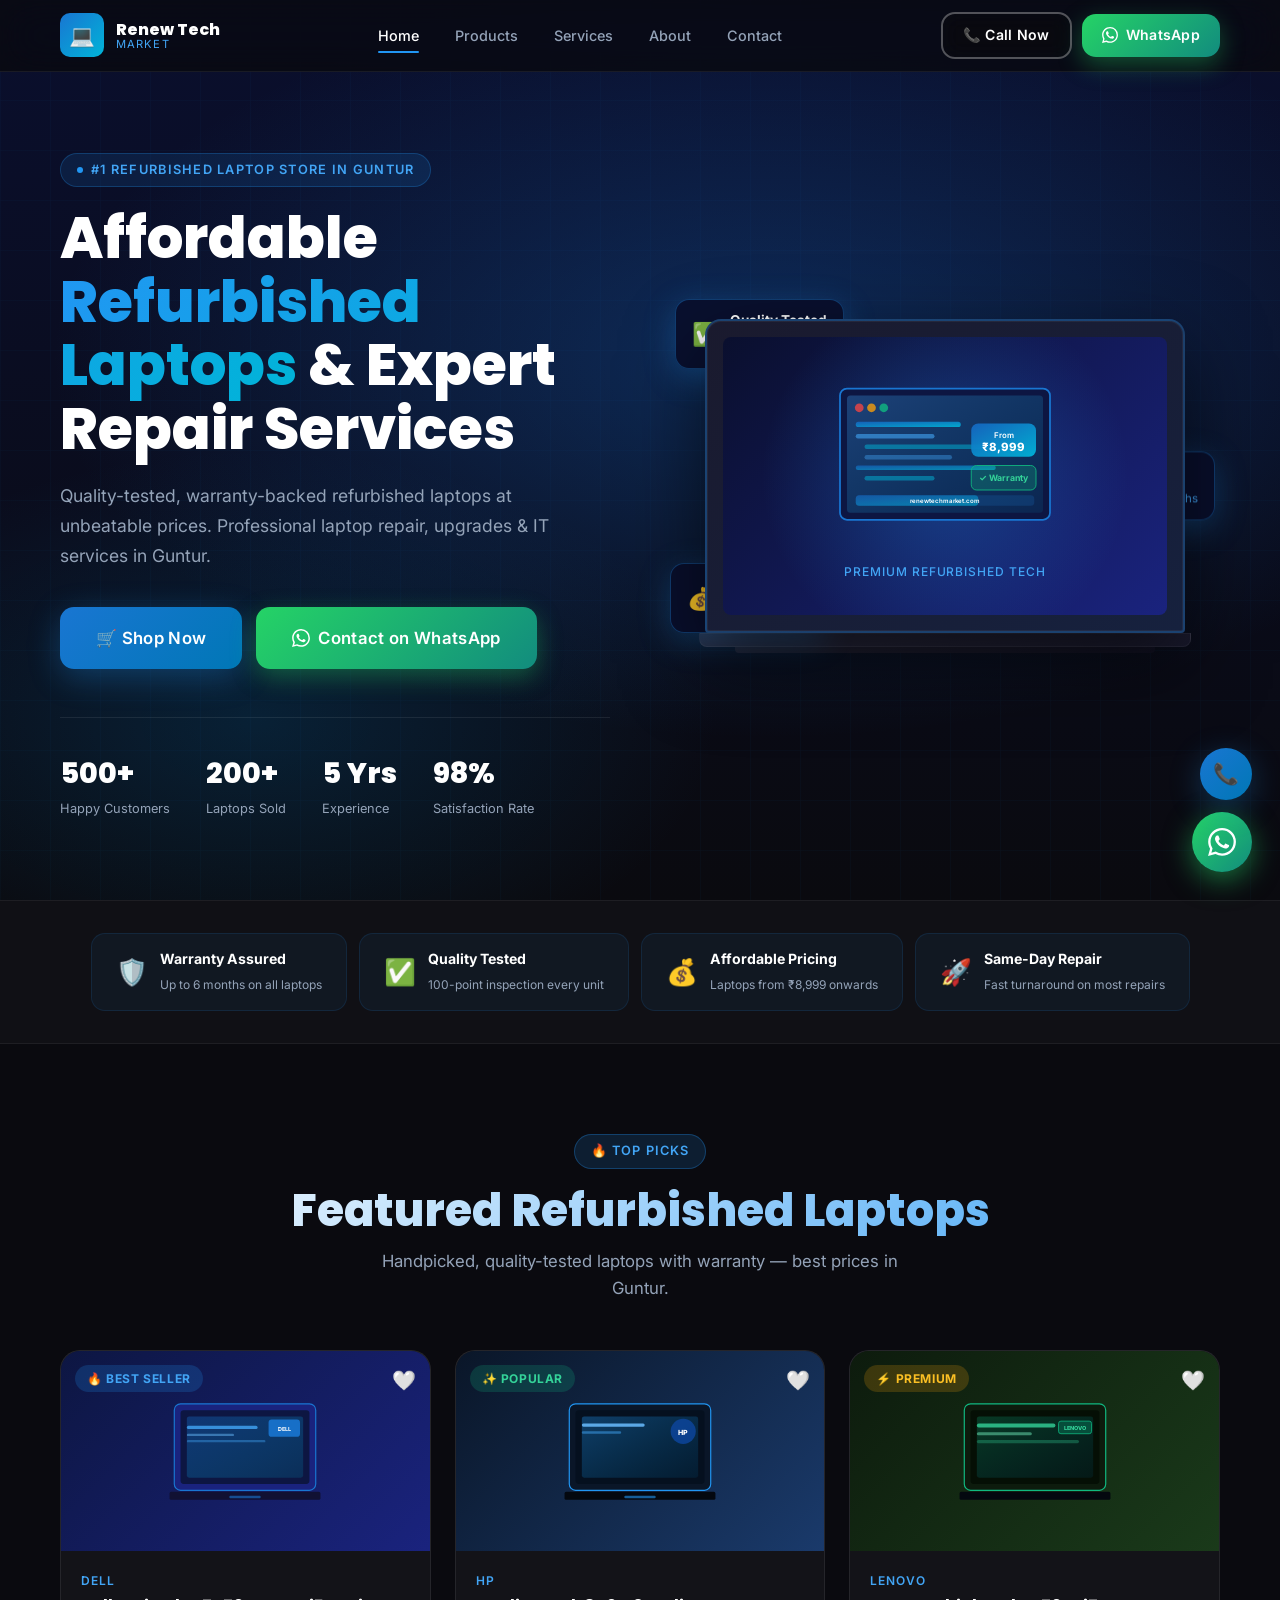
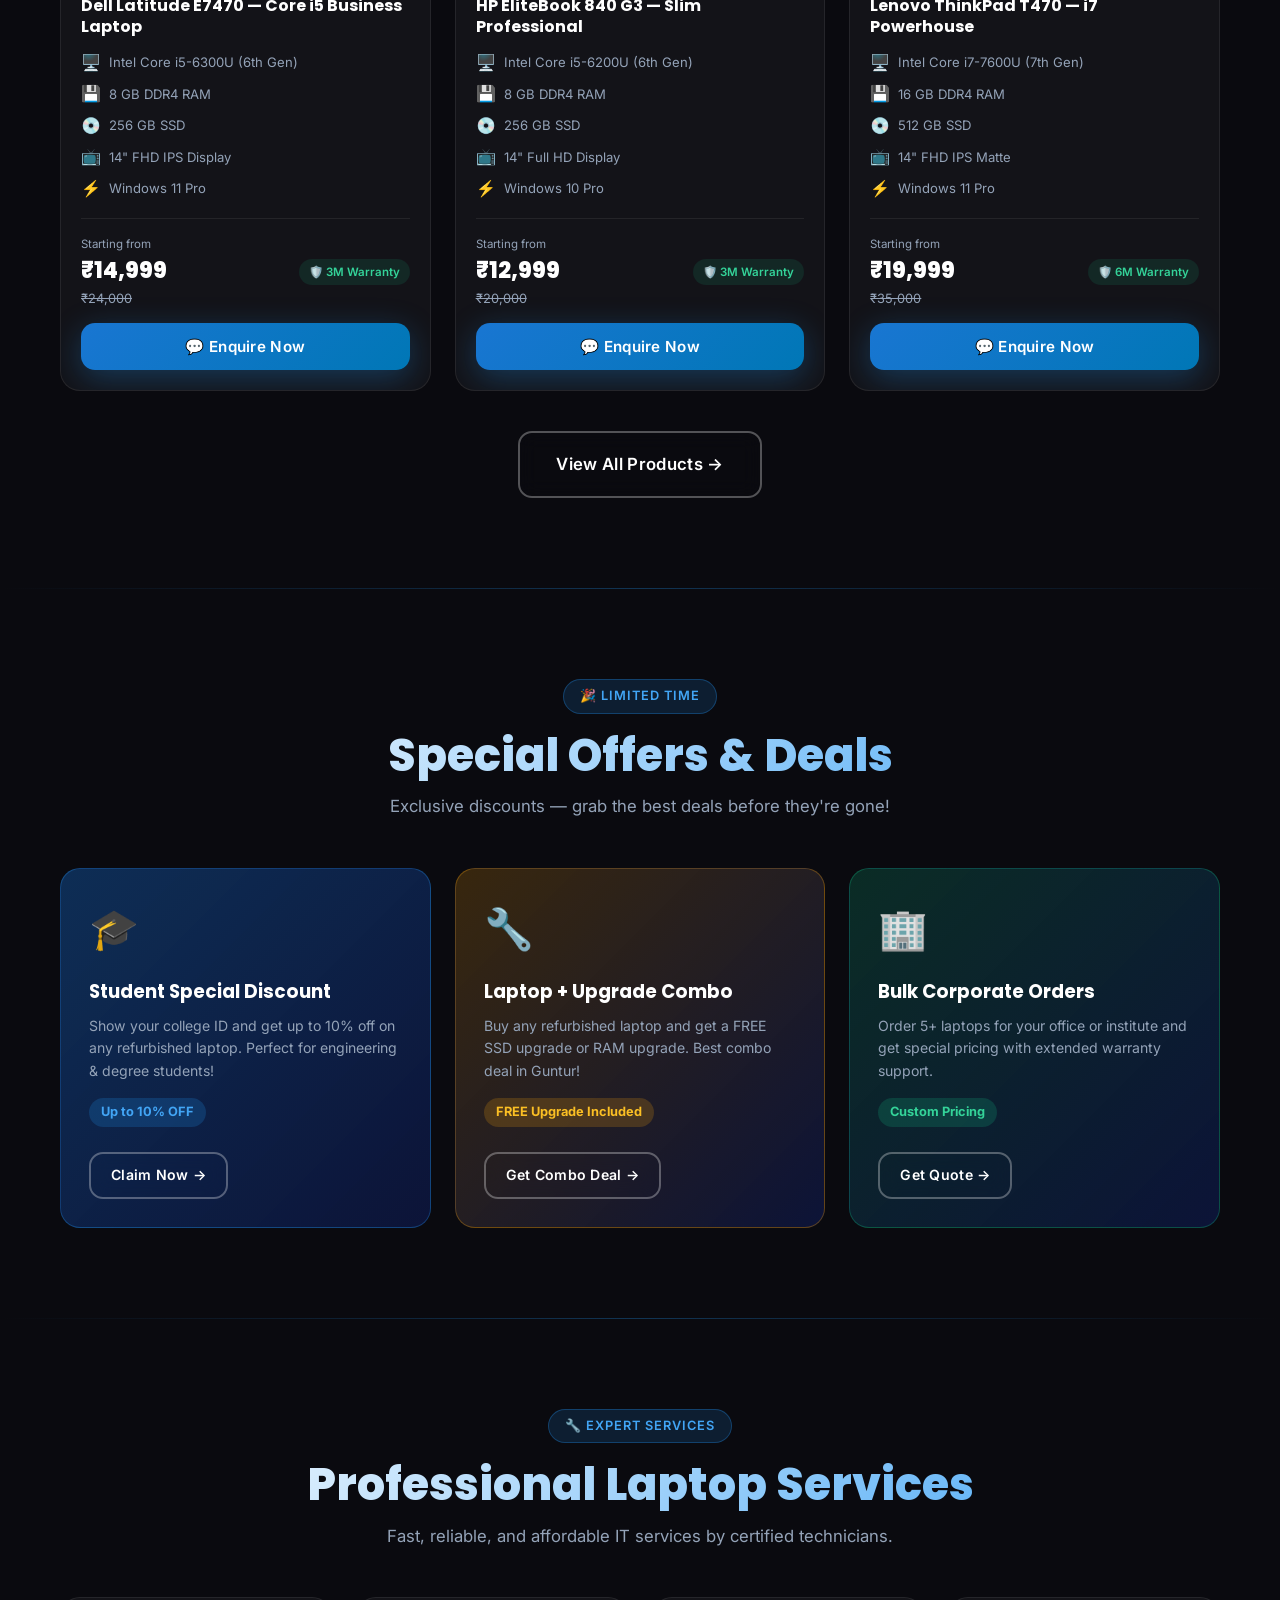
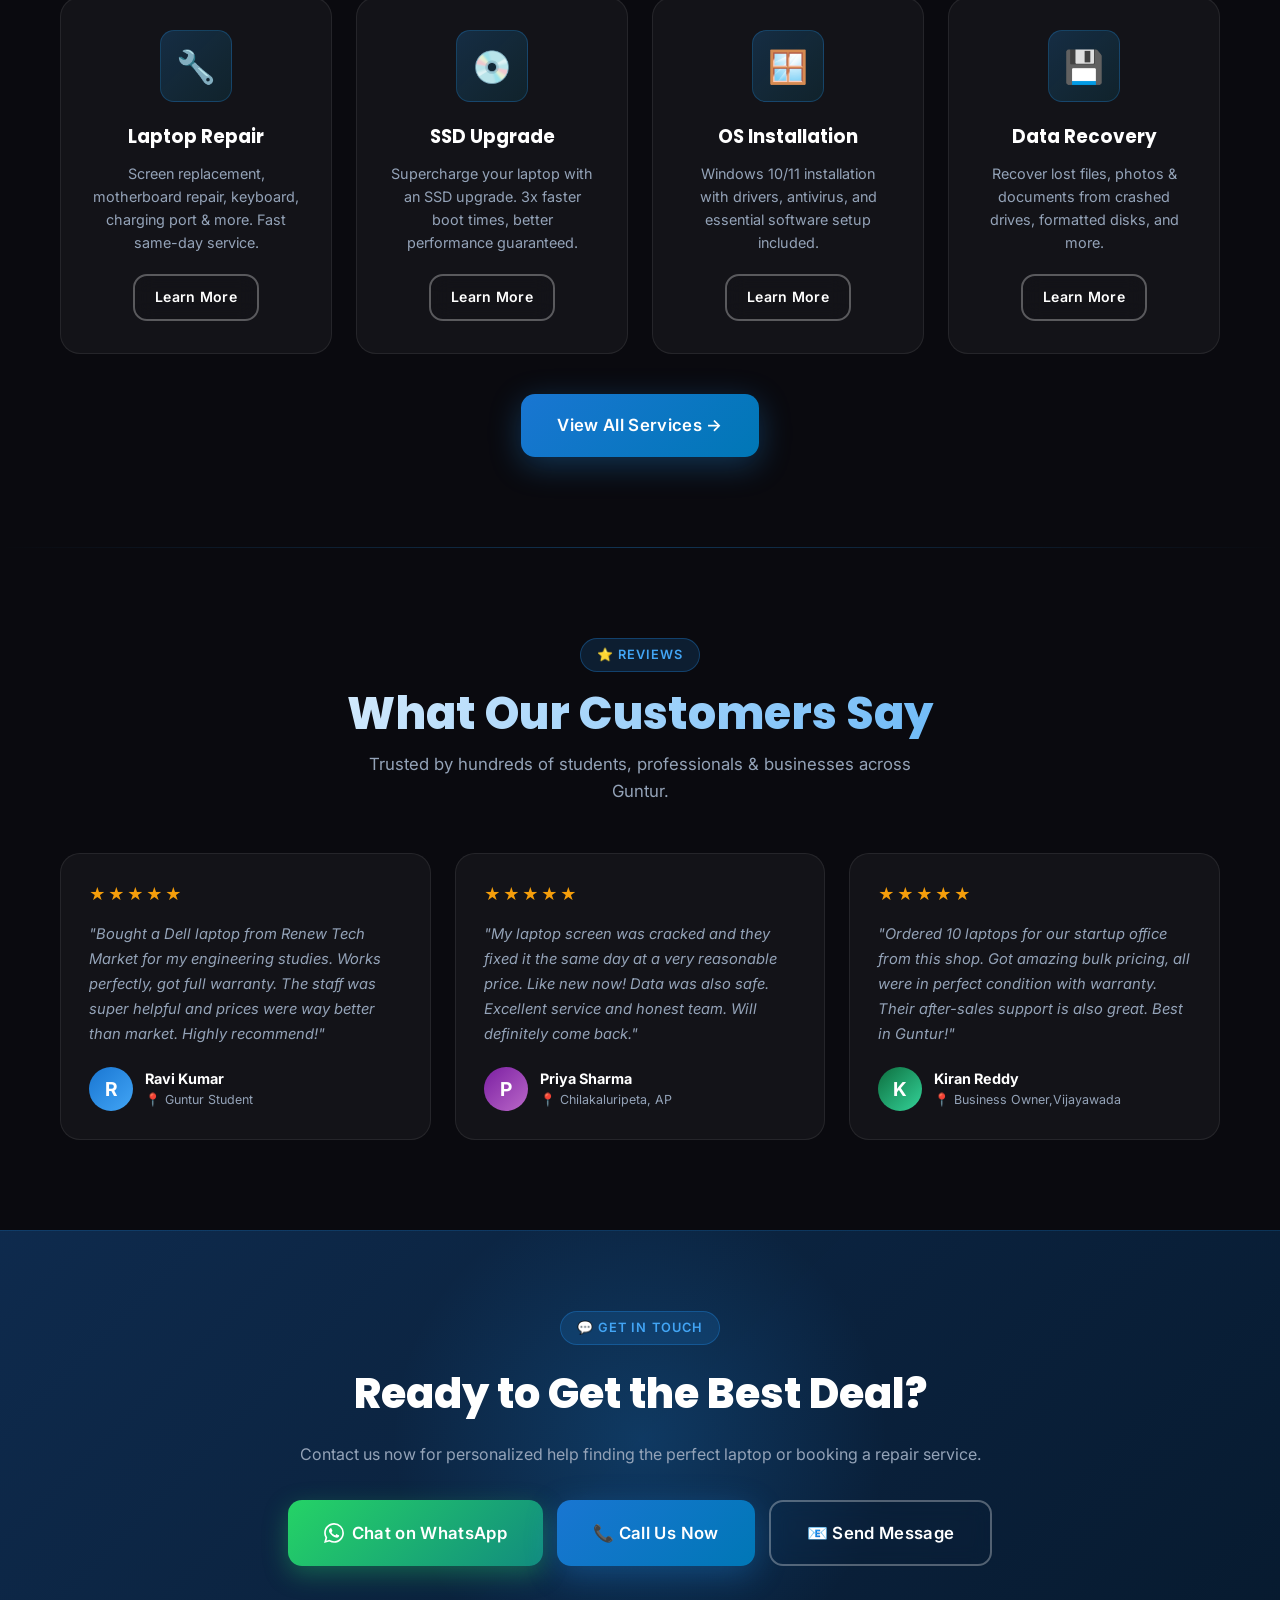
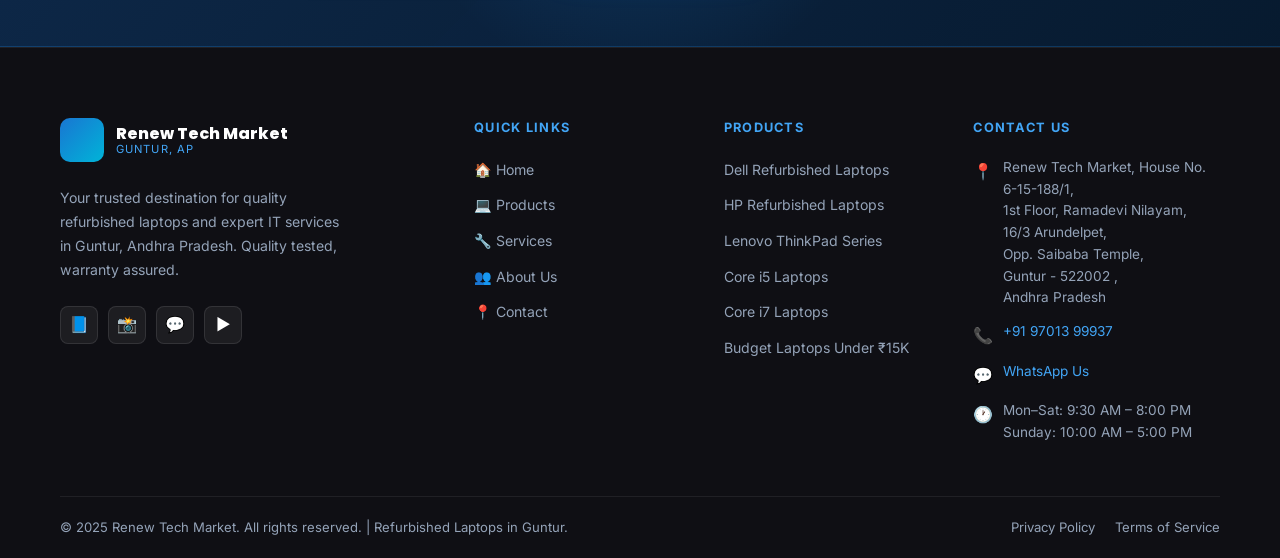
<file: index.html>
<!DOCTYPE html>
<html lang="en">
<head>
  <meta charset="UTF-8" />
  <meta name="viewport" content="width=device-width, initial-scale=1.0" />
  <title>Renew Tech Market – Affordable Refurbished Laptops & Repair in Guntur</title>
  <meta name="description" content="Buy quality refurbished laptops at best price in Guntur. Expert laptop repair, SSD upgrades, OS installation & data recovery. Warranty guaranteed. Call or WhatsApp now!" />
  <meta name="keywords" content="refurbished laptops Guntur, laptop repair near me, used laptops best price, second hand laptops Guntur, laptop upgrade Andhra Pradesh" />
  <meta property="og:title" content="Renew Tech Market – Affordable Refurbished Laptops & Repair" />
  <meta property="og:description" content="Quality refurbished laptops with warranty & expert IT services in Guntur." />
  <meta property="og:type" content="website" />
  <link rel="stylesheet" href="styles.css" />
  <link rel="icon" href="data:image/svg+xml,<svg xmlns='http://www.w3.org/2000/svg' viewBox='0 0 100 100'><text y='.9em' font-size='90'>💻</text></svg>" />
</head>
<body>

<!-- ======================================================
     NAVBAR
====================================================== -->
<nav class="navbar" id="navbar" role="navigation" aria-label="Main navigation">
  <div class="container">
    <div class="nav-inner">
      <a href="index.html" class="nav-logo" aria-label="Renew Tech Market Home">
        <div class="logo-icon" aria-hidden="true">💻</div>
        <div class="logo-text">
          <strong>Renew Tech</strong>
          <span>Market</span>
        </div>
      </a>
        <ul class="nav-links" role="list">
        <li><a href="index.html"    class="nav-link" data-page="index.html"    aria-current="page">Home</a></li>
        <li><a href="products.html" class="nav-link" data-page="products.html">Products</a></li>
        <li><a href="services.html" class="nav-link" data-page="services.html">Services</a></li>
        <li><a href="about.html"    class="nav-link" data-page="about.html">About</a></li>
        <li><a href="contact.html"  class="nav-link" data-page="contact.html">Contact</a></li>
      </ul>

      <div class="nav-cta">
        <a href="tel:+919701399937" class="btn btn-outline btn-sm" aria-label="Call us">📞 Call Now</a>
        <a href="https://wa.me/919701399937" class="btn btn-whatsapp btn-sm" target="_blank" rel="noopener" aria-label="Chat on WhatsApp">
          <svg width="16" height="16" viewBox="0 0 24 24" fill="currentColor" aria-hidden="true"><path d="M17.472 14.382c-.297-.149-1.758-.867-2.03-.967-.273-.099-.471-.148-.67.15-.197.297-.767.966-.94 1.164-.173.199-.347.223-.644.075-.297-.15-1.255-.463-2.39-1.475-.883-.788-1.48-1.761-1.653-2.059-.173-.297-.018-.458.13-.606.134-.133.298-.347.446-.52.149-.174.198-.298.298-.497.099-.198.05-.371-.025-.52-.075-.149-.669-1.612-.916-2.207-.242-.579-.487-.5-.669-.51-.173-.008-.371-.01-.57-.01-.198 0-.52.074-.792.372-.272.297-1.04 1.016-1.04 2.479 0 1.462 1.065 2.875 1.213 3.074.149.198 2.096 3.2 5.077 4.487.709.306 1.262.489 1.694.625.712.227 1.36.195 1.871.118.571-.085 1.758-.719 2.006-1.413.248-.694.248-1.289.173-1.413-.074-.124-.272-.198-.57-.347m-5.421 7.403h-.004a9.87 9.87 0 01-5.031-1.378l-.361-.214-3.741.982.998-3.648-.235-.374a9.86 9.86 0 01-1.51-5.26c.001-5.45 4.436-9.884 9.888-9.884 2.64 0 5.122 1.03 6.988 2.898a9.825 9.825 0 012.893 6.994c-.003 5.45-4.437 9.884-9.885 9.884m8.413-18.297A11.815 11.815 0 0012.05 0C5.495 0 .16 5.335.157 11.892c0 2.096.547 4.142 1.588 5.945L.057 24l6.305-1.654a11.882 11.882 0 005.683 1.448h.005c6.554 0 11.89-5.335 11.893-11.893a11.821 11.821 0 00-3.48-8.413z"/></svg>
          WhatsApp
        </a>
      </div>

      <button class="nav-toggle" id="navToggle" aria-label="Toggle menu" aria-expanded="false">
        <span></span><span></span><span></span>
      </button>
    </div>
  </div>
</nav>

<!-- mobile menu -->
<div class="nav-mobile" id="navMobile" role="dialog" aria-label="Mobile navigation">
  <a href="index.html"    class="nav-link" data-page="index.html">🏠 Home</a>
  <a href="products.html" class="nav-link" data-page="products.html">💻 Products</a>
  <a href="services.html" class="nav-link" data-page="services.html">🔧 Services</a>
  <a href="about.html"    class="nav-link" data-page="about.html">👥 About Us</a>
  <a href="contact.html"  class="nav-link" data-page="contact.html">📍 Contact</a>
  <div class="nav-cta">
    <a href="tel:+919701399937" class="btn btn-outline">📞 Call Now</a>
    <a href="https://wa.me/919876543210" class="btn btn-whatsapp" target="_blank" rel="noopener">💬 WhatsApp</a>
  </div>
</div>

<!-- ======================================================
     FLOATING BUTTONS
====================================================== -->
<a href="https://wa.me/919701399937?text=Hi!%20I%20found%20your%20website.%20I%27m%20interested%20in%20your%20laptops%20and%20services."
   class="float-whatsapp" target="_blank" rel="noopener" aria-label="Chat on WhatsApp" title="Chat on WhatsApp">
  <svg width="28" height="28" viewBox="0 0 24 24" fill="white" aria-hidden="true"><path d="M17.472 14.382c-.297-.149-1.758-.867-2.03-.967-.273-.099-.471-.148-.67.15-.197.297-.767.966-.94 1.164-.173.199-.347.223-.644.075-.297-.15-1.255-.463-2.39-1.475-.883-.788-1.48-1.761-1.653-2.059-.173-.297-.018-.458.13-.606.134-.133.298-.347.446-.52.149-.174.198-.298.298-.497.099-.198.05-.371-.025-.52-.075-.149-.669-1.612-.916-2.207-.242-.579-.487-.5-.669-.51-.173-.008-.371-.01-.57-.01-.198 0-.52.074-.792.372-.272.297-1.04 1.016-1.04 2.479 0 1.462 1.065 2.875 1.213 3.074.149.198 2.096 3.2 5.077 4.487.709.306 1.262.489 1.694.625.712.227 1.36.195 1.871.118.571-.085 1.758-.719 2.006-1.413.248-.694.248-1.289.173-1.413-.074-.124-.272-.198-.57-.347m-5.421 7.403h-.004a9.87 9.87 0 01-5.031-1.378l-.361-.214-3.741.982.998-3.648-.235-.374a9.86 9.86 0 01-1.51-5.26c.001-5.45 4.436-9.884 9.888-9.884 2.64 0 5.122 1.03 6.988 2.898a9.825 9.825 0 012.893 6.994c-.003 5.45-4.437 9.884-9.885 9.884m8.413-18.297A11.815 11.815 0 0012.05 0C5.495 0 .16 5.335.157 11.892c0 2.096.547 4.142 1.588 5.945L.057 24l6.305-1.654a11.882 11.882 0 005.683 1.448h.005c6.554 0 11.89-5.335 11.893-11.893a11.821 11.821 0 00-3.48-8.413z"/></svg>
</a>
<a href="tel:+919701399937" class="float-call" aria-label="Call us" title="Call Now">📞</a>

<!-- ======================================================
     HERO
====================================================== -->
<section class="hero" id="hero" aria-label="Hero banner">
  <div class="hero-bg" aria-hidden="true"></div>
  <div class="hero-grid" aria-hidden="true"></div>

  <div class="container">
    <div class="hero-inner">
      <!-- Left: Copy -->
      <div class="hero-copy">
        <div class="hero-eyebrow">
          <span class="dot" aria-hidden="true"></span>
          #1 Refurbished Laptop Store in Guntur
        </div>

        <h1 class="hero-title">
          Affordable <span class="highlight">Refurbished Laptops</span> &amp; Expert Repair Services
        </h1>

        <p class="hero-sub">
          Quality-tested, warranty-backed refurbished laptops at unbeatable prices. Professional laptop repair, upgrades &amp; IT services in Guntur.
        </p>

        <div class="hero-actions">
          <a href="products.html" class="btn btn-primary btn-lg" id="heroShopNow">
            🛒 Shop Now
          </a>
          <a href="https://wa.me/919701399937?text=Hi!%20I%20want%20to%20buy%20a%20refurbished%20laptop." class="btn btn-whatsapp btn-lg" target="_blank" rel="noopener" id="heroWhatsApp">
            <svg width="18" height="18" viewBox="0 0 24 24" fill="currentColor" aria-hidden="true"><path d="M17.472 14.382c-.297-.149-1.758-.867-2.03-.967-.273-.099-.471-.148-.67.15-.197.297-.767.966-.94 1.164-.173.199-.347.223-.644.075-.297-.15-1.255-.463-2.39-1.475-.883-.788-1.48-1.761-1.653-2.059-.173-.297-.018-.458.13-.606.134-.133.298-.347.446-.52.149-.174.198-.298.298-.497.099-.198.05-.371-.025-.52-.075-.149-.669-1.612-.916-2.207-.242-.579-.487-.5-.669-.51-.173-.008-.371-.01-.57-.01-.198 0-.52.074-.792.372-.272.297-1.04 1.016-1.04 2.479 0 1.462 1.065 2.875 1.213 3.074.149.198 2.096 3.2 5.077 4.487.709.306 1.262.489 1.694.625.712.227 1.36.195 1.871.118.571-.085 1.758-.719 2.006-1.413.248-.694.248-1.289.173-1.413-.074-.124-.272-.198-.57-.347m-5.421 7.403h-.004a9.87 9.87 0 01-5.031-1.378l-.361-.214-3.741.982.998-3.648-.235-.374a9.86 9.86 0 01-1.51-5.26c.001-5.45 4.436-9.884 9.888-9.884 2.64 0 5.122 1.03 6.988 2.898a9.825 9.825 0 012.893 6.994c-.003 5.45-4.437 9.884-9.885 9.884m8.413-18.297A11.815 11.815 0 0012.05 0C5.495 0 .16 5.335.157 11.892c0 2.096.547 4.142 1.588 5.945L.057 24l6.305-1.654a11.882 11.882 0 005.683 1.448h.005c6.554 0 11.89-5.335 11.893-11.893a11.821 11.821 0 00-3.48-8.413z"/></svg>
            Contact on WhatsApp
          </a>
        </div>

        <div class="hero-stats" aria-label="Business stats">
          <div class="stat-item">
            <span class="stat-num" data-target="500" data-suffix="+">0+</span>
            <span class="stat-label">Happy Customers</span>
          </div>
          <div class="stat-item">
            <span class="stat-num" data-target="200" data-suffix="+">0+</span>
            <span class="stat-label">Laptops Sold</span>
          </div>
          <div class="stat-item">
            <span class="stat-num" data-target="5" data-suffix=" Yrs">0</span>
            <span class="stat-label">Experience</span>
          </div>
          <div class="stat-item">
            <span class="stat-num" data-target="98" data-suffix="%">0%</span>
            <span class="stat-label">Satisfaction Rate</span>
          </div>
        </div>
      </div>

      <!-- Right: Visual -->
      <div class="hero-visual" aria-hidden="true">
        <div class="laptop-showcase">
          <!-- floating badges -->
          <div class="floating-badge top-left">
            <span class="badge-icon">✅</span>
            <div class="badge-info">
              <strong>Quality Tested</strong>
              <span>100-point check</span>
            </div>
          </div>
          <div class="floating-badge mid-right">
            <span class="badge-icon">🛡️</span>
            <div class="badge-info">
              <strong>Warranty</strong>
              <span>Up to 6 months</span>
            </div>
          </div>
          <div class="floating-badge bot-left">
            <span class="badge-icon">💰</span>
            <div class="badge-info">
              <strong>Best Price</strong>
              <span>Starting ₹8,999</span>
            </div>
          </div>

          <!-- Laptop frame -->
          <div class="laptop-frame">
            <div class="laptop-screen">
              <div class="screen-glow"></div>
              <div class="screen-content" style="position:relative;z-index:1;">
                <!-- SVG laptop illustration on screen -->
                <svg viewBox="0 0 320 200" xmlns="http://www.w3.org/2000/svg" style="width:100%;max-width:280px;margin:0 auto;">
                  <defs>
                    <linearGradient id="g1" x1="0%" y1="0%" x2="100%" y2="100%">
                      <stop offset="0%" style="stop-color:#1565c0"/>
                      <stop offset="100%" style="stop-color:#00b4d8"/>
                    </linearGradient>
                    <linearGradient id="g2" x1="0%" y1="0%" x2="100%" y2="100%">
                      <stop offset="0%" style="stop-color:#42a5f5;stop-opacity:.3"/>
                      <stop offset="100%" style="stop-color:#00b4d8;stop-opacity:.1"/>
                    </linearGradient>
                  </defs>
                  <!-- Screen body -->
                  <rect x="40" y="20" width="240" height="150" rx="8" fill="#0d1642" stroke="#1976d2" stroke-width="2"/>
                  <rect x="48" y="28" width="224" height="134" rx="4" fill="url(#g2)"/>
                  <!-- Window dots -->
                  <circle cx="62" cy="42" r="5" fill="#ef4444" opacity=".8"/>
                  <circle cx="76" cy="42" r="5" fill="#f59e0b" opacity=".8"/>
                  <circle cx="90" cy="42" r="5" fill="#10b981" opacity=".8"/>
                  <!-- Code lines -->
                  <rect x="58" y="58" width="120" height="6" rx="3" fill="url(#g1)" opacity=".9"/>
                  <rect x="58" y="72" width="90" height="5" rx="2.5" fill="#42a5f5" opacity=".6"/>
                  <rect x="68" y="84" width="140" height="5" rx="2.5" fill="#00b4d8" opacity=".5"/>
                  <rect x="68" y="96" width="100" height="5" rx="2.5" fill="#42a5f5" opacity=".4"/>
                  <rect x="58" y="108" width="160" height="5" rx="2.5" fill="url(#g1)" opacity=".7"/>
                  <rect x="68" y="120" width="80" height="5" rx="2.5" fill="#00b4d8" opacity=".5"/>
                  <!-- Price tag -->
                  <rect x="190" y="60" width="74" height="38" rx="8" fill="url(#g1)" opacity=".95"/>
                  <text x="227" y="76" text-anchor="middle" fill="white" font-size="9" font-weight="600" font-family="Inter,sans-serif">From</text>
                  <text x="227" y="91" text-anchor="middle" fill="white" font-size="13" font-weight="800" font-family="Inter,sans-serif">₹8,999</text>
                  <!-- Checkmark badge -->
                  <rect x="190" y="108" width="74" height="28" rx="6" fill="rgba(16,185,129,.25)" stroke="#10b981" stroke-width="1"/>
                  <text x="227" y="126" text-anchor="middle" fill="#34d399" font-size="10" font-weight="700" font-family="Inter,sans-serif">✓ Warranty</text>
                  <!-- Bottom bar -->
                  <rect x="58" y="142" width="204" height="12" rx="4" fill="rgba(33,150,243,.15)"/>
                  <rect x="58" y="142" width="140" height="12" rx="4" fill="url(#g1)" opacity=".6"/>
                  <text x="160" y="151" text-anchor="middle" fill="white" font-size="7" font-weight="600" font-family="Inter,sans-serif">renewtechmarket.com</text>
                </svg>
                <p style="color:#42a5f5;font-size:.75rem;margin-top:8px;font-weight:500;letter-spacing:.08em;">PREMIUM REFURBISHED TECH</p>
              </div>
            </div>
          </div>
          <div class="laptop-base"></div>
          <div class="laptop-hinge"></div>
        </div>
      </div>
    </div>
  </div>
</section>

<!-- ======================================================
     TRUST BADGES STRIP
====================================================== -->
<div class="trust-strip" aria-label="Trust badges">
  <div class="container">
    <div class="trust-strip-inner">
      <div class="trust-item" data-aos="fade-up">
        <span class="trust-icon" aria-hidden="true">🛡️</span>
        <div class="trust-text">
          <strong>Warranty Assured</strong>
          <span>Up to 6 months on all laptops</span>
        </div>
      </div>
      <div class="trust-item" data-aos="fade-up" style="transition-delay:.1s">
        <span class="trust-icon" aria-hidden="true">✅</span>
        <div class="trust-text">
          <strong>Quality Tested</strong>
          <span>100-point inspection every unit</span>
        </div>
      </div>
      <div class="trust-item" data-aos="fade-up" style="transition-delay:.2s">
        <span class="trust-icon" aria-hidden="true">💰</span>
        <div class="trust-text">
          <strong>Affordable Pricing</strong>
          <span>Laptops from ₹8,999 onwards</span>
        </div>
      </div>
      <div class="trust-item" data-aos="fade-up" style="transition-delay:.3s">
        <span class="trust-icon" aria-hidden="true">🚀</span>
        <div class="trust-text">
          <strong>Same-Day Repair</strong>
          <span>Fast turnaround on most repairs</span>
        </div>
      </div>
    </div>
  </div>
</div>

<!-- ======================================================
     FEATURED PRODUCTS
====================================================== -->
<section class="section" id="featured-products" aria-label="Featured products">
  <div class="container">
    <div class="text-center" data-aos="fade-up">
      <div class="section-badge">🔥 Top Picks</div>
      <h2 class="section-title">Featured Refurbished Laptops</h2>
      <p class="section-sub">Handpicked, quality-tested laptops with warranty — best prices in Guntur.</p>
    </div>

    <div class="products-grid" style="margin-top:48px;" id="featuredGrid">

      <!-- Card 1 -->
      <article class="product-card" data-aos="fade-up" data-brand="dell" data-ram="8gb" data-price="14999" aria-label="Dell Latitude E7470 laptop">
        <div class="product-img-wrap">
          <span class="badge badge-blue">🔥 Best Seller</span>
          <span class="wish" aria-label="Add to wishlist" role="button" tabindex="0">🤍</span>
          <svg class="laptop-svg" viewBox="0 0 200 140" xmlns="http://www.w3.org/2000/svg" aria-hidden="true">
            <rect x="10" y="10" width="180" height="110" rx="8" fill="#1a237e" stroke="#1976d2" stroke-width="1.5"/>
            <rect x="18" y="18" width="164" height="94" rx="4" fill="#0d1642"/>
            <rect x="26" y="26" width="148" height="78" rx="3" fill="url(#gs1)"/>
            <defs><linearGradient id="gs1" x1="0" y1="0" x2="1" y2="1"><stop offset="0%" stop-color="#1565c0" stop-opacity=".4"/><stop offset="100%" stop-color="#00b4d8" stop-opacity=".15"/></linearGradient></defs>
            <rect x="26" y="38" width="90" height="4" rx="2" fill="#42a5f5" opacity=".8"/>
            <rect x="26" y="48" width="60" height="3" rx="1.5" fill="#64b5f6" opacity=".5"/>
            <rect x="26" y="56" width="100" height="3" rx="1.5" fill="#42a5f5" opacity=".4"/>
            <rect x="130" y="30" width="40" height="22" rx="4" fill="#1976d2" opacity=".9"/>
            <text x="150" y="44" text-anchor="middle" fill="white" font-size="7" font-weight="700" font-family="Inter">DELL</text>
            <rect x="4" y="122" width="192" height="10" rx="2" fill="#111133"/>
            <rect x="80" y="127" width="40" height="3" rx="1.5" fill="#1976d2" opacity=".6"/>
          </svg>
        </div>
        <div class="product-body">
          <div class="product-brand">Dell</div>
          <h3 class="product-name">Dell Latitude E7470 — Core i5 Business Laptop</h3>
          <ul class="specs-list" aria-label="Specifications">
            <li class="spec-item"><span class="spec-icon">🖥️</span> Intel Core i5-6300U (6th Gen)</li>
            <li class="spec-item"><span class="spec-icon">💾</span> 8 GB DDR4 RAM</li>
            <li class="spec-item"><span class="spec-icon">💿</span> 256 GB SSD</li>
            <li class="spec-item"><span class="spec-icon">📺</span> 14" FHD IPS Display</li>
            <li class="spec-item"><span class="spec-icon">⚡</span> Windows 11 Pro</li>
          </ul>
          <div class="product-footer">
            <div class="product-price">
              <span class="price-label">Starting from</span>
              <span class="price-amount">₹14,999</span>
              <span class="price-old">₹24,000</span>
            </div>
            <span class="warranty-chip">🛡️ 3M Warranty</span>
          </div>
          <button class="btn btn-primary" style="width:100%;justify-content:center;margin-top:14px;" data-enquire="Dell Latitude E7470" id="enquire-dell-e7470">
            💬 Enquire Now
          </button>
        </div>
      </article>

      <!-- Card 2 -->
      <article class="product-card" data-aos="fade-up" style="transition-delay:.1s" data-brand="hp" data-ram="8gb" data-price="12999" aria-label="HP EliteBook 840 laptop">
        <div class="product-img-wrap" style="background:linear-gradient(135deg,#0a1628,#1a3a6b)">
          <span class="badge badge-green">✨ Popular</span>
          <span class="wish" aria-label="Add to wishlist" role="button" tabindex="0">🤍</span>
          <svg class="laptop-svg" viewBox="0 0 200 140" xmlns="http://www.w3.org/2000/svg" aria-hidden="true">
            <rect x="10" y="10" width="180" height="110" rx="8" fill="#0a1628" stroke="#2196f3" stroke-width="1.5"/>
            <rect x="18" y="18" width="164" height="94" rx="4" fill="#05101f"/>
            <rect x="26" y="26" width="148" height="78" rx="3" fill="url(#gs2)"/>
            <defs><linearGradient id="gs2" x1="0" y1="0" x2="1" y2="1"><stop offset="0%" stop-color="#2196f3" stop-opacity=".35"/><stop offset="100%" stop-color="#0077b6" stop-opacity=".12"/></linearGradient></defs>
            <rect x="26" y="35" width="80" height="4" rx="2" fill="#64b5f6" opacity=".9"/>
            <rect x="26" y="45" width="50" height="3" rx="1.5" fill="#42a5f5" opacity=".5"/>
            <circle cx="155" cy="45" r="16" fill="#0d47a1" opacity=".8"/>
            <text x="155" y="49" text-anchor="middle" fill="white" font-size="9" font-weight="800" font-family="Inter">HP</text>
            <rect x="4" y="122" width="192" height="10" rx="2" fill="#04080f"/>
            <rect x="80" y="127" width="40" height="3" rx="1.5" fill="#2196f3" opacity=".6"/>
          </svg>
        </div>
        <div class="product-body">
          <div class="product-brand">HP</div>
          <h3 class="product-name">HP EliteBook 840 G3 — Slim Professional</h3>
          <ul class="specs-list" aria-label="Specifications">
            <li class="spec-item"><span class="spec-icon">🖥️</span> Intel Core i5-6200U (6th Gen)</li>
            <li class="spec-item"><span class="spec-icon">💾</span> 8 GB DDR4 RAM</li>
            <li class="spec-item"><span class="spec-icon">💿</span> 256 GB SSD</li>
            <li class="spec-item"><span class="spec-icon">📺</span> 14" Full HD Display</li>
            <li class="spec-item"><span class="spec-icon">⚡</span> Windows 10 Pro</li>
          </ul>
          <div class="product-footer">
            <div class="product-price">
              <span class="price-label">Starting from</span>
              <span class="price-amount">₹12,999</span>
              <span class="price-old">₹20,000</span>
            </div>
            <span class="warranty-chip">🛡️ 3M Warranty</span>
          </div>
          <button class="btn btn-primary" style="width:100%;justify-content:center;margin-top:14px;" data-enquire="HP EliteBook 840 G3" id="enquire-hp-elitebook">
            💬 Enquire Now
          </button>
        </div>
      </article>

      <!-- Card 3 -->
      <article class="product-card" data-aos="fade-up" style="transition-delay:.2s" data-brand="lenovo" data-ram="16gb" data-price="19999" aria-label="Lenovo ThinkPad X1 Carbon laptop">
        <div class="product-img-wrap" style="background:linear-gradient(135deg,#0d1b0d,#1a3a1a)">
          <span class="badge badge-orange">⚡ Premium</span>
          <span class="wish" aria-label="Add to wishlist" role="button" tabindex="0">🤍</span>
          <svg class="laptop-svg" viewBox="0 0 200 140" xmlns="http://www.w3.org/2000/svg" aria-hidden="true">
            <rect x="10" y="10" width="180" height="110" rx="8" fill="#0d1b0d" stroke="#10b981" stroke-width="1.5"/>
            <rect x="18" y="18" width="164" height="94" rx="4" fill="#050f05"/>
            <rect x="26" y="26" width="148" height="78" rx="3" fill="url(#gs3)"/>
            <defs><linearGradient id="gs3" x1="0" y1="0" x2="1" y2="1"><stop offset="0%" stop-color="#10b981" stop-opacity=".25"/><stop offset="100%" stop-color="#0077b6" stop-opacity=".1"/></linearGradient></defs>
            <rect x="26" y="35" width="100" height="5" rx="2.5" fill="#34d399" opacity=".8"/>
            <rect x="26" y="46" width="70" height="4" rx="2" fill="#6ee7b7" opacity=".5"/>
            <rect x="26" y="56" width="130" height="4" rx="2" fill="#34d399" opacity=".3"/>
            <rect x="130" y="32" width="42" height="16" rx="3" fill="#064e3b" stroke="#10b981" stroke-width="1"/>
            <text x="151" y="43" text-anchor="middle" fill="#34d399" font-size="7" font-weight="800" font-family="Inter">LENOVO</text>
            <rect x="4" y="122" width="192" height="10" rx="2" fill="#04080f"/>
          </svg>
        </div>
        <div class="product-body">
          <div class="product-brand">Lenovo</div>
          <h3 class="product-name">Lenovo ThinkPad T470 — i7 Powerhouse</h3>
          <ul class="specs-list" aria-label="Specifications">
            <li class="spec-item"><span class="spec-icon">🖥️</span> Intel Core i7-7600U (7th Gen)</li>
            <li class="spec-item"><span class="spec-icon">💾</span> 16 GB DDR4 RAM</li>
            <li class="spec-item"><span class="spec-icon">💿</span> 512 GB SSD</li>
            <li class="spec-item"><span class="spec-icon">📺</span> 14" FHD IPS Matte</li>
            <li class="spec-item"><span class="spec-icon">⚡</span> Windows 11 Pro</li>
          </ul>
          <div class="product-footer">
            <div class="product-price">
              <span class="price-label">Starting from</span>
              <span class="price-amount">₹19,999</span>
              <span class="price-old">₹35,000</span>
            </div>
            <span class="warranty-chip">🛡️ 6M Warranty</span>
          </div>
          <button class="btn btn-primary" style="width:100%;justify-content:center;margin-top:14px;" data-enquire="Lenovo ThinkPad T470" id="enquire-lenovo-t470">
            💬 Enquire Now
          </button>
        </div>
      </article>
    </div>

    <div class="text-center" style="margin-top:40px;" data-aos="fade-up">
      <a href="products.html" class="btn btn-outline btn-lg" id="viewAllProducts">View All Products →</a>
    </div>
  </div>
</section>

<div class="divider"></div>

<!-- ======================================================
     SPECIAL OFFERS
====================================================== -->
<section class="section" id="offers" aria-label="Special offers and deals">
  <div class="container">
    <div class="text-center" data-aos="fade-up">
      <div class="section-badge">🎉 Limited Time</div>
      <h2 class="section-title">Special Offers & Deals</h2>
      <p class="section-sub">Exclusive discounts — grab the best deals before they're gone!</p>
    </div>

    <div class="offers-grid" style="margin-top:48px;">
      <div class="offer-card offer-card-1" data-aos="fade-up">
        <div class="offer-emoji" aria-hidden="true">🎓</div>
        <h3 class="offer-title">Student Special Discount</h3>
        <p class="offer-desc">Show your college ID and get up to 10% off on any refurbished laptop. Perfect for engineering & degree students!</p>
        <span class="offer-tag offer-tag-1">Up to 10% OFF</span>
        <br><br>
        <a href="https://wa.me/919876543210?text=Hi!%20I%20want%20to%20claim%20the%20student%20discount." class="btn btn-outline btn-sm" target="_blank" rel="noopener" id="offerStudentCTA">Claim Now →</a>
      </div>
      <div class="offer-card offer-card-2" data-aos="fade-up" style="transition-delay:.1s">
        <div class="offer-emoji" aria-hidden="true">🔧</div>
        <h3 class="offer-title">Laptop + Upgrade Combo</h3>
        <p class="offer-desc">Buy any refurbished laptop and get a FREE SSD upgrade or RAM upgrade. Best combo deal in Guntur!</p>
        <span class="offer-tag offer-tag-2">FREE Upgrade Included</span>
        <br><br>
        <a href="https://wa.me/919876543210?text=Hi!%20I%20want%20the%20Laptop+Upgrade%20combo%20deal." class="btn btn-outline btn-sm" target="_blank" rel="noopener" id="offerComboCTA">Get Combo Deal →</a>
      </div>
      <div class="offer-card offer-card-3" data-aos="fade-up" style="transition-delay:.2s">
        <div class="offer-emoji" aria-hidden="true">🏢</div>
        <h3 class="offer-title">Bulk Corporate Orders</h3>
        <p class="offer-desc">Order 5+ laptops for your office or institute and get special pricing with extended warranty support.</p>
        <span class="offer-tag offer-tag-3">Custom Pricing</span>
        <br><br>
        <a href="https://wa.me/919701399937?text=Hi!%20I%20need%20bulk%20laptops%20for%20corporate/institute." class="btn btn-outline btn-sm" target="_blank" rel="noopener" id="offerBulkCTA">Get Quote →</a>
      </div>
    </div>
  </div>
</section>

<div class="divider"></div>

<!-- ======================================================
     SERVICES PREVIEW
====================================================== -->
<section class="section" id="service-highlights" aria-label="Service highlights">
  <div class="container">
    <div class="text-center" data-aos="fade-up">
      <div class="section-badge">🔧 Expert Services</div>
      <h2 class="section-title">Professional Laptop Services</h2>
      <p class="section-sub">Fast, reliable, and affordable IT services by certified technicians.</p>
    </div>

    <div class="services-grid" style="margin-top:48px;">
      <div class="service-card" data-aos="fade-up">
        <div class="service-icon-wrap" aria-hidden="true">🔧</div>
        <h3 class="service-name">Laptop Repair</h3>
        <p class="service-desc">Screen replacement, motherboard repair, keyboard, charging port & more. Fast same-day service.</p>
        <a href="services.html" class="btn btn-outline btn-sm">Learn More</a>
      </div>
      <div class="service-card" data-aos="fade-up" style="transition-delay:.1s">
        <div class="service-icon-wrap" aria-hidden="true">💿</div>
        <h3 class="service-name">SSD Upgrade</h3>
        <p class="service-desc">Supercharge your laptop with an SSD upgrade. 3x faster boot times, better performance guaranteed.</p>
        <a href="services.html" class="btn btn-outline btn-sm">Learn More</a>
      </div>
      <div class="service-card" data-aos="fade-up" style="transition-delay:.2s">
        <div class="service-icon-wrap" aria-hidden="true">🪟</div>
        <h3 class="service-name">OS Installation</h3>
        <p class="service-desc">Windows 10/11 installation with drivers, antivirus, and essential software setup included.</p>
        <a href="services.html" class="btn btn-outline btn-sm">Learn More</a>
      </div>
      <div class="service-card" data-aos="fade-up" style="transition-delay:.3s">
        <div class="service-icon-wrap" aria-hidden="true">💾</div>
        <h3 class="service-name">Data Recovery</h3>
        <p class="service-desc">Recover lost files, photos & documents from crashed drives, formatted disks, and more.</p>
        <a href="services.html" class="btn btn-outline btn-sm">Learn More</a>
      </div>
    </div>

    <div class="text-center" style="margin-top:40px;" data-aos="fade-up">
      <a href="services.html" class="btn btn-primary btn-lg" id="viewAllServices">View All Services →</a>
    </div>
  </div>
</section>

<div class="divider"></div>

<!-- ======================================================
     TESTIMONIALS
====================================================== -->
<section class="section" id="testimonials" aria-label="Customer testimonials">
  <div class="container">
    <div class="text-center" data-aos="fade-up">
      <div class="section-badge">⭐ Reviews</div>
      <h2 class="section-title">What Our Customers Say</h2>
      <p class="section-sub">Trusted by hundreds of students, professionals & businesses across Guntur.</p>
    </div>

    <div class="testimonials-grid" style="margin-top:48px;">

      <article class="testimonial-card" data-aos="fade-up" aria-label="Review by Ravi Kumar">
        <div class="stars" aria-label="5 out of 5 stars">★★★★★</div>
        <p class="testimonial-text">"Bought a Dell laptop from Renew Tech Market for my engineering studies. Works perfectly, got full warranty. The staff was super helpful and prices were way better than market. Highly recommend!"</p>
        <div class="testimonial-author">
          <div class="author-avatar" style="background:linear-gradient(135deg,#1976d2,#42a5f5)" aria-hidden="true">R</div>
          <div>
            <div class="author-name">Ravi Kumar</div>
            <div class="author-loc">📍 Guntur Student</div>
          </div>
        </div>
      </article>

      <article class="testimonial-card" data-aos="fade-up" style="transition-delay:.1s" aria-label="Review by Priya Sharma">
        <div class="stars" aria-label="5 out of 5 stars">★★★★★</div>
        <p class="testimonial-text">"My laptop screen was cracked and they fixed it the same day at a very reasonable price. Like new now! Data was also safe. Excellent service and honest team. Will definitely come back."</p>
        <div class="testimonial-author">
          <div class="author-avatar" style="background:linear-gradient(135deg,#7b1fa2,#ba68c8)" aria-hidden="true">P</div>
          <div>
            <div class="author-name">Priya Sharma</div>
            <div class="author-loc">📍 Chilakaluripeta, AP</div>
          </div>
        </div>
      </article>

      <article class="testimonial-card" data-aos="fade-up" style="transition-delay:.2s" aria-label="Review by Kiran Reddy">
        <div class="stars" aria-label="5 out of 5 stars">★★★★★</div>
        <p class="testimonial-text">"Ordered 10 laptops for our startup office from this shop. Got amazing bulk pricing, all were in perfect condition with warranty. Their after-sales support is also great. Best in Guntur!"</p>
        <div class="testimonial-author">
          <div class="author-avatar" style="background:linear-gradient(135deg,#0d6f3f,#34d399)" aria-hidden="true">K</div>
          <div>
            <div class="author-name">Kiran Reddy</div>
            <div class="author-loc">📍 Business Owner,Vijayawada </div>
          </div>
        </div>
      </article>

    </div>
  </div>
</section>

<!-- ======================================================
     CTA SECTION
====================================================== -->
<section class="cta-section" aria-label="Call to action">
  <div class="bg-glow" aria-hidden="true"></div>
  <div class="container">
    <div class="text-center" style="position:relative;z-index:1;">
      <div class="section-badge" data-aos="fade-up">💬 Get In Touch</div>
      <h2 class="cta-title" data-aos="fade-up">Ready to Get the Best Deal?</h2>
      <p class="cta-sub" data-aos="fade-up">Contact us now for personalized help finding the perfect laptop or booking a repair service.</p>
      <div class="cta-actions" data-aos="fade-up">
        <a href="https://wa.me/919701399937?text=Hi!%20I%27d%20like%20to%20get%20the%20best%20deal%20on%20a%20laptop." class="btn btn-whatsapp btn-lg" target="_blank" rel="noopener" id="ctaWhatsApp">
          <svg width="20" height="20" viewBox="0 0 24 24" fill="currentColor" aria-hidden="true"><path d="M17.472 14.382c-.297-.149-1.758-.867-2.03-.967-.273-.099-.471-.148-.67.15-.197.297-.767.966-.94 1.164-.173.199-.347.223-.644.075-.297-.15-1.255-.463-2.39-1.475-.883-.788-1.48-1.761-1.653-2.059-.173-.297-.018-.458.13-.606.134-.133.298-.347.446-.52.149-.174.198-.298.298-.497.099-.198.05-.371-.025-.52-.075-.149-.669-1.612-.916-2.207-.242-.579-.487-.5-.669-.51-.173-.008-.371-.01-.57-.01-.198 0-.52.074-.792.372-.272.297-1.04 1.016-1.04 2.479 0 1.462 1.065 2.875 1.213 3.074.149.198 2.096 3.2 5.077 4.487.709.306 1.262.489 1.694.625.712.227 1.36.195 1.871.118.571-.085 1.758-.719 2.006-1.413.248-.694.248-1.289.173-1.413-.074-.124-.272-.198-.57-.347m-5.421 7.403h-.004a9.87 9.87 0 01-5.031-1.378l-.361-.214-3.741.982.998-3.648-.235-.374a9.86 9.86 0 01-1.51-5.26c.001-5.45 4.436-9.884 9.888-9.884 2.64 0 5.122 1.03 6.988 2.898a9.825 9.825 0 012.893 6.994c-.003 5.45-4.437 9.884-9.885 9.884m8.413-18.297A11.815 11.815 0 0012.05 0C5.495 0 .16 5.335.157 11.892c0 2.096.547 4.142 1.588 5.945L.057 24l6.305-1.654a11.882 11.882 0 005.683 1.448h.005c6.554 0 11.89-5.335 11.893-11.893a11.821 11.821 0 00-3.48-8.413z"/></svg>
          Chat on WhatsApp
        </a>
        <a href="tel:+919701399937" class="btn btn-primary btn-lg" id="ctaCall">📞 Call Us Now</a>
        <a href="contact.html" class="btn btn-outline btn-lg" id="ctaContact">📧 Send Message</a>
      </div>
    </div>
  </div>
</section>

<!-- ======================================================
     FOOTER
====================================================== -->
<footer class="footer" role="contentinfo">
  <div class="footer-main">
    <div class="container">
      <div class="footer-grid">
        <!-- Brand -->
        <div>
          <a href="index.html" class="nav-logo" style="display:inline-flex;margin-bottom:0">
            <div class="logo-icon" aria-hidden="true"></div>
            <div class="logo-text">
              <strong>Renew Tech Market</strong>
              <span>Guntur, AP</span>
            </div>
          </a>
          <p class="footer-brand-desc">Your trusted destination for quality refurbished laptops and expert IT services in Guntur, Andhra Pradesh. Quality tested, warranty assured.</p>
          <div class="footer-social" aria-label="Social media links">
            <a href="#" class="social-btn" aria-label="Facebook">📘</a>
            <a href="#" class="social-btn" aria-label="Instagram">📸</a>
            <a href="https://wa.me/919876543210" class="social-btn" aria-label="WhatsApp" target="_blank" rel="noopener">💬</a>
            <a href="#" class="social-btn" aria-label="YouTube">▶️</a>
          </div>
        </div>

        <!-- Quick links -->
        <nav aria-label="Quick links">
          <h3 class="footer-heading">Quick Links</h3>
          <ul class="footer-links">
            <li><a href="index.html">🏠 Home</a></li>
            <li><a href="products.html">💻 Products</a></li>
            <li><a href="services.html">🔧 Services</a></li>
            <li><a href="about.html">👥 About Us</a></li>
            <li><a href="contact.html">📍 Contact</a></li>
          </ul>
        </nav>

        <!-- Products -->
        <nav aria-label="Product categories">
          <h3 class="footer-heading">Products</h3>
          <ul class="footer-links">
            <li><a href="products.html">Dell Refurbished Laptops</a></li>
            <li><a href="products.html">HP Refurbished Laptops</a></li>
            <li><a href="products.html">Lenovo ThinkPad Series</a></li>
            <li><a href="products.html">Core i5 Laptops</a></li>
            <li><a href="products.html">Core i7 Laptops</a></li>
            <li><a href="products.html">Budget Laptops Under ₹15K</a></li>
          </ul>
        </nav>

        <!-- Contact -->
        <address style="font-style:normal;">
          <h3 class="footer-heading">Contact Us</h3>
          <div class="footer-contact-item">
            <span>📍</span>
            <div>Renew Tech Market, House No. 6-15-188/1,<br>
    1st Floor, Ramadevi Nilayam,<br>
    16/3 Arundelpet,<br>
    Opp. Saibaba Temple,<br>
    Guntur - 522002 ,<br>Andhra Pradesh</div>
          </div>
          <div class="footer-contact-item">
            <span>📞</span>
            <div><a href="tel:+919701399937">+91 97013 99937</a></div>
          </div>
          <div class="footer-contact-item">
            <span>💬</span>
            <div><a href="https://wa.me/919701399937" target="_blank" rel="noopener">WhatsApp Us</a></div>
          </div>
          <div class="footer-contact-item">
            <span>🕐</span>
            <div>Mon–Sat: 9:30 AM – 8:00 PM<br>Sunday: 10:00 AM – 5:00 PM</div>
          </div>
        <address>
</address>
      </div>
    </div>
  </div>
  <div class="container">
    <div class="footer-bottom">
      <p>© 2025 Renew Tech Market. All rights reserved. | Refurbished Laptops in Guntur.</p>
      <nav class="footer-bottom-links" aria-label="Legal links">
        <a href="#">Privacy Policy</a>
        <a href="#">Terms of Service</a>
      </nav>
    </div>
  </div>
</footer>

<script src="main.js"></script>
</body>
</html>
</file>
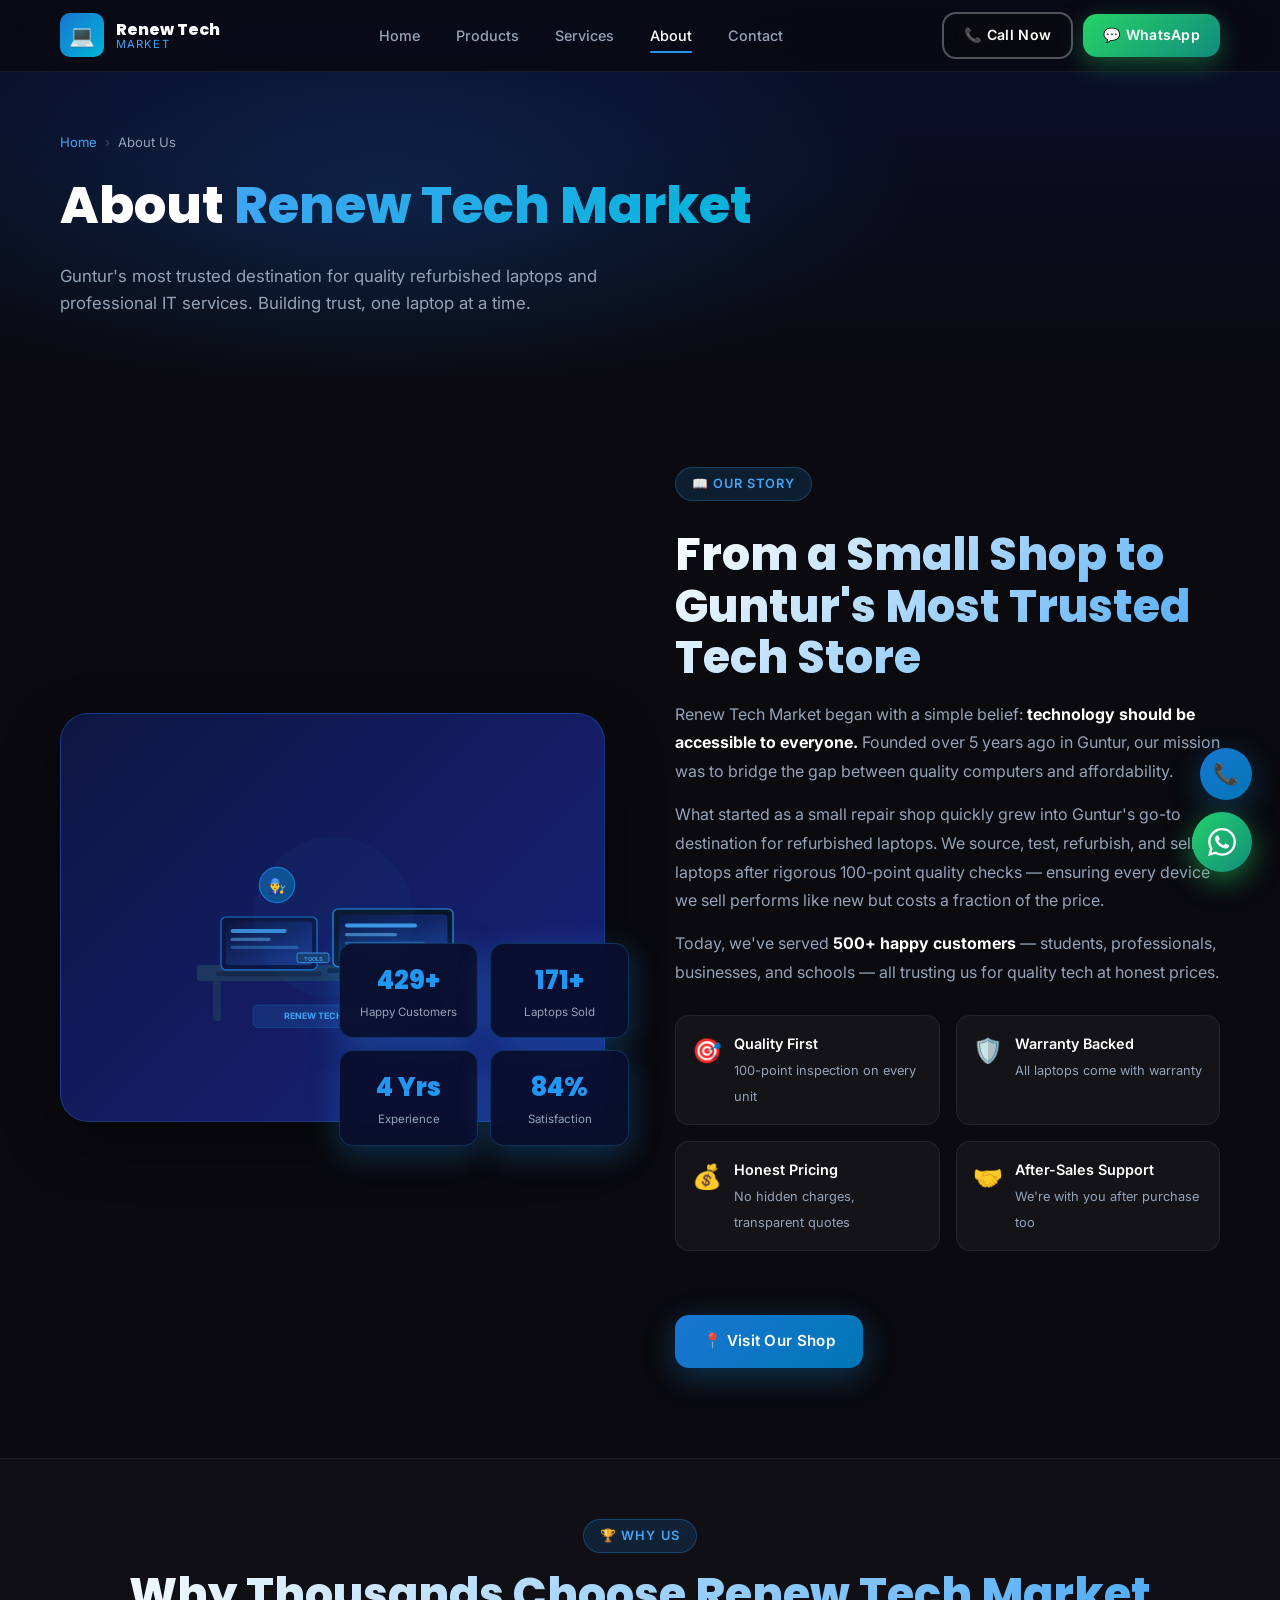
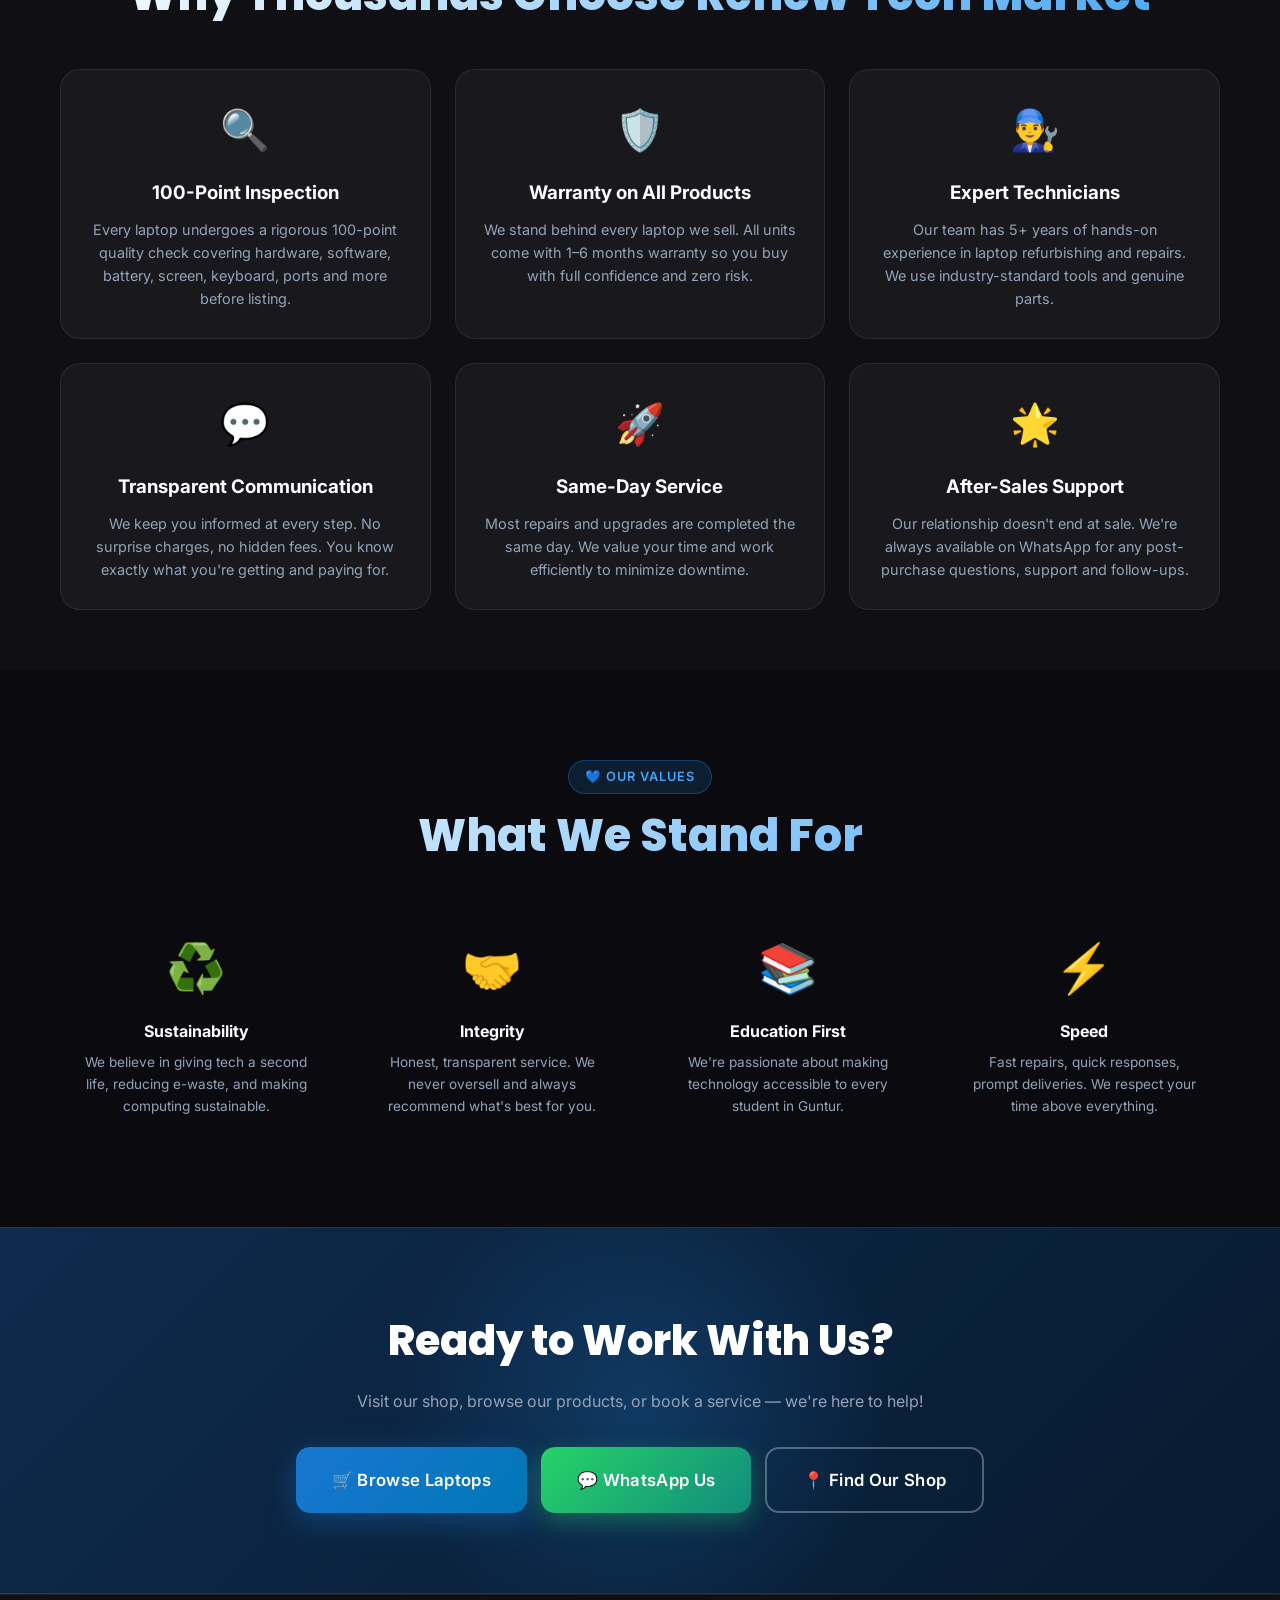
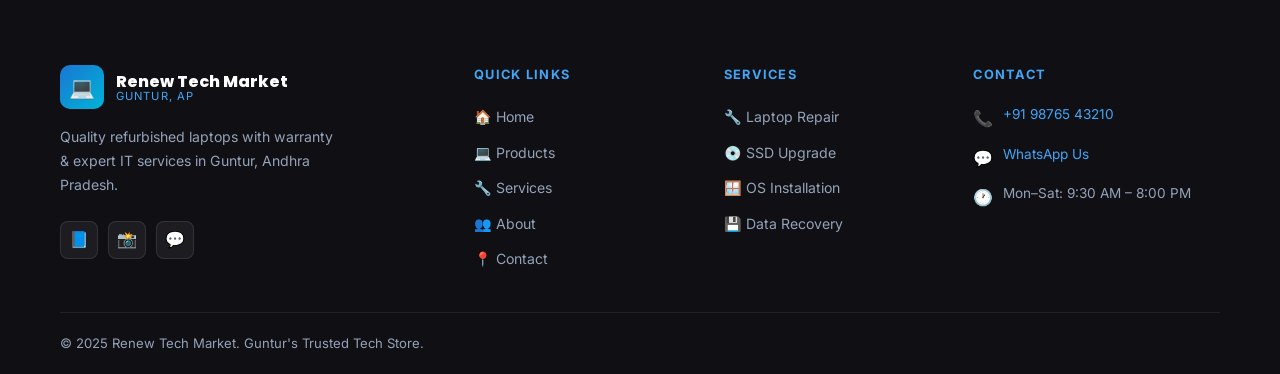
<file: about.html>
<!DOCTYPE html>
<html lang="en">
<head>
  <meta charset="UTF-8" />
  <meta name="viewport" content="width=device-width, initial-scale=1.0" />
  <title>About Us – Renew Tech Market Guntur</title>
  <meta name="description" content="Learn about Renew Tech Market — Guntur's trusted refurbished laptop & IT service provider. 5+ years experience, 500+ happy customers, quality assured." />
  <meta name="keywords" content="about Renew Tech Market, refurbished laptop shop Guntur, trusted laptop dealer, laptop repair expert Guntur" />
  <link rel="stylesheet" href="styles.css" />
  <link rel="icon" href="data:image/svg+xml,<svg xmlns='http://www.w3.org/2000/svg' viewBox='0 0 100 100'><text y='.9em' font-size='90'>💻</text></svg>" />
</head>
<body>

<!-- NAVBAR -->
<nav class="navbar" id="navbar" role="navigation" aria-label="Main navigation">
  <div class="container">
    <div class="nav-inner">
      <a href="index.html" class="nav-logo" aria-label="Renew Tech Market Home">
        <div class="logo-icon" aria-hidden="true">💻</div>
        <div class="logo-text"><strong>Renew Tech</strong><span>Market</span></div>
      </a>
      <ul class="nav-links" role="list">
        <li><a href="index.html"    class="nav-link" data-page="index.html">Home</a></li>
        <li><a href="products.html" class="nav-link" data-page="products.html">Products</a></li>
        <li><a href="services.html" class="nav-link" data-page="services.html">Services</a></li>
        <li><a href="about.html"    class="nav-link" data-page="about.html">About</a></li>
        <li><a href="contact.html"  class="nav-link" data-page="contact.html">Contact</a></li>
      </ul>
      <div class="nav-cta">
        <a href="tel:+919876543210" class="btn btn-outline btn-sm">📞 Call Now</a>
        <a href="https://wa.me/919876543210" class="btn btn-whatsapp btn-sm" target="_blank" rel="noopener">💬 WhatsApp</a>
      </div>
      <button class="nav-toggle" id="navToggle" aria-label="Toggle menu"><span></span><span></span><span></span></button>
    </div>
  </div>
</nav>
<div class="nav-mobile" id="navMobile">
  <a href="index.html"    class="nav-link" data-page="index.html">🏠 Home</a>
  <a href="products.html" class="nav-link" data-page="products.html">💻 Products</a>
  <a href="services.html" class="nav-link" data-page="services.html">🔧 Services</a>
  <a href="about.html"    class="nav-link" data-page="about.html">👥 About Us</a>
  <a href="contact.html"  class="nav-link" data-page="contact.html">📍 Contact</a>
  <div class="nav-cta">
    <a href="tel:+919876543210" class="btn btn-outline">📞 Call Now</a>
    <a href="https://wa.me/919876543210" class="btn btn-whatsapp" target="_blank">💬 WhatsApp</a>
  </div>
</div>

<!-- Floating Buttons -->
<a href="https://wa.me/919876543210" class="float-whatsapp" target="_blank" rel="noopener" aria-label="WhatsApp">
  <svg width="28" height="28" viewBox="0 0 24 24" fill="white"><path d="M17.472 14.382c-.297-.149-1.758-.867-2.03-.967-.273-.099-.471-.148-.67.15-.197.297-.767.966-.94 1.164-.173.199-.347.223-.644.075-.297-.15-1.255-.463-2.39-1.475-.883-.788-1.48-1.761-1.653-2.059-.173-.297-.018-.458.13-.606.134-.133.298-.347.446-.52.149-.174.198-.298.298-.497.099-.198.05-.371-.025-.52-.075-.149-.669-1.612-.916-2.207-.242-.579-.487-.5-.669-.51-.173-.008-.371-.01-.57-.01-.198 0-.52.074-.792.372-.272.297-1.04 1.016-1.04 2.479 0 1.462 1.065 2.875 1.213 3.074.149.198 2.096 3.2 5.077 4.487.709.306 1.262.489 1.694.625.712.227 1.36.195 1.871.118.571-.085 1.758-.719 2.006-1.413.248-.694.248-1.289.173-1.413-.074-.124-.272-.198-.57-.347m-5.421 7.403h-.004a9.87 9.87 0 01-5.031-1.378l-.361-.214-3.741.982.998-3.648-.235-.374a9.86 9.86 0 01-1.51-5.26c.001-5.45 4.436-9.884 9.888-9.884 2.64 0 5.122 1.03 6.988 2.898a9.825 9.825 0 012.893 6.994c-.003 5.45-4.437 9.884-9.885 9.884m8.413-18.297A11.815 11.815 0 0012.05 0C5.495 0 .16 5.335.157 11.892c0 2.096.547 4.142 1.588 5.945L.057 24l6.305-1.654a11.882 11.882 0 005.683 1.448h.005c6.554 0 11.89-5.335 11.893-11.893a11.821 11.821 0 00-3.48-8.413z"/></svg>
</a>
<a href="tel:+919876543210" class="float-call" aria-label="Call">📞</a>

<!-- PAGE HERO -->
<section class="page-hero" aria-label="About page header">
  <div class="page-hero-bg" aria-hidden="true"></div>
  <div class="container page-hero-inner">
    <div class="breadcrumb"><a href="index.html">Home</a><span class="breadcrumb-sep">›</span><span>About Us</span></div>
    <h1 class="page-hero-title">About <span style="background:linear-gradient(135deg,#42a5f5,#00b4d8);-webkit-background-clip:text;-webkit-text-fill-color:transparent;background-clip:text;">Renew Tech Market</span></h1>
    <p class="page-hero-sub">Guntur's most trusted destination for quality refurbished laptops and professional IT services. Building trust, one laptop at a time.</p>
  </div>
</section>

<!-- OUR STORY -->
<section class="section" aria-label="Our story">
  <div class="container">
    <div class="about-grid">
      <!-- Visual -->
      <div class="about-visual" data-aos="fade-right">
        <div class="about-img-main">
          <svg class="shop-illustration" viewBox="0 0 400 300" xmlns="http://www.w3.org/2000/svg" aria-label="Tech shop illustration">
            <defs>
              <linearGradient id="shopG1" x1="0%" y1="0%" x2="100%" y2="100%">
                <stop offset="0%" stop-color="#1565c0" stop-opacity="0.6"/>
                <stop offset="100%" stop-color="#00b4d8" stop-opacity="0.3"/>
              </linearGradient>
              <linearGradient id="screenG" x1="0%" y1="0%" x2="100%" y2="100%">
                <stop offset="0%" stop-color="#0d1642"/>
                <stop offset="100%" stop-color="#1a3a8f"/>
              </linearGradient>
            </defs>
            <!-- Desk -->
            <rect x="30" y="210" width="340" height="20" rx="4" fill="#1e3a5f" opacity=".9"/>
            <rect x="50" y="230" width="10" height="50" rx="3" fill="#1e3a5f" opacity=".7"/>
            <rect x="340" y="230" width="10" height="50" rx="3" fill="#1e3a5f" opacity=".7"/>
            <!-- Laptop 1 -->
            <rect x="60" y="150" width="120" height="66" rx="6" fill="#0d1642" stroke="#1976d2" stroke-width="1.5"/>
            <rect x="66" y="156" width="108" height="54" rx="4" fill="url(#screenG)"/>
            <rect x="72" y="165" width="70" height="5" rx="2.5" fill="#42a5f5" opacity=".8"/>
            <rect x="72" y="176" width="50" height="4" rx="2" fill="#64b5f6" opacity=".5"/>
            <rect x="72" y="186" width="85" height="4" rx="2" fill="#42a5f5" opacity=".35"/>
            <rect x="54" y="218" width="132" height="6" rx="2" fill="#152a4a"/>
            <!-- Laptop 2 -->
            <rect x="200" y="140" width="150" height="72" rx="6" fill="#0a1628" stroke="#2196f3" stroke-width="1.5"/>
            <rect x="207" y="147" width="136" height="59" rx="4" fill="url(#screenG)"/>
            <rect x="215" y="158" width="90" height="5" rx="2.5" fill="#42a5f5" opacity=".9"/>
            <rect x="215" y="170" width="65" height="4" rx="2" fill="#64b5f6" opacity=".6"/>
            <rect x="215" y="181" width="100" height="4" rx="2" fill="#42a5f5" opacity=".4"/>
            <rect x="215" y="192" width="75" height="4" rx="2" fill="#64b5f6" opacity=".35"/>
            <rect x="193" y="214" width="164" height="6" rx="2" fill="#0d2040"/>
            <!-- Tools on desk -->
            <rect x="155" y="195" width="40" height="12" rx="3" fill="#1a3a6b" stroke="#42a5f5" stroke-width="1"/>
            <text x="175" y="205" text-anchor="middle" fill="#42a5f5" font-size="7" font-weight="600" font-family="Inter">TOOLS</text>
            <!-- Person silhouette (abstract) -->
            <circle cx="130" cy="110" r="22" fill="url(#shopG1)" stroke="#1976d2" stroke-width="1.5"/>
            <text x="130" y="117" text-anchor="middle" fill="white" font-size="18" font-family="Arial">👨‍🔧</text>
            <!-- Glow circle -->
            <circle cx="200" cy="150" r="100" fill="rgba(33,150,243,0.04)"/>
            <!-- Brand text -->
            <rect x="100" y="260" width="200" height="28" rx="6" fill="rgba(33,150,243,.15)" stroke="rgba(33,150,243,.3)" stroke-width="1"/>
            <text x="200" y="278" text-anchor="middle" fill="#42a5f5" font-size="11" font-weight="700" font-family="Inter">RENEW TECH MARKET</text>
          </svg>
        </div>
        <div class="about-stats">
          <div class="astat">
            <div class="astat-num" data-target="500" data-suffix="+">0+</div>
            <div class="astat-label">Happy Customers</div>
          </div>
          <div class="astat">
            <div class="astat-num" data-target="200" data-suffix="+">0+</div>
            <div class="astat-label">Laptops Sold</div>
          </div>
          <div class="astat">
            <div class="astat-num" data-target="5" data-suffix=" Yrs">0</div>
            <div class="astat-label">Experience</div>
          </div>
          <div class="astat">
            <div class="astat-num" data-target="98" data-suffix="%">0%</div>
            <div class="astat-label">Satisfaction</div>
          </div>
        </div>
      </div>

      <!-- Story text -->
      <div data-aos="fade-left">
        <div class="section-badge">📖 Our Story</div>
        <h2 class="section-title" style="margin-top:12px;">From a Small Shop to Guntur's Most Trusted Tech Store</h2>
        <p style="color:var(--gray-400);line-height:1.8;margin-top:16px;">
          Renew Tech Market began with a simple belief: <strong style="color:var(--white);">technology should be accessible to everyone.</strong>
          Founded over 5 years ago in Guntur, our mission was to bridge the gap between quality computers and affordability.
        </p>
        <p style="color:var(--gray-400);line-height:1.8;margin-top:14px;">
          What started as a small repair shop quickly grew into Guntur's go-to destination for refurbished laptops.
          We source, test, refurbish, and sell laptops after rigorous 100-point quality checks — ensuring every device we sell
          performs like new but costs a fraction of the price.
        </p>
        <p style="color:var(--gray-400);line-height:1.8;margin-top:14px;">
          Today, we've served <strong style="color:var(--white);">500+ happy customers</strong> — students, professionals, businesses, and schools —
          all trusting us for quality tech at honest prices.
        </p>

        <div class="why-grid" style="margin-top:28px;">
          <div class="why-item">
            <span class="why-icon">🎯</span>
            <div class="why-text"><strong>Quality First</strong><span>100-point inspection on every unit</span></div>
          </div>
          <div class="why-item">
            <span class="why-icon">🛡️</span>
            <div class="why-text"><strong>Warranty Backed</strong><span>All laptops come with warranty</span></div>
          </div>
          <div class="why-item">
            <span class="why-icon">💰</span>
            <div class="why-text"><strong>Honest Pricing</strong><span>No hidden charges, transparent quotes</span></div>
          </div>
          <div class="why-item">
            <span class="why-icon">🤝</span>
            <div class="why-text"><strong>After-Sales Support</strong><span>We're with you after purchase too</span></div>
          </div>
        </div>

        <a href="contact.html" class="btn btn-primary" style="margin-top:28px;" id="aboutContactCTA">📍 Visit Our Shop</a>
      </div>
    </div>
  </div>
</section>

<!-- WHY CHOOSE US -->
<section class="section-sm" style="background:rgba(255,255,255,.02);border-top:1px solid rgba(255,255,255,.06);" aria-label="Why choose us">
  <div class="container">
    <div class="text-center" data-aos="fade-up">
      <div class="section-badge">🏆 Why Us</div>
      <h2 class="section-title">Why Thousands Choose Renew Tech Market</h2>
    </div>

    <div class="grid-3" style="margin-top:48px;">
      <div class="card" style="padding:28px;text-align:center;" data-aos="fade-up">
        <div style="font-size:2.5rem;margin-bottom:16px;" aria-hidden="true">🔍</div>
        <h3 style="font-weight:700;margin-bottom:10px;">100-Point Inspection</h3>
        <p style="color:var(--gray-400);font-size:.9rem;line-height:1.6;">Every laptop undergoes a rigorous 100-point quality check covering hardware, software, battery, screen, keyboard, ports and more before listing.</p>
      </div>
      <div class="card" style="padding:28px;text-align:center;" data-aos="fade-up" style="transition-delay:.1s">
        <div style="font-size:2.5rem;margin-bottom:16px;" aria-hidden="true">🛡️</div>
        <h3 style="font-weight:700;margin-bottom:10px;">Warranty on All Products</h3>
        <p style="color:var(--gray-400);font-size:.9rem;line-height:1.6;">We stand behind every laptop we sell. All units come with 1–6 months warranty so you buy with full confidence and zero risk.</p>
      </div>
      <div class="card" style="padding:28px;text-align:center;" data-aos="fade-up" style="transition-delay:.2s">
        <div style="font-size:2.5rem;margin-bottom:16px;" aria-hidden="true">👨‍🔧</div>
        <h3 style="font-weight:700;margin-bottom:10px;">Expert Technicians</h3>
        <p style="color:var(--gray-400);font-size:.9rem;line-height:1.6;">Our team has 5+ years of hands-on experience in laptop refurbishing and repairs. We use industry-standard tools and genuine parts.</p>
      </div>
      <div class="card" style="padding:28px;text-align:center;" data-aos="fade-up">
        <div style="font-size:2.5rem;margin-bottom:16px;" aria-hidden="true">💬</div>
        <h3 style="font-weight:700;margin-bottom:10px;">Transparent Communication</h3>
        <p style="color:var(--gray-400);font-size:.9rem;line-height:1.6;">We keep you informed at every step. No surprise charges, no hidden fees. You know exactly what you're getting and paying for.</p>
      </div>
      <div class="card" style="padding:28px;text-align:center;" data-aos="fade-up" style="transition-delay:.1s">
        <div style="font-size:2.5rem;margin-bottom:16px;" aria-hidden="true">🚀</div>
        <h3 style="font-weight:700;margin-bottom:10px;">Same-Day Service</h3>
        <p style="color:var(--gray-400);font-size:.9rem;line-height:1.6;">Most repairs and upgrades are completed the same day. We value your time and work efficiently to minimize downtime.</p>
      </div>
      <div class="card" style="padding:28px;text-align:center;" data-aos="fade-up" style="transition-delay:.2s">
        <div style="font-size:2.5rem;margin-bottom:16px;" aria-hidden="true">🌟</div>
        <h3 style="font-weight:700;margin-bottom:10px;">After-Sales Support</h3>
        <p style="color:var(--gray-400);font-size:.9rem;line-height:1.6;">Our relationship doesn't end at sale. We're always available on WhatsApp for any post-purchase questions, support and follow-ups.</p>
      </div>
    </div>
  </div>
</section>

<!-- TEAM / VALUES -->
<section class="section" aria-label="Our values">
  <div class="container">
    <div class="text-center" data-aos="fade-up">
      <div class="section-badge">💙 Our Values</div>
      <h2 class="section-title">What We Stand For</h2>
    </div>

    <div style="display:grid;grid-template-columns:repeat(auto-fit,minmax(220px,1fr));gap:24px;margin-top:48px;text-align:center;">
      <div data-aos="fade-up" style="padding:20px;">
        <div style="font-size:3rem;margin-bottom:12px;" aria-hidden="true">♻️</div>
        <h3 style="font-weight:700;font-size:1rem;margin-bottom:8px;">Sustainability</h3>
        <p style="color:var(--gray-400);font-size:.85rem;">We believe in giving tech a second life, reducing e-waste, and making computing sustainable.</p>
      </div>
      <div data-aos="fade-up" style="padding:20px;transition-delay:.1s">
        <div style="font-size:3rem;margin-bottom:12px;" aria-hidden="true">🤝</div>
        <h3 style="font-weight:700;font-size:1rem;margin-bottom:8px;">Integrity</h3>
        <p style="color:var(--gray-400);font-size:.85rem;">Honest, transparent service. We never oversell and always recommend what's best for you.</p>
      </div>
      <div data-aos="fade-up" style="padding:20px;transition-delay:.2s">
        <div style="font-size:3rem;margin-bottom:12px;" aria-hidden="true">📚</div>
        <h3 style="font-weight:700;font-size:1rem;margin-bottom:8px;">Education First</h3>
        <p style="color:var(--gray-400);font-size:.85rem;">We're passionate about making technology accessible to every student in Guntur.</p>
      </div>
      <div data-aos="fade-up" style="padding:20px;transition-delay:.3s">
        <div style="font-size:3rem;margin-bottom:12px;" aria-hidden="true">⚡</div>
        <h3 style="font-weight:700;font-size:1rem;margin-bottom:8px;">Speed</h3>
        <p style="color:var(--gray-400);font-size:.85rem;">Fast repairs, quick responses, prompt deliveries. We respect your time above everything.</p>
      </div>
    </div>
  </div>
</section>

<!-- CTA -->
<section class="cta-section" aria-label="Contact CTA">
  <div class="bg-glow" aria-hidden="true"></div>
  <div class="container">
    <div class="text-center" style="position:relative;z-index:1;">
      <h2 class="cta-title" data-aos="fade-up">Ready to Work With Us?</h2>
      <p class="cta-sub" data-aos="fade-up">Visit our shop, browse our products, or book a service — we're here to help!</p>
      <div class="cta-actions" data-aos="fade-up">
        <a href="products.html" class="btn btn-primary btn-lg" id="aboutShopCTA">🛒 Browse Laptops</a>
        <a href="https://wa.me/919876543210" class="btn btn-whatsapp btn-lg" target="_blank" rel="noopener" id="aboutWACTA">💬 WhatsApp Us</a>
        <a href="contact.html" class="btn btn-outline btn-lg" id="aboutContactCTA2">📍 Find Our Shop</a>
      </div>
    </div>
  </div>
</section>

<!-- FOOTER -->
<footer class="footer" role="contentinfo">
  <div class="footer-main">
    <div class="container">
      <div class="footer-grid">
        <div>
          <a href="index.html" class="nav-logo" style="display:inline-flex;">
            <div class="logo-icon">💻</div>
            <div class="logo-text"><strong>Renew Tech Market</strong><span>Guntur, AP</span></div>
          </a>
          <p class="footer-brand-desc">Quality refurbished laptops with warranty & expert IT services in Guntur, Andhra Pradesh.</p>
          <div class="footer-social">
            <a href="#" class="social-btn" aria-label="Facebook">📘</a>
            <a href="#" class="social-btn" aria-label="Instagram">📸</a>
            <a href="https://wa.me/919876543210" class="social-btn" aria-label="WhatsApp" target="_blank" rel="noopener">💬</a>
          </div>
        </div>
        <nav aria-label="Quick links">
          <h3 class="footer-heading">Quick Links</h3>
          <ul class="footer-links">
            <li><a href="index.html">🏠 Home</a></li>
            <li><a href="products.html">💻 Products</a></li>
            <li><a href="services.html">🔧 Services</a></li>
            <li><a href="about.html">👥 About</a></li>
            <li><a href="contact.html">📍 Contact</a></li>
          </ul>
        </nav>
        <nav aria-label="Services">
          <h3 class="footer-heading">Services</h3>
          <ul class="footer-links">
            <li><a href="services.html">🔧 Laptop Repair</a></li>
            <li><a href="services.html">💿 SSD Upgrade</a></li>
            <li><a href="services.html">🪟 OS Installation</a></li>
            <li><a href="services.html">💾 Data Recovery</a></li>
          </ul>
        </nav>
        <address style="font-style:normal">
          <h3 class="footer-heading">Contact</h3>
          <div class="footer-contact-item"><span>📞</span><div><a href="tel:+919876543210">+91 98765 43210</a></div></div>
          <div class="footer-contact-item"><span>💬</span><div><a href="https://wa.me/919876543210" target="_blank">WhatsApp Us</a></div></div>
          <div class="footer-contact-item"><span>🕐</span><div>Mon–Sat: 9:30 AM – 8:00 PM</div></div>
        </address>
      </div>
    </div>
  </div>
  <div class="container">
    <div class="footer-bottom">
      <p>© 2025 Renew Tech Market. Guntur's Trusted Tech Store.</p>
    </div>
  </div>
</footer>

<script src="main.js"></script>
</body>
</html>
</file>
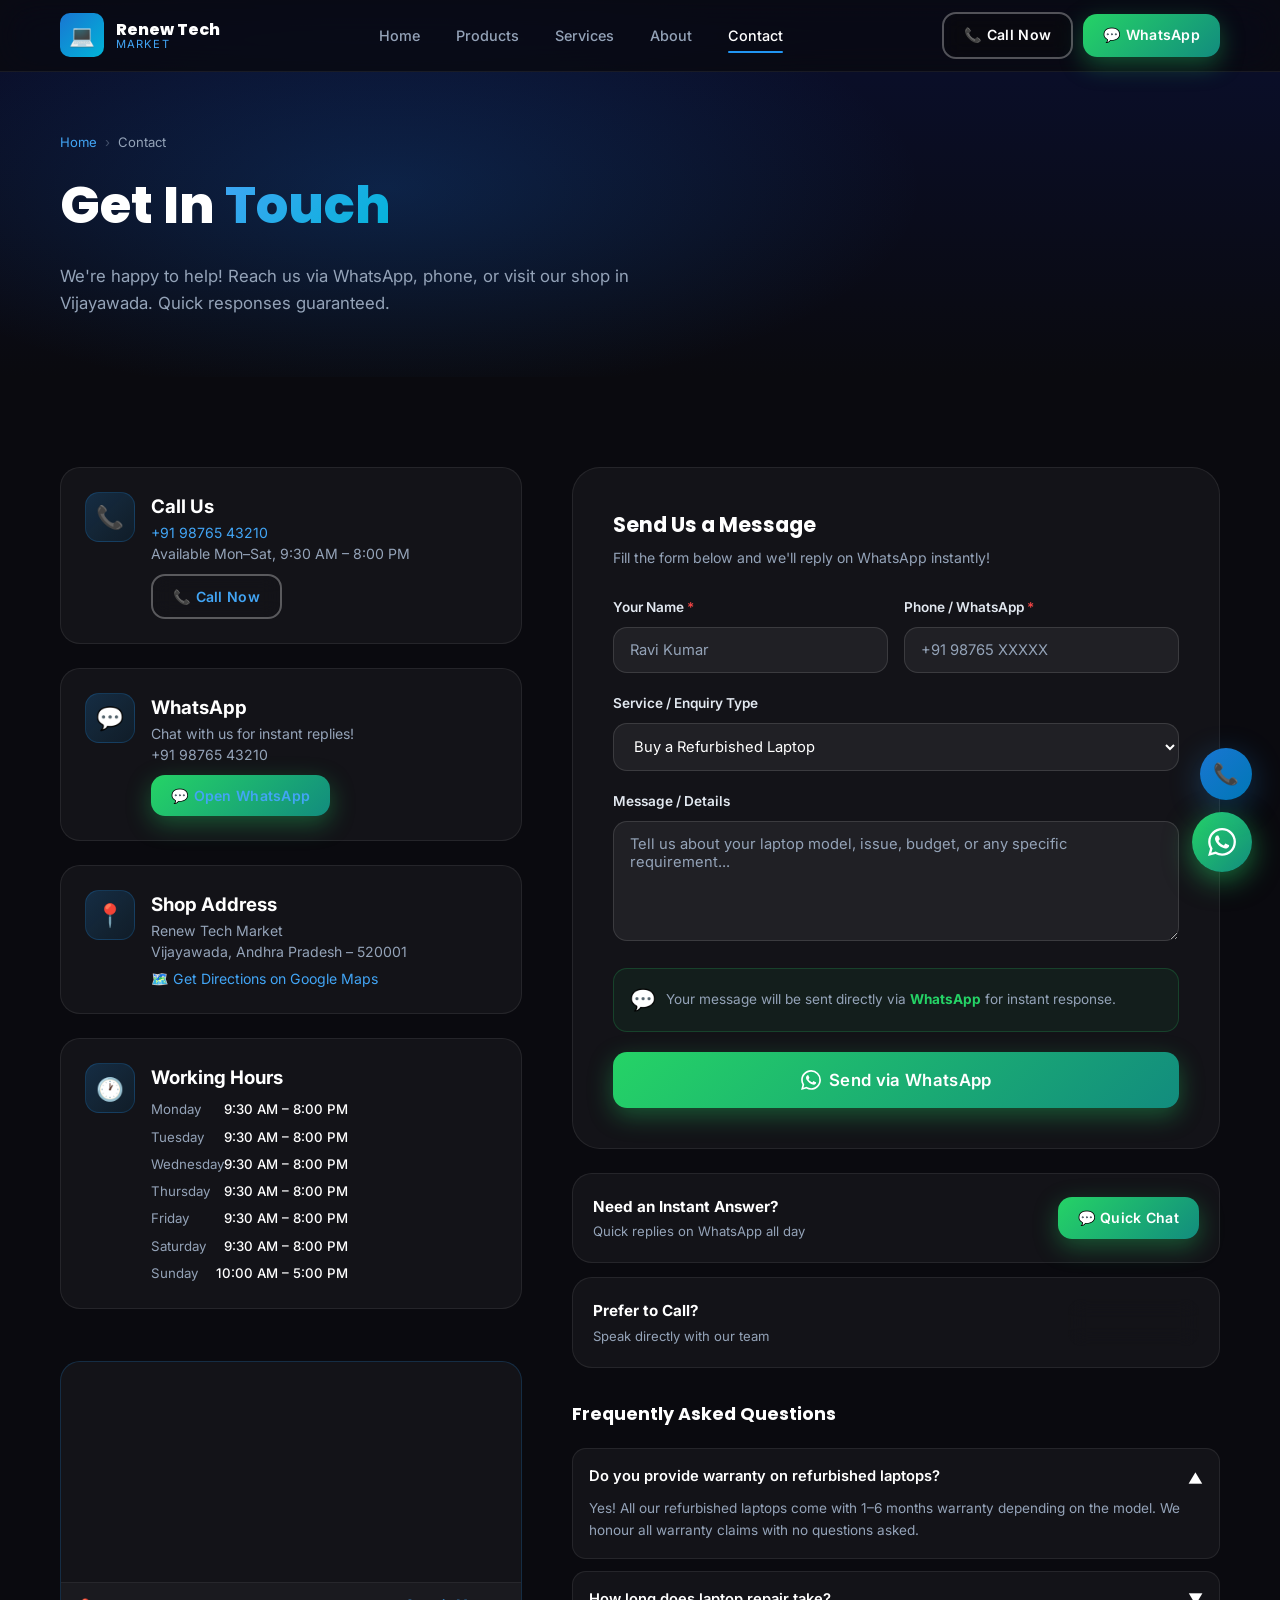
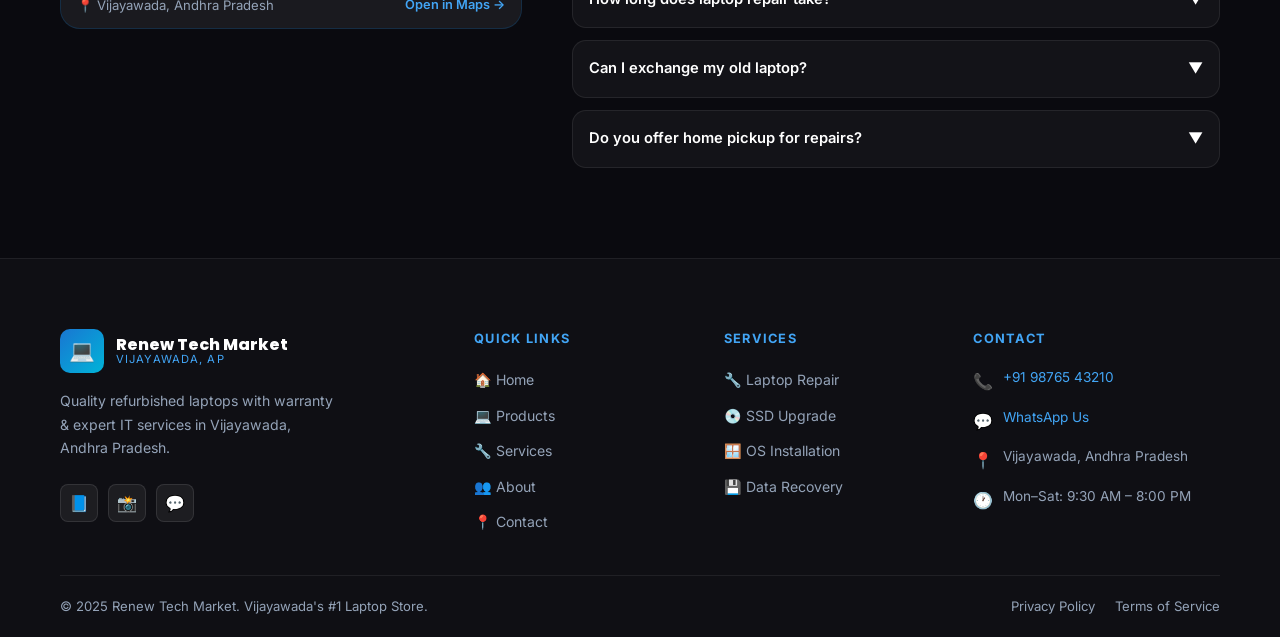
<file: contact.html>
<!DOCTYPE html>
<html lang="en">
<head>
  <meta charset="UTF-8" />
  <meta name="viewport" content="width=device-width, initial-scale=1.0" />
  <title>Contact Us – Renew Tech Market Vijayawada</title>
  <meta name="description" content="Contact Renew Tech Market in Vijayawada. Call, WhatsApp, or visit our shop for refurbished laptops and laptop repair services. Get directions on Google Maps." />
  <meta name="keywords" content="contact Renew Tech Market, laptop shop Vijayawada address, laptop repair contact, WhatsApp laptop Vijayawada" />
  <link rel="stylesheet" href="styles.css" />
  <link rel="icon" href="data:image/svg+xml,<svg xmlns='http://www.w3.org/2000/svg' viewBox='0 0 100 100'><text y='.9em' font-size='90'>📍</text></svg>" />
</head>
<body>

<!-- NAVBAR -->
<nav class="navbar" id="navbar" role="navigation" aria-label="Main navigation">
  <div class="container">
    <div class="nav-inner">
      <a href="index.html" class="nav-logo" aria-label="Renew Tech Market Home">
        <div class="logo-icon" aria-hidden="true">💻</div>
        <div class="logo-text"><strong>Renew Tech</strong><span>Market</span></div>
      </a>
      <ul class="nav-links" role="list">
        <li><a href="index.html"    class="nav-link" data-page="index.html">Home</a></li>
        <li><a href="products.html" class="nav-link" data-page="products.html">Products</a></li>
        <li><a href="services.html" class="nav-link" data-page="services.html">Services</a></li>
        <li><a href="about.html"    class="nav-link" data-page="about.html">About</a></li>
        <li><a href="contact.html"  class="nav-link" data-page="contact.html">Contact</a></li>
      </ul>
      <div class="nav-cta">
        <a href="tel:+919876543210" class="btn btn-outline btn-sm">📞 Call Now</a>
        <a href="https://wa.me/919876543210" class="btn btn-whatsapp btn-sm" target="_blank" rel="noopener">💬 WhatsApp</a>
      </div>
      <button class="nav-toggle" id="navToggle" aria-label="Toggle menu"><span></span><span></span><span></span></button>
    </div>
  </div>
</nav>
<div class="nav-mobile" id="navMobile">
  <a href="index.html"    class="nav-link" data-page="index.html">🏠 Home</a>
  <a href="products.html" class="nav-link" data-page="products.html">💻 Products</a>
  <a href="services.html" class="nav-link" data-page="services.html">🔧 Services</a>
  <a href="about.html"    class="nav-link" data-page="about.html">👥 About Us</a>
  <a href="contact.html"  class="nav-link" data-page="contact.html">📍 Contact</a>
  <div class="nav-cta">
    <a href="tel:+919876543210" class="btn btn-outline">📞 Call Now</a>
    <a href="https://wa.me/919876543210" class="btn btn-whatsapp" target="_blank">💬 WhatsApp</a>
  </div>
</div>

<!-- Floating Buttons -->
<a href="https://wa.me/919876543210?text=Hi!%20I%20found%20your%20contact%20page.%20I%20have%20a%20question." class="float-whatsapp" target="_blank" rel="noopener" aria-label="WhatsApp">
  <svg width="28" height="28" viewBox="0 0 24 24" fill="white"><path d="M17.472 14.382c-.297-.149-1.758-.867-2.03-.967-.273-.099-.471-.148-.67.15-.197.297-.767.966-.94 1.164-.173.199-.347.223-.644.075-.297-.15-1.255-.463-2.39-1.475-.883-.788-1.48-1.761-1.653-2.059-.173-.297-.018-.458.13-.606.134-.133.298-.347.446-.52.149-.174.198-.298.298-.497.099-.198.05-.371-.025-.52-.075-.149-.669-1.612-.916-2.207-.242-.579-.487-.5-.669-.51-.173-.008-.371-.01-.57-.01-.198 0-.52.074-.792.372-.272.297-1.04 1.016-1.04 2.479 0 1.462 1.065 2.875 1.213 3.074.149.198 2.096 3.2 5.077 4.487.709.306 1.262.489 1.694.625.712.227 1.36.195 1.871.118.571-.085 1.758-.719 2.006-1.413.248-.694.248-1.289.173-1.413-.074-.124-.272-.198-.57-.347m-5.421 7.403h-.004a9.87 9.87 0 01-5.031-1.378l-.361-.214-3.741.982.998-3.648-.235-.374a9.86 9.86 0 01-1.51-5.26c.001-5.45 4.436-9.884 9.888-9.884 2.64 0 5.122 1.03 6.988 2.898a9.825 9.825 0 012.893 6.994c-.003 5.45-4.437 9.884-9.885 9.884m8.413-18.297A11.815 11.815 0 0012.05 0C5.495 0 .16 5.335.157 11.892c0 2.096.547 4.142 1.588 5.945L.057 24l6.305-1.654a11.882 11.882 0 005.683 1.448h.005c6.554 0 11.89-5.335 11.893-11.893a11.821 11.821 0 00-3.48-8.413z"/></svg>
</a>
<a href="tel:+919876543210" class="float-call" aria-label="Call">📞</a>

<!-- PAGE HERO -->
<section class="page-hero" aria-label="Contact page header">
  <div class="page-hero-bg" aria-hidden="true"></div>
  <div class="container page-hero-inner">
    <div class="breadcrumb"><a href="index.html">Home</a><span class="breadcrumb-sep">›</span><span>Contact</span></div>
    <h1 class="page-hero-title">Get In <span style="background:linear-gradient(135deg,#42a5f5,#00b4d8);-webkit-background-clip:text;-webkit-text-fill-color:transparent;background-clip:text;">Touch</span></h1>
    <p class="page-hero-sub">We're happy to help! Reach us via WhatsApp, phone, or visit our shop in Vijayawada. Quick responses guaranteed.</p>
  </div>
</section>

<!-- CONTACT MAIN -->
<section class="section" aria-label="Contact details and form">
  <div class="container">
    <div class="contact-grid">

      <!-- Left: Info -->
      <div class="contact-info" data-aos="fade-right">

        <article class="contact-card" aria-label="Phone contact">
          <div class="contact-card-icon" aria-hidden="true">📞</div>
          <div class="contact-card-text">
            <h3>Call Us</h3>
            <p>
              <a href="tel:+919876543210">+91 98765 43210</a><br>
              Available Mon–Sat, 9:30 AM – 8:00 PM<br>
              <a href="tel:+919876543210" class="btn btn-outline btn-sm" style="margin-top:10px;display:inline-flex;" id="callNowContact">📞 Call Now</a>
            </p>
          </div>
        </article>

        <article class="contact-card" aria-label="WhatsApp contact">
          <div class="contact-card-icon" aria-hidden="true">💬</div>
          <div class="contact-card-text">
            <h3>WhatsApp</h3>
            <p>
              Chat with us for instant replies!<br>
              +91 98765 43210<br>
              <a href="https://wa.me/919876543210?text=Hi!%20I%20saw%20your%20website%20and%20want%20to%20enquire." class="btn btn-whatsapp btn-sm" style="margin-top:10px;display:inline-flex;" target="_blank" rel="noopener" id="whatsappContact">💬 Open WhatsApp</a>
            </p>
          </div>
        </article>

        <article class="contact-card" aria-label="Shop address">
          <div class="contact-card-icon" aria-hidden="true">📍</div>
          <div class="contact-card-text">
            <h3>Shop Address</h3>
            <p>
              Renew Tech Market<br>
              Vijayawada, Andhra Pradesh – 520001<br>
              <a href="https://maps.google.com/?q=Vijayawada,Andhra Pradesh" target="_blank" rel="noopener" style="color:var(--blue-300);margin-top:6px;display:inline-flex;align-items:center;gap:4px;">
                🗺️ Get Directions on Google Maps
              </a>
            </p>
          </div>
        </article>

        <article class="contact-card" aria-label="Business hours">
          <div class="contact-card-icon" aria-hidden="true">🕐</div>
          <div class="contact-card-text">
            <h3>Working Hours</h3>
            <div class="hours-table" aria-label="Business hours schedule">
              <div class="hour-row"><span class="day">Monday</span><span class="time">9:30 AM – 8:00 PM</span></div>
              <div class="hour-row"><span class="day">Tuesday</span><span class="time">9:30 AM – 8:00 PM</span></div>
              <div class="hour-row"><span class="day">Wednesday</span><span class="time">9:30 AM – 8:00 PM</span></div>
              <div class="hour-row"><span class="day">Thursday</span><span class="time">9:30 AM – 8:00 PM</span></div>
              <div class="hour-row"><span class="day">Friday</span><span class="time">9:30 AM – 8:00 PM</span></div>
              <div class="hour-row"><span class="day">Saturday</span><span class="time">9:30 AM – 8:00 PM</span></div>
              <div class="hour-row"><span class="day">Sunday</span><span class="time">10:00 AM – 5:00 PM</span></div>
            </div>
          </div>
        </article>

        <!-- Map -->
        <div class="map-wrap" aria-label="Shop location map">
          <!-- Embedded Google Map (replace src with actual embed when deployed) -->
          <iframe
            src="https://www.google.com/maps/embed?pb=!1m18!1m12!1m3!1d122476.46219596!2d80.5745!3d16.5062!2m3!1f0!2f0!3f0!3m2!1i1024!2i768!4f13.1!3m3!1m2!1s0x3a35efa11f19b9e5%3A0xd9af43e3efed1b0b!2sVijayawada%2C%20Andhra%20Pradesh!5e0!3m2!1sen!2sin!4v1650000000000"
            width="100%"
            height="220"
            style="border:0;display:block;"
            allowfullscreen=""
            loading="lazy"
            referrerpolicy="no-referrer-when-downgrade"
            title="Renew Tech Market location on Google Maps"
            aria-label="Google map showing Vijayawada, Andhra Pradesh">
          </iframe>
          <div style="padding:12px 16px;display:flex;align-items:center;justify-content:space-between;background:rgba(255,255,255,.03);border-top:1px solid rgba(255,255,255,.06);">
            <span style="font-size:.82rem;color:var(--gray-400);">📍 Vijayawada, Andhra Pradesh</span>
            <a href="https://maps.google.com/?q=Vijayawada,Andhra Pradesh" target="_blank" rel="noopener" style="font-size:.8rem;color:var(--blue-300);font-weight:600;">Open in Maps →</a>
          </div>
        </div>

      </div>

      <!-- Right: Form -->
      <div data-aos="fade-left">
        <div class="contact-form-wrap">
          <h2 class="form-title">Send Us a Message</h2>
          <p class="form-sub">Fill the form below and we'll reply on WhatsApp instantly!</p>

          <form id="contactForm" novalidate aria-label="Contact form">
            <div class="form-row">
              <div class="form-group">
                <label class="form-label" for="contactName">Your Name <span style="color:#ef4444">*</span></label>
                <input type="text" class="form-input" id="contactName" name="name" placeholder="Ravi Kumar" required autocomplete="name" />
              </div>
              <div class="form-group">
                <label class="form-label" for="contactPhone">Phone / WhatsApp <span style="color:#ef4444">*</span></label>
                <input type="tel" class="form-input" id="contactPhone" name="phone" placeholder="+91 98765 XXXXX" required autocomplete="tel" />
              </div>
            </div>

            <div class="form-group">
              <label class="form-label" for="contactService">Service / Enquiry Type</label>
              <select class="form-select" id="contactService" name="service">
                <option value="Buy Laptop">Buy a Refurbished Laptop</option>
                <option value="Laptop Repair">Laptop Repair</option>
                <option value="SSD Upgrade">SSD Upgrade</option>
                <option value="RAM Upgrade">RAM Upgrade</option>
                <option value="OS Installation">OS Installation</option>
                <option value="Data Recovery">Data Recovery</option>
                <option value="Virus Removal">Virus Removal</option>
                <option value="Bulk/Corporate">Bulk / Corporate Order</option>
                <option value="Other">Other Enquiry</option>
              </select>
            </div>

            <div class="form-group">
              <label class="form-label" for="contactMessage">Message / Details</label>
              <textarea class="form-textarea" id="contactMessage" name="message" placeholder="Tell us about your laptop model, issue, budget, or any specific requirement..." rows="5"></textarea>
            </div>

            <div style="display:flex;align-items:center;gap:10px;margin-bottom:20px;padding:14px 16px;background:rgba(37,211,102,.06);border:1px solid rgba(37,211,102,.2);border-radius:var(--radius-md);">
              <span aria-hidden="true" style="font-size:1.3rem;">💬</span>
              <span style="font-size:.85rem;color:var(--gray-400);">Your message will be sent directly via <strong style="color:#25d366;">WhatsApp</strong> for instant response.</span>
            </div>

            <button type="submit" class="btn btn-whatsapp btn-lg" style="width:100%;justify-content:center;" id="submitContactForm">
              <svg width="20" height="20" viewBox="0 0 24 24" fill="currentColor" aria-hidden="true"><path d="M17.472 14.382c-.297-.149-1.758-.867-2.03-.967-.273-.099-.471-.148-.67.15-.197.297-.767.966-.94 1.164-.173.199-.347.223-.644.075-.297-.15-1.255-.463-2.39-1.475-.883-.788-1.48-1.761-1.653-2.059-.173-.297-.018-.458.13-.606.134-.133.298-.347.446-.52.149-.174.198-.298.298-.497.099-.198.05-.371-.025-.52-.075-.149-.669-1.612-.916-2.207-.242-.579-.487-.5-.669-.51-.173-.008-.371-.01-.57-.01-.198 0-.52.074-.792.372-.272.297-1.04 1.016-1.04 2.479 0 1.462 1.065 2.875 1.213 3.074.149.198 2.096 3.2 5.077 4.487.709.306 1.262.489 1.694.625.712.227 1.36.195 1.871.118.571-.085 1.758-.719 2.006-1.413.248-.694.248-1.289.173-1.413-.074-.124-.272-.198-.57-.347m-5.421 7.403h-.004a9.87 9.87 0 01-5.031-1.378l-.361-.214-3.741.982.998-3.648-.235-.374a9.86 9.86 0 01-1.51-5.26c.001-5.45 4.436-9.884 9.888-9.884 2.64 0 5.122 1.03 6.988 2.898a9.825 9.825 0 012.893 6.994c-.003 5.45-4.437 9.884-9.885 9.884m8.413-18.297A11.815 11.815 0 0012.05 0C5.495 0 .16 5.335.157 11.892c0 2.096.547 4.142 1.588 5.945L.057 24l6.305-1.654a11.882 11.882 0 005.683 1.448h.005c6.554 0 11.89-5.335 11.893-11.893a11.821 11.821 0 00-3.48-8.413z"/></svg>
              Send via WhatsApp
            </button>
          </form>
        </div>

        <!-- Quick actions -->
        <div style="margin-top:24px;display:flex;flex-direction:column;gap:14px;">
          <div style="padding:20px;background:rgba(255,255,255,.04);border:1px solid rgba(255,255,255,.08);border-radius:var(--radius-lg);display:flex;align-items:center;justify-content:space-between;flex-wrap:wrap;gap:14px;">
            <div>
              <strong style="font-size:.95rem;">Need an Instant Answer?</strong>
              <p style="color:var(--gray-400);font-size:.82rem;margin-top:2px;">Quick replies on WhatsApp all day</p>
            </div>
            <a href="https://wa.me/919876543210" class="btn btn-whatsapp btn-sm" target="_blank" rel="noopener" id="quickWhatsApp">💬 Quick Chat</a>
          </div>
          <div style="padding:20px;background:rgba(255,255,255,.04);border:1px solid rgba(255,255,255,.08);border-radius:var(--radius-lg);display:flex;align-items:center;justify-content:space-between;flex-wrap:wrap;gap:14px;">
            <div>
              <strong style="font-size:.95rem;">Prefer to Call?</strong>
              <p style="color:var(--gray-400);font-size:.82rem;margin-top:2px;">Speak directly with our team</p>
            </div>
            <a href="tel:+919876543210" class="btn btn-outline btn-sm" id="quickCall">📞 Call Now</a>
          </div>
        </div>

        <!-- FAQ mini -->
        <div style="margin-top:32px;">
          <h3 style="font-family:'Poppins',sans-serif;font-weight:700;font-size:1.1rem;margin-bottom:20px;">Frequently Asked Questions</h3>
          <div style="display:flex;flex-direction:column;gap:12px;" id="faqList" role="list">

            <details class="faq-item" style="background:rgba(255,255,255,.04);border:1px solid rgba(255,255,255,.08);border-radius:var(--radius-md);padding:16px;cursor:pointer;" open>
              <summary style="font-weight:600;font-size:.92rem;list-style:none;display:flex;align-items:center;justify-content:space-between;">
                Do you provide warranty on refurbished laptops?
                <span aria-hidden="true">▼</span>
              </summary>
              <p style="color:var(--gray-400);font-size:.85rem;margin-top:10px;line-height:1.6;">Yes! All our refurbished laptops come with 1–6 months warranty depending on the model. We honour all warranty claims with no questions asked.</p>
            </details>

            <details class="faq-item" style="background:rgba(255,255,255,.04);border:1px solid rgba(255,255,255,.08);border-radius:var(--radius-md);padding:16px;cursor:pointer;">
              <summary style="font-weight:600;font-size:.92rem;list-style:none;display:flex;align-items:center;justify-content:space-between;">
                How long does laptop repair take?
                <span aria-hidden="true">▼</span>
              </summary>
              <p style="color:var(--gray-400);font-size:.85rem;margin-top:10px;line-height:1.6;">Most common repairs like screen replacement, OS installation, SSD upgrade, and virus removal are done the same day. Complex motherboard repairs may take 2–3 days.</p>
            </details>

            <details class="faq-item" style="background:rgba(255,255,255,.04);border:1px solid rgba(255,255,255,.08);border-radius:var(--radius-md);padding:16px;cursor:pointer;">
              <summary style="font-weight:600;font-size:.92rem;list-style:none;display:flex;align-items:center;justify-content:space-between;">
                Can I exchange my old laptop?
                <span aria-hidden="true">▼</span>
              </summary>
              <p style="color:var(--gray-400);font-size:.85rem;margin-top:10px;line-height:1.6;">Yes, we accept old laptops for exchange. WhatsApp us with photos and specs of your old laptop and we'll give you the best exchange value towards your new purchase.</p>
            </details>

            <details class="faq-item" style="background:rgba(255,255,255,.04);border:1px solid rgba(255,255,255,.08);border-radius:var(--radius-md);padding:16px;cursor:pointer;">
              <summary style="font-weight:600;font-size:.92rem;list-style:none;display:flex;align-items:center;justify-content:space-between;">
                Do you offer home pickup for repairs?
                <span aria-hidden="true">▼</span>
              </summary>
              <p style="color:var(--gray-400);font-size:.85rem;margin-top:10px;line-height:1.6;">Yes, for customers in Vijayawada city limits, we offer pickup and delivery for laptop repairs on request. Contact us on WhatsApp to arrange a pickup.</p>
            </details>

          </div>
        </div>
      </div>

    </div>
  </div>
</section>

<!-- FOOTER -->
<footer class="footer" role="contentinfo">
  <div class="footer-main">
    <div class="container">
      <div class="footer-grid">
        <div>
          <a href="index.html" class="nav-logo" style="display:inline-flex;">
            <div class="logo-icon">💻</div>
            <div class="logo-text"><strong>Renew Tech Market</strong><span>Vijayawada, AP</span></div>
          </a>
          <p class="footer-brand-desc">Quality refurbished laptops with warranty & expert IT services in Vijayawada, Andhra Pradesh.</p>
          <div class="footer-social">
            <a href="#" class="social-btn" aria-label="Facebook">📘</a>
            <a href="#" class="social-btn" aria-label="Instagram">📸</a>
            <a href="https://wa.me/919876543210" class="social-btn" aria-label="WhatsApp" target="_blank" rel="noopener">💬</a>
          </div>
        </div>
        <nav aria-label="Quick links">
          <h3 class="footer-heading">Quick Links</h3>
          <ul class="footer-links">
            <li><a href="index.html">🏠 Home</a></li>
            <li><a href="products.html">💻 Products</a></li>
            <li><a href="services.html">🔧 Services</a></li>
            <li><a href="about.html">👥 About</a></li>
            <li><a href="contact.html">📍 Contact</a></li>
          </ul>
        </nav>
        <nav aria-label="Services">
          <h3 class="footer-heading">Services</h3>
          <ul class="footer-links">
            <li><a href="services.html">🔧 Laptop Repair</a></li>
            <li><a href="services.html">💿 SSD Upgrade</a></li>
            <li><a href="services.html">🪟 OS Installation</a></li>
            <li><a href="services.html">💾 Data Recovery</a></li>
          </ul>
        </nav>
        <address style="font-style:normal">
          <h3 class="footer-heading">Contact</h3>
          <div class="footer-contact-item"><span>📞</span><div><a href="tel:+919876543210">+91 98765 43210</a></div></div>
          <div class="footer-contact-item"><span>💬</span><div><a href="https://wa.me/919876543210" target="_blank">WhatsApp Us</a></div></div>
          <div class="footer-contact-item"><span>📍</span><div>Vijayawada, Andhra Pradesh</div></div>
          <div class="footer-contact-item"><span>🕐</span><div>Mon–Sat: 9:30 AM – 8:00 PM</div></div>
        </address>
      </div>
    </div>
  </div>
  <div class="container">
    <div class="footer-bottom">
      <p>© 2025 Renew Tech Market. Vijayawada's #1 Laptop Store.</p>
      <nav class="footer-bottom-links" aria-label="Legal">
        <a href="#">Privacy Policy</a>
        <a href="#">Terms of Service</a>
      </nav>
    </div>
  </div>
</footer>

<script src="main.js"></script>
<style>
  .faq-item summary::-webkit-details-marker { display: none; }
  details[open] summary span { transform: rotate(180deg); }
  details summary span { transition: transform .25s; display: inline-block; }
</style>
</body>
</html>
</file>
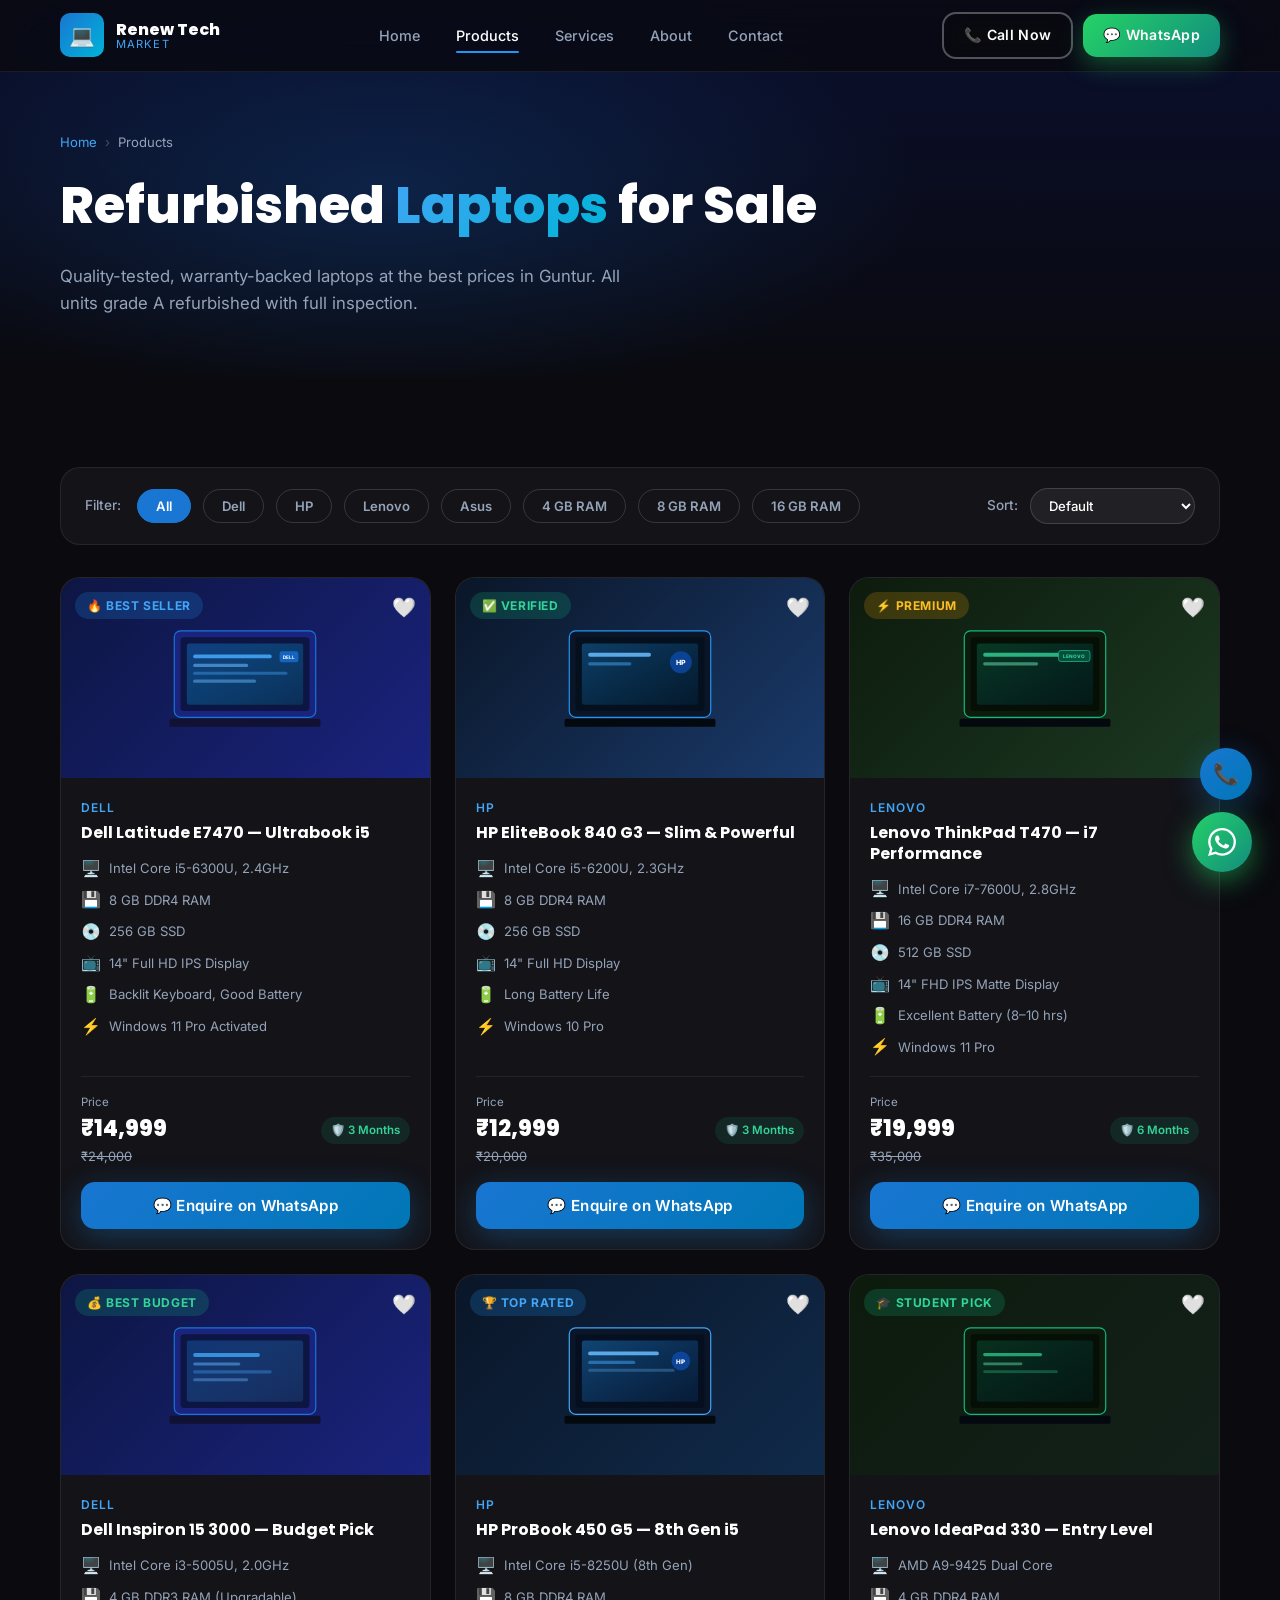
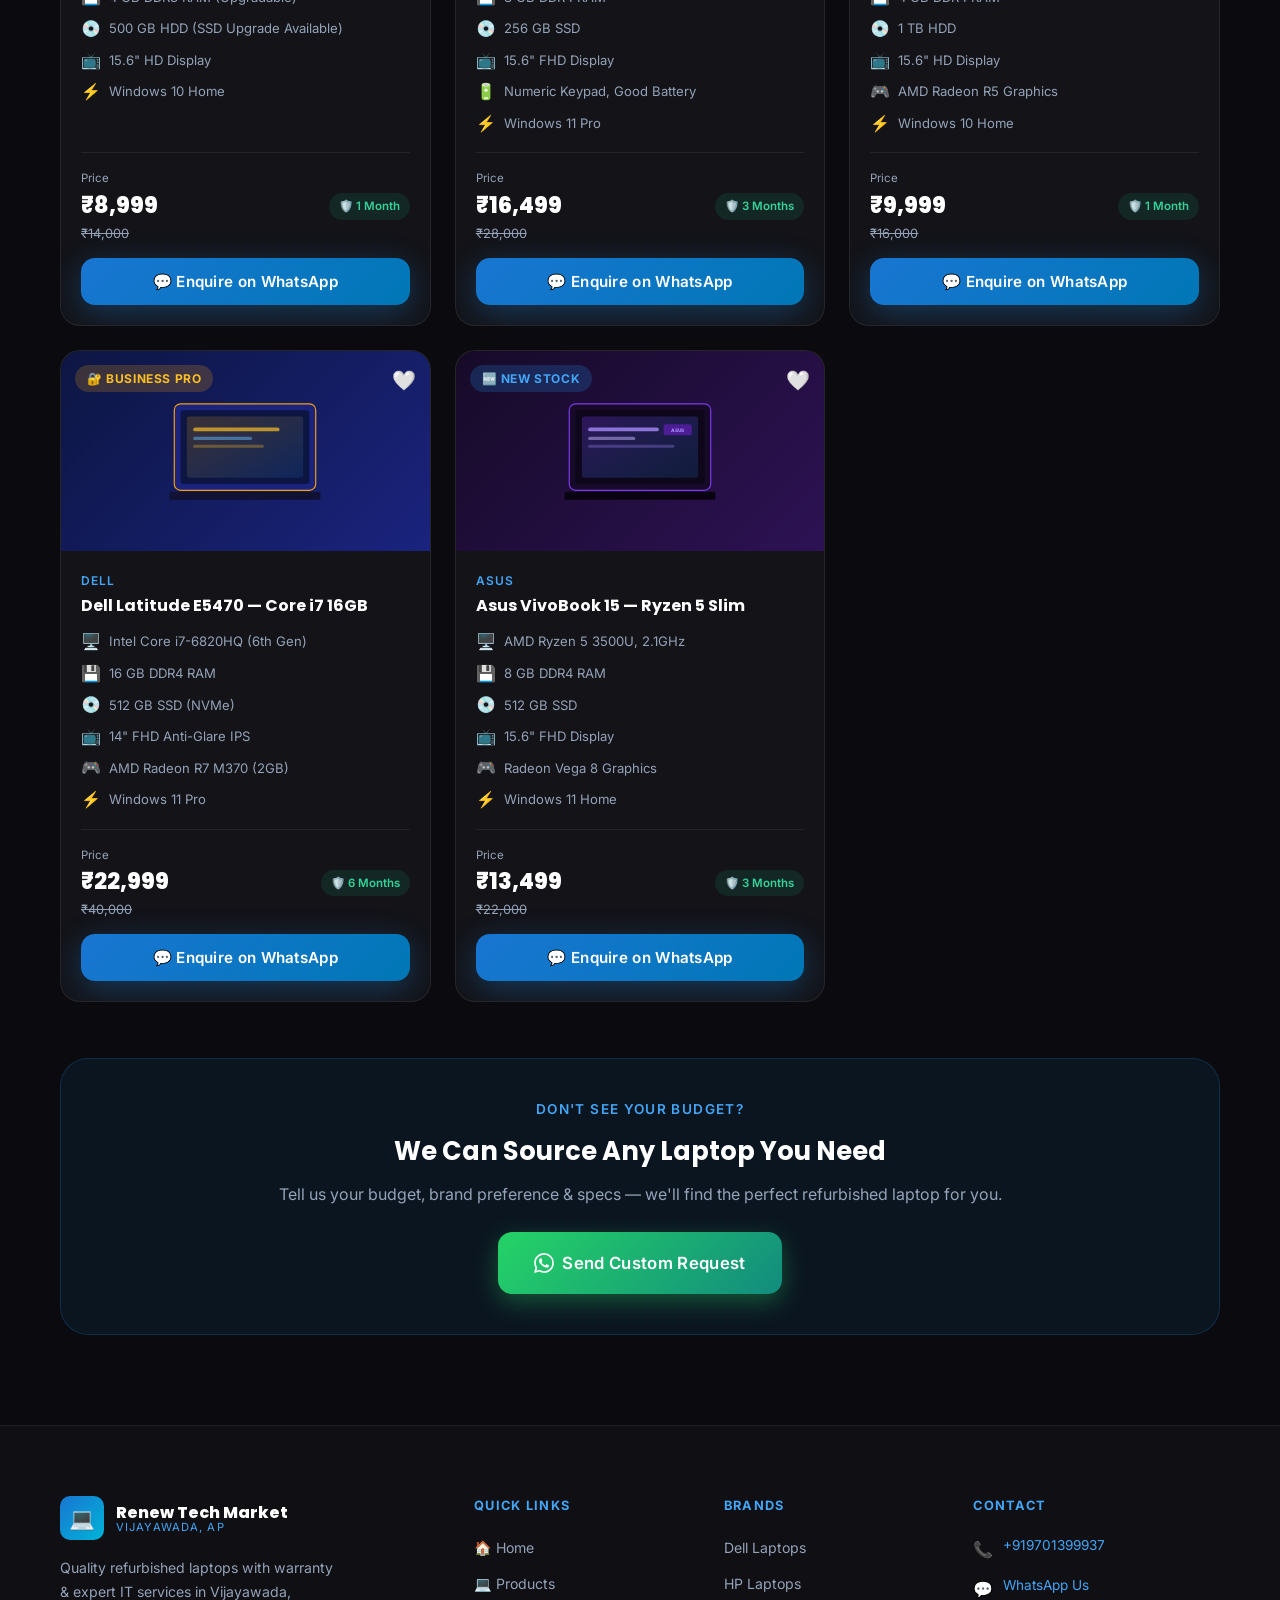
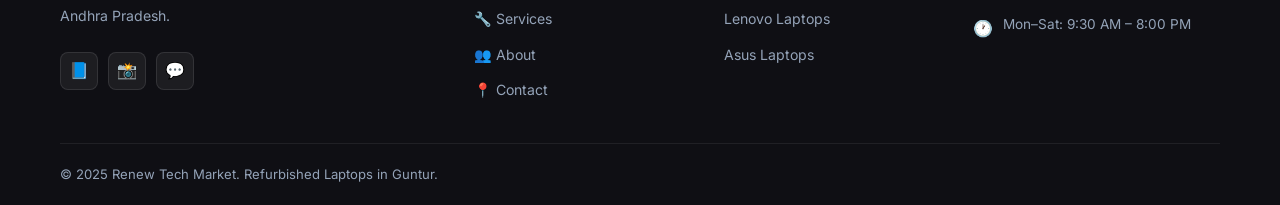
<file: products.html>
<!DOCTYPE html>
<html lang="en">
<head>
  <meta charset="UTF-8" />
  <meta name="viewport" content="width=device-width, initial-scale=1.0" />
  <title>Refurbished Laptops for Sale – Renew Tech Market Guntur</title>
  <meta name="description" content="Buy quality refurbished laptops in Guntur at best prices. Dell, HP, Lenovo laptops with warranty. Filter by brand, RAM & price. Call or WhatsApp now!" />
  <meta name="keywords" content="refurbished laptops Guntur, used laptops best price, second hand laptop Guntur, Dell HP Lenovo refurbished, laptop under 15000 Vijayawada" />
  <link rel="stylesheet" href="styles.css" />
  <link rel="icon" href="data:image/svg+xml,<svg xmlns='http://www.w3.org/2000/svg' viewBox='0 0 100 100'><text y='.9em' font-size='90'>💻</text></svg>" />
</head>
<body>

<!-- NAVBAR (same across all pages) -->
<nav class="navbar" id="navbar" role="navigation" aria-label="Main navigation">
  <div class="container">
    <div class="nav-inner">
      <a href="index.html" class="nav-logo" aria-label="Renew Tech Market Home">
        <div class="logo-icon" aria-hidden="true">💻</div>
        <div class="logo-text"><strong>Renew Tech</strong><span>Market</span></div>
      </a>
      <ul class="nav-links" role="list">
        <li><a href="index.html"    class="nav-link" data-page="index.html">Home</a></li>
        <li><a href="products.html" class="nav-link" data-page="products.html">Products</a></li>
        <li><a href="services.html" class="nav-link" data-page="services.html">Services</a></li>
        <li><a href="about.html"    class="nav-link" data-page="about.html">About</a></li>
        <li><a href="contact.html"  class="nav-link" data-page="contact.html">Contact</a></li>
      </ul>
      <div class="nav-cta">
        <a href="tel:+919701399937" class="btn btn-outline btn-sm">📞 Call Now</a>
        <a href="https://wa.me/919701399937" class="btn btn-whatsapp btn-sm" target="_blank" rel="noopener">💬 WhatsApp</a>
      </div>
      <button class="nav-toggle" id="navToggle" aria-label="Toggle menu"><span></span><span></span><span></span></button>
    </div>
  </div>
</nav>
<div class="nav-mobile" id="navMobile">
  <a href="index.html"    class="nav-link" data-page="index.html">🏠 Home</a>
  <a href="products.html" class="nav-link" data-page="products.html">💻 Products</a>
  <a href="services.html" class="nav-link" data-page="services.html">🔧 Services</a>
  <a href="about.html"    class="nav-link" data-page="about.html">👥 About Us</a>
  <a href="contact.html"  class="nav-link" data-page="contact.html">📍 Contact</a>
  <div class="nav-cta">
    <a href="tel:+919701399937" class="btn btn-outline">📞 Call Now</a>
    <a href="https://wa.me/919701399937" class="btn btn-whatsapp" target="_blank">💬 WhatsApp</a>
  </div>
</div>

<!-- Floating Buttons -->
<a href="https://wa.me/919701399937?text=Hi!%20I%20want%20to%20buy%20a%20refurbished%20laptop." class="float-whatsapp" target="_blank" rel="noopener" aria-label="WhatsApp">
  <svg width="28" height="28" viewBox="0 0 24 24" fill="white"><path d="M17.472 14.382c-.297-.149-1.758-.867-2.03-.967-.273-.099-.471-.148-.67.15-.197.297-.767.966-.94 1.164-.173.199-.347.223-.644.075-.297-.15-1.255-.463-2.39-1.475-.883-.788-1.48-1.761-1.653-2.059-.173-.297-.018-.458.13-.606.134-.133.298-.347.446-.52.149-.174.198-.298.298-.497.099-.198.05-.371-.025-.52-.075-.149-.669-1.612-.916-2.207-.242-.579-.487-.5-.669-.51-.173-.008-.371-.01-.57-.01-.198 0-.52.074-.792.372-.272.297-1.04 1.016-1.04 2.479 0 1.462 1.065 2.875 1.213 3.074.149.198 2.096 3.2 5.077 4.487.709.306 1.262.489 1.694.625.712.227 1.36.195 1.871.118.571-.085 1.758-.719 2.006-1.413.248-.694.248-1.289.173-1.413-.074-.124-.272-.198-.57-.347m-5.421 7.403h-.004a9.87 9.87 0 01-5.031-1.378l-.361-.214-3.741.982.998-3.648-.235-.374a9.86 9.86 0 01-1.51-5.26c.001-5.45 4.436-9.884 9.888-9.884 2.64 0 5.122 1.03 6.988 2.898a9.825 9.825 0 012.893 6.994c-.003 5.45-4.437 9.884-9.885 9.884m8.413-18.297A11.815 11.815 0 0012.05 0C5.495 0 .16 5.335.157 11.892c0 2.096.547 4.142 1.588 5.945L.057 24l6.305-1.654a11.882 11.882 0 005.683 1.448h.005c6.554 0 11.89-5.335 11.893-11.893a11.821 11.821 0 00-3.48-8.413z"/></svg>
</a>
<a href="tel:+919701399937" class="float-call" aria-label="Call">📞</a>

<!-- PAGE HERO -->
<section class="page-hero" aria-label="Products page header">
  <div class="page-hero-bg" aria-hidden="true"></div>
  <div class="container page-hero-inner">
    <nav class="breadcrumb" aria-label="Breadcrumb">
      <a href="index.html">Home</a>
      <span class="breadcrumb-sep" aria-hidden="true">›</span>
      <span aria-current="page">Products</span>
    </nav>
    <h1 class="page-hero-title">Refurbished <span style="background:linear-gradient(135deg,#42a5f5,#00b4d8);-webkit-background-clip:text;-webkit-text-fill-color:transparent;background-clip:text;">Laptops</span> for Sale</h1>
    <p class="page-hero-sub">Quality-tested, warranty-backed laptops at the best prices in Guntur. All units grade A refurbished with full inspection.</p>
  </div>
</section>

<!-- PRODUCTS SECTION -->
<section class="section" aria-label="All products">
  <div class="container">

    <!-- Filter Bar -->
    <div class="filter-bar" role="search" aria-label="Filter products">
      <span class="filter-label">Filter:</span>
      <button class="filter-btn active" data-filter="all" id="filterAll">All</button>
      <button class="filter-btn" data-filter="dell" id="filterDell">Dell</button>
      <button class="filter-btn" data-filter="hp" id="filterHP">HP</button>
      <button class="filter-btn" data-filter="lenovo" id="filterLenovo">Lenovo</button>
      <button class="filter-btn" data-filter="asus" id="filterAsus">Asus</button>
      <button class="filter-btn" data-filter="4gb" id="filter4GB">4 GB RAM</button>
      <button class="filter-btn" data-filter="8gb" id="filter8GB">8 GB RAM</button>
      <button class="filter-btn" data-filter="16gb" id="filter16GB">16 GB RAM</button>
      <span style="margin-left:auto;display:flex;align-items:center;gap:8px;">
        <span class="filter-label">Sort:</span>
        <select class="filter-select" id="priceSort" aria-label="Sort by price">
          <option value="">Default</option>
          <option value="asc">Price: Low to High</option>
          <option value="desc">Price: High to Low</option>
        </select>
      </span>
    </div>

    <!-- Products Grid -->
    <div class="products-grid" id="productsGrid">

      <!-- 1. Dell Latitude E7470 -->
      <article class="product-card" data-brand="dell" data-ram="8gb" data-price="14999" data-aos="fade-up" aria-label="Dell Latitude E7470">
        <div class="product-img-wrap">
          <span class="badge badge-blue">🔥 Best Seller</span>
          <span class="wish" role="button" tabindex="0" aria-label="Wishlist">🤍</span>
          <svg class="laptop-svg" viewBox="0 0 200 140" xmlns="http://www.w3.org/2000/svg" aria-hidden="true">
            <rect x="10" y="10" width="180" height="110" rx="8" fill="#1a237e" stroke="#1976d2" stroke-width="1.5"/>
            <rect x="18" y="18" width="164" height="94" rx="4" fill="#0d1642"/>
            <defs><linearGradient id="g_d1" x1="0" y1="0" x2="1" y2="1"><stop offset="0%" stop-color="#1565c0" stop-opacity=".5"/><stop offset="100%" stop-color="#00b4d8" stop-opacity=".15"/></linearGradient></defs>
            <rect x="26" y="26" width="148" height="78" rx="3" fill="url(#g_d1)"/>
            <rect x="34" y="40" width="100" height="5" rx="2.5" fill="#42a5f5" opacity=".9"/>
            <rect x="34" y="52" width="70" height="4" rx="2" fill="#64b5f6" opacity=".6"/>
            <rect x="34" y="62" width="120" height="4" rx="2" fill="#42a5f5" opacity=".4"/>
            <rect x="34" y="72" width="80" height="4" rx="2" fill="#64b5f6" opacity=".5"/>
            <rect x="144" y="36" width="24" height="14" rx="3" fill="#1565c0"/>
            <text x="156" y="46" text-anchor="middle" fill="white" font-size="6" font-weight="700" font-family="Inter">DELL</text>
            <rect x="4" y="122" width="192" height="10" rx="2" fill="#111133"/>
          </svg>
        </div>
        <div class="product-body">
          <div class="product-brand">Dell</div>
          <h3 class="product-name">Dell Latitude E7470 — Ultrabook i5</h3>
          <ul class="specs-list">
            <li class="spec-item"><span class="spec-icon">🖥️</span>Intel Core i5-6300U, 2.4GHz</li>
            <li class="spec-item"><span class="spec-icon">💾</span>8 GB DDR4 RAM</li>
            <li class="spec-item"><span class="spec-icon">💿</span>256 GB SSD</li>
            <li class="spec-item"><span class="spec-icon">📺</span>14" Full HD IPS Display</li>
            <li class="spec-item"><span class="spec-icon">🔋</span>Backlit Keyboard, Good Battery</li>
            <li class="spec-item"><span class="spec-icon">⚡</span>Windows 11 Pro Activated</li>
          </ul>
          <div class="product-footer">
            <div class="product-price">
              <span class="price-label">Price</span>
              <span class="price-amount">₹14,999</span>
              <span class="price-old">₹24,000</span>
            </div>
            <span class="warranty-chip">🛡️ 3 Months</span>
          </div>
          <button class="btn btn-primary" style="width:100%;justify-content:center;margin-top:14px;" data-enquire="Dell Latitude E7470 (i5, 8GB, 256SSD)" id="buy-d1">💬 Enquire on WhatsApp</button>
        </div>
      </article>

      <!-- 2. HP EliteBook 840 G3 -->
      <article class="product-card" data-brand="hp" data-ram="8gb" data-price="12999" data-aos="fade-up" style="transition-delay:.05s" aria-label="HP EliteBook 840 G3">
        <div class="product-img-wrap" style="background:linear-gradient(135deg,#0a1628,#1a3a6b)">
          <span class="badge badge-green">✅ Verified</span>
          <span class="wish" role="button" tabindex="0" aria-label="Wishlist">🤍</span>
          <svg class="laptop-svg" viewBox="0 0 200 140" xmlns="http://www.w3.org/2000/svg" aria-hidden="true">
            <rect x="10" y="10" width="180" height="110" rx="8" fill="#0a1628" stroke="#2196f3" stroke-width="1.5"/>
            <rect x="18" y="18" width="164" height="94" rx="4" fill="#05101f"/>
            <defs><linearGradient id="g_h1" x1="0" y1="0" x2="1" y2="1"><stop offset="0%" stop-color="#2196f3" stop-opacity=".35"/><stop offset="100%" stop-color="#0077b6" stop-opacity=".1"/></linearGradient></defs>
            <rect x="26" y="26" width="148" height="78" rx="3" fill="url(#g_h1)"/>
            <rect x="34" y="38" width="80" height="5" rx="2.5" fill="#64b5f6" opacity=".9"/>
            <rect x="34" y="50" width="55" height="4" rx="2" fill="#42a5f5" opacity=".5"/>
            <circle cx="152" cy="50" r="14" fill="#0d47a1" opacity=".85"/>
            <text x="152" y="54" text-anchor="middle" fill="white" font-size="9" font-weight="800" font-family="Inter">HP</text>
            <rect x="4" y="122" width="192" height="10" rx="2" fill="#04080f"/>
          </svg>
        </div>
        <div class="product-body">
          <div class="product-brand">HP</div>
          <h3 class="product-name">HP EliteBook 840 G3 — Slim & Powerful</h3>
          <ul class="specs-list">
            <li class="spec-item"><span class="spec-icon">🖥️</span>Intel Core i5-6200U, 2.3GHz</li>
            <li class="spec-item"><span class="spec-icon">💾</span>8 GB DDR4 RAM</li>
            <li class="spec-item"><span class="spec-icon">💿</span>256 GB SSD</li>
            <li class="spec-item"><span class="spec-icon">📺</span>14" Full HD Display</li>
            <li class="spec-item"><span class="spec-icon">🔋</span>Long Battery Life</li>
            <li class="spec-item"><span class="spec-icon">⚡</span>Windows 10 Pro</li>
          </ul>
          <div class="product-footer">
            <div class="product-price">
              <span class="price-label">Price</span>
              <span class="price-amount">₹12,999</span>
              <span class="price-old">₹20,000</span>
            </div>
            <span class="warranty-chip">🛡️ 3 Months</span>
          </div>
          <button class="btn btn-primary" style="width:100%;justify-content:center;margin-top:14px;" data-enquire="HP EliteBook 840 G3 (i5, 8GB, 256SSD)" id="buy-h1">💬 Enquire on WhatsApp</button>
        </div>
      </article>

      <!-- 3. Lenovo ThinkPad T470 -->
      <article class="product-card" data-brand="lenovo" data-ram="16gb" data-price="19999" data-aos="fade-up" style="transition-delay:.1s" aria-label="Lenovo ThinkPad T470">
        <div class="product-img-wrap" style="background:linear-gradient(135deg,#0d1b0d,#1b3822)">
          <span class="badge badge-orange">⚡ Premium</span>
          <span class="wish" role="button" tabindex="0" aria-label="Wishlist">🤍</span>
          <svg class="laptop-svg" viewBox="0 0 200 140" xmlns="http://www.w3.org/2000/svg" aria-hidden="true">
            <rect x="10" y="10" width="180" height="110" rx="8" fill="#0d1b0d" stroke="#10b981" stroke-width="1.5"/>
            <rect x="18" y="18" width="164" height="94" rx="4" fill="#050f05"/>
            <defs><linearGradient id="g_l1" x1="0" y1="0" x2="1" y2="1"><stop offset="0%" stop-color="#10b981" stop-opacity=".25"/><stop offset="100%" stop-color="#0077b6" stop-opacity=".1"/></linearGradient></defs>
            <rect x="26" y="26" width="148" height="78" rx="3" fill="url(#g_l1)"/>
            <rect x="34" y="38" width="100" height="5" rx="2.5" fill="#34d399" opacity=".8"/>
            <rect x="34" y="50" width="70" height="4" rx="2" fill="#6ee7b7" opacity=".5"/>
            <rect x="130" y="35" width="40" height="14" rx="3" fill="#064e3b" stroke="#10b981" stroke-width="1"/>
            <text x="150" y="45" text-anchor="middle" fill="#34d399" font-size="6" font-weight="800" font-family="Inter">LENOVO</text>
            <rect x="4" y="122" width="192" height="10" rx="2" fill="#04080f"/>
          </svg>
        </div>
        <div class="product-body">
          <div class="product-brand">Lenovo</div>
          <h3 class="product-name">Lenovo ThinkPad T470 — i7 Performance</h3>
          <ul class="specs-list">
            <li class="spec-item"><span class="spec-icon">🖥️</span>Intel Core i7-7600U, 2.8GHz</li>
            <li class="spec-item"><span class="spec-icon">💾</span>16 GB DDR4 RAM</li>
            <li class="spec-item"><span class="spec-icon">💿</span>512 GB SSD</li>
            <li class="spec-item"><span class="spec-icon">📺</span>14" FHD IPS Matte Display</li>
            <li class="spec-item"><span class="spec-icon">🔋</span>Excellent Battery (8–10 hrs)</li>
            <li class="spec-item"><span class="spec-icon">⚡</span>Windows 11 Pro</li>
          </ul>
          <div class="product-footer">
            <div class="product-price">
              <span class="price-label">Price</span>
              <span class="price-amount">₹19,999</span>
              <span class="price-old">₹35,000</span>
            </div>
            <span class="warranty-chip">🛡️ 6 Months</span>
          </div>
          <button class="btn btn-primary" style="width:100%;justify-content:center;margin-top:14px;" data-enquire="Lenovo ThinkPad T470 (i7, 16GB, 512SSD)" id="buy-l1">💬 Enquire on WhatsApp</button>
        </div>
      </article>

      <!-- 4. Dell Inspiron 15 i3 Budget -->
      <article class="product-card" data-brand="dell" data-ram="4gb" data-price="8999" data-aos="fade-up" style="transition-delay:.15s" aria-label="Dell Inspiron 15 i3">
        <div class="product-img-wrap">
          <span class="badge badge-green">💰 Best Budget</span>
          <span class="wish" role="button" tabindex="0" aria-label="Wishlist">🤍</span>
          <svg class="laptop-svg" viewBox="0 0 200 140" xmlns="http://www.w3.org/2000/svg" aria-hidden="true">
            <rect x="10" y="10" width="180" height="110" rx="8" fill="#1a237e" stroke="#1976d2" stroke-width="1.5"/>
            <rect x="18" y="18" width="164" height="94" rx="4" fill="#0d1642"/>
            <defs><linearGradient id="g_d2" x1="0" y1="0" x2="1" y2="1"><stop offset="0%" stop-color="#1565c0" stop-opacity=".4"/><stop offset="100%" stop-color="#42a5f5" stop-opacity=".15"/></linearGradient></defs>
            <rect x="26" y="26" width="148" height="78" rx="3" fill="url(#g_d2)"/>
            <rect x="34" y="42" width="85" height="5" rx="2.5" fill="#42a5f5" opacity=".8"/>
            <rect x="34" y="54" width="60" height="4" rx="2" fill="#64b5f6" opacity=".5"/>
            <rect x="34" y="64" width="100" height="4" rx="2" fill="#42a5f5" opacity=".35"/>
            <rect x="34" y="74" width="70" height="4" rx="2" fill="#64b5f6" opacity=".4"/>
            <rect x="4" y="122" width="192" height="10" rx="2" fill="#111133"/>
          </svg>
        </div>
        <div class="product-body">
          <div class="product-brand">Dell</div>
          <h3 class="product-name">Dell Inspiron 15 3000 — Budget Pick</h3>
          <ul class="specs-list">
            <li class="spec-item"><span class="spec-icon">🖥️</span>Intel Core i3-5005U, 2.0GHz</li>
            <li class="spec-item"><span class="spec-icon">💾</span>4 GB DDR3 RAM (Upgradable)</li>
            <li class="spec-item"><span class="spec-icon">💿</span>500 GB HDD (SSD Upgrade Available)</li>
            <li class="spec-item"><span class="spec-icon">📺</span>15.6" HD Display</li>
            <li class="spec-item"><span class="spec-icon">⚡</span>Windows 10 Home</li>
          </ul>
          <div class="product-footer">
            <div class="product-price">
              <span class="price-label">Price</span>
              <span class="price-amount">₹8,999</span>
              <span class="price-old">₹14,000</span>
            </div>
            <span class="warranty-chip">🛡️ 1 Month</span>
          </div>
          <button class="btn btn-primary" style="width:100%;justify-content:center;margin-top:14px;" data-enquire="Dell Inspiron 15 3000 (i3, 4GB, 500HDD)" id="buy-d2">💬 Enquire on WhatsApp</button>
        </div>
      </article>

      <!-- 5. HP ProBook 450 G5 i5 8GB -->
      <article class="product-card" data-brand="hp" data-ram="8gb" data-price="16499" data-aos="fade-up" style="transition-delay:.2s" aria-label="HP ProBook 450 G5">
        <div class="product-img-wrap" style="background:linear-gradient(135deg,#0a1628,#102a4a)">
          <span class="badge badge-blue">🏆 Top Rated</span>
          <span class="wish" role="button" tabindex="0" aria-label="Wishlist">🤍</span>
          <svg class="laptop-svg" viewBox="0 0 200 140" xmlns="http://www.w3.org/2000/svg" aria-hidden="true">
            <rect x="10" y="10" width="180" height="110" rx="8" fill="#0a1628" stroke="#42a5f5" stroke-width="1.5"/>
            <rect x="18" y="18" width="164" height="94" rx="4" fill="#050f1f"/>
            <defs><linearGradient id="g_h2" x1="0" y1="0" x2="1" y2="1"><stop offset="0%" stop-color="#2196f3" stop-opacity=".4"/><stop offset="100%" stop-color="#1565c0" stop-opacity=".15"/></linearGradient></defs>
            <rect x="26" y="26" width="148" height="78" rx="3" fill="url(#g_h2)"/>
            <rect x="34" y="40" width="90" height="5" rx="2.5" fill="#64b5f6" opacity=".9"/>
            <rect x="34" y="52" width="60" height="4" rx="2" fill="#42a5f5" opacity=".5"/>
            <rect x="34" y="62" width="110" height="4" rx="2" fill="#64b5f6" opacity=".3"/>
            <circle cx="152" cy="52" r="12" fill="#0d47a1" opacity=".9"/>
            <text x="152" y="56" text-anchor="middle" fill="white" font-size="8" font-weight="800" font-family="Inter">HP</text>
            <rect x="4" y="122" width="192" height="10" rx="2" fill="#04080f"/>
          </svg>
        </div>
        <div class="product-body">
          <div class="product-brand">HP</div>
          <h3 class="product-name">HP ProBook 450 G5 — 8th Gen i5</h3>
          <ul class="specs-list">
            <li class="spec-item"><span class="spec-icon">🖥️</span>Intel Core i5-8250U (8th Gen)</li>
            <li class="spec-item"><span class="spec-icon">💾</span>8 GB DDR4 RAM</li>
            <li class="spec-item"><span class="spec-icon">💿</span>256 GB SSD</li>
            <li class="spec-item"><span class="spec-icon">📺</span>15.6" FHD Display</li>
            <li class="spec-item"><span class="spec-icon">🔋</span>Numeric Keypad, Good Battery</li>
            <li class="spec-item"><span class="spec-icon">⚡</span>Windows 11 Pro</li>
          </ul>
          <div class="product-footer">
            <div class="product-price">
              <span class="price-label">Price</span>
              <span class="price-amount">₹16,499</span>
              <span class="price-old">₹28,000</span>
            </div>
            <span class="warranty-chip">🛡️ 3 Months</span>
          </div>
          <button class="btn btn-primary" style="width:100%;justify-content:center;margin-top:14px;" data-enquire="HP ProBook 450 G5 (i5 8th Gen, 8GB, 256SSD)" id="buy-h2">💬 Enquire on WhatsApp</button>
        </div>
      </article>

      <!-- 6. Lenovo IdeaPad 330 -->
      <article class="product-card" data-brand="lenovo" data-ram="4gb" data-price="9999" data-aos="fade-up" style="transition-delay:.25s" aria-label="Lenovo IdeaPad 330">
        <div class="product-img-wrap" style="background:linear-gradient(135deg,#0d1b0d,#12201a)">
          <span class="badge badge-green">🎓 Student Pick</span>
          <span class="wish" role="button" tabindex="0" aria-label="Wishlist">🤍</span>
          <svg class="laptop-svg" viewBox="0 0 200 140" xmlns="http://www.w3.org/2000/svg" aria-hidden="true">
            <rect x="10" y="10" width="180" height="110" rx="8" fill="#0d1b0d" stroke="#10b981" stroke-width="1.5"/>
            <rect x="18" y="18" width="164" height="94" rx="4" fill="#050f05"/>
            <defs><linearGradient id="g_l2" x1="0" y1="0" x2="1" y2="1"><stop offset="0%" stop-color="#10b981" stop-opacity=".2"/><stop offset="100%" stop-color="#0077b6" stop-opacity=".08"/></linearGradient></defs>
            <rect x="26" y="26" width="148" height="78" rx="3" fill="url(#g_l2)"/>
            <rect x="34" y="42" width="75" height="4" rx="2" fill="#34d399" opacity=".7"/>
            <rect x="34" y="54" width="50" height="3.5" rx="1.75" fill="#6ee7b7" opacity=".45"/>
            <rect x="34" y="64" width="95" height="3.5" rx="1.75" fill="#34d399" opacity=".3"/>
            <rect x="4" y="122" width="192" height="10" rx="2" fill="#04080f"/>
          </svg>
        </div>
        <div class="product-body">
          <div class="product-brand">Lenovo</div>
          <h3 class="product-name">Lenovo IdeaPad 330 — Entry Level</h3>
          <ul class="specs-list">
            <li class="spec-item"><span class="spec-icon">🖥️</span>AMD A9-9425 Dual Core</li>
            <li class="spec-item"><span class="spec-icon">💾</span>4 GB DDR4 RAM</li>
            <li class="spec-item"><span class="spec-icon">💿</span>1 TB HDD</li>
            <li class="spec-item"><span class="spec-icon">📺</span>15.6" HD Display</li>
            <li class="spec-item"><span class="spec-icon">🎮</span>AMD Radeon R5 Graphics</li>
            <li class="spec-item"><span class="spec-icon">⚡</span>Windows 10 Home</li>
          </ul>
          <div class="product-footer">
            <div class="product-price">
              <span class="price-label">Price</span>
              <span class="price-amount">₹9,999</span>
              <span class="price-old">₹16,000</span>
            </div>
            <span class="warranty-chip">🛡️ 1 Month</span>
          </div>
          <button class="btn btn-primary" style="width:100%;justify-content:center;margin-top:14px;" data-enquire="Lenovo IdeaPad 330 (AMD, 4GB, 1TB)" id="buy-l2">💬 Enquire on WhatsApp</button>
        </div>
      </article>

      <!-- 7. Dell Latitude E5470 i7 -->
      <article class="product-card" data-brand="dell" data-ram="16gb" data-price="22999" data-aos="fade-up" style="transition-delay:.3s" aria-label="Dell Latitude E5470 i7">
        <div class="product-img-wrap">
          <span class="badge badge-orange">🔐 Business Pro</span>
          <span class="wish" role="button" tabindex="0" aria-label="Wishlist">🤍</span>
          <svg class="laptop-svg" viewBox="0 0 200 140" xmlns="http://www.w3.org/2000/svg" aria-hidden="true">
            <rect x="10" y="10" width="180" height="110" rx="8" fill="#1a237e" stroke="#f59e0b" stroke-width="1.5"/>
            <rect x="18" y="18" width="164" height="94" rx="4" fill="#0d1642"/>
            <defs><linearGradient id="g_d3" x1="0" y1="0" x2="1" y2="1"><stop offset="0%" stop-color="#f59e0b" stop-opacity=".2"/><stop offset="100%" stop-color="#1565c0" stop-opacity=".2"/></linearGradient></defs>
            <rect x="26" y="26" width="148" height="78" rx="3" fill="url(#g_d3)"/>
            <rect x="34" y="40" width="110" height="5" rx="2.5" fill="#fbbf24" opacity=".7"/>
            <rect x="34" y="52" width="75" height="4" rx="2" fill="#64b5f6" opacity=".5"/>
            <rect x="34" y="62" width="90" height="4" rx="2" fill="#fbbf24" opacity=".3"/>
            <rect x="4" y="122" width="192" height="10" rx="2" fill="#111133"/>
          </svg>
        </div>
        <div class="product-body">
          <div class="product-brand">Dell</div>
          <h3 class="product-name">Dell Latitude E5470 — Core i7 16GB</h3>
          <ul class="specs-list">
            <li class="spec-item"><span class="spec-icon">🖥️</span>Intel Core i7-6820HQ (6th Gen)</li>
            <li class="spec-item"><span class="spec-icon">💾</span>16 GB DDR4 RAM</li>
            <li class="spec-item"><span class="spec-icon">💿</span>512 GB SSD (NVMe)</li>
            <li class="spec-item"><span class="spec-icon">📺</span>14" FHD Anti-Glare IPS</li>
            <li class="spec-item"><span class="spec-icon">🎮</span>AMD Radeon R7 M370 (2GB)</li>
            <li class="spec-item"><span class="spec-icon">⚡</span>Windows 11 Pro</li>
          </ul>
          <div class="product-footer">
            <div class="product-price">
              <span class="price-label">Price</span>
              <span class="price-amount">₹22,999</span>
              <span class="price-old">₹40,000</span>
            </div>
            <span class="warranty-chip">🛡️ 6 Months</span>
          </div>
          <button class="btn btn-primary" style="width:100%;justify-content:center;margin-top:14px;" data-enquire="Dell Latitude E5470 (i7, 16GB, 512 NVMe)" id="buy-d3">💬 Enquire on WhatsApp</button>
        </div>
      </article>

      <!-- 8. Asus VivoBook 15 -->
      <article class="product-card" data-brand="asus" data-ram="8gb" data-price="13499" data-aos="fade-up" style="transition-delay:.35s" aria-label="Asus VivoBook 15">
        <div class="product-img-wrap" style="background:linear-gradient(135deg,#160a28,#2d1254)">
          <span class="badge badge-blue">🆕 New Stock</span>
          <span class="wish" role="button" tabindex="0" aria-label="Wishlist">🤍</span>
          <svg class="laptop-svg" viewBox="0 0 200 140" xmlns="http://www.w3.org/2000/svg" aria-hidden="true">
            <rect x="10" y="10" width="180" height="110" rx="8" fill="#160a28" stroke="#7c3aed" stroke-width="1.5"/>
            <rect x="18" y="18" width="164" height="94" rx="4" fill="#0e061a"/>
            <defs><linearGradient id="g_a1" x1="0" y1="0" x2="1" y2="1"><stop offset="0%" stop-color="#7c3aed" stop-opacity=".3"/><stop offset="100%" stop-color="#2196f3" stop-opacity=".15"/></linearGradient></defs>
            <rect x="26" y="26" width="148" height="78" rx="3" fill="url(#g_a1)"/>
            <rect x="34" y="40" width="90" height="5" rx="2.5" fill="#a78bfa" opacity=".8"/>
            <rect x="34" y="52" width="60" height="4" rx="2" fill="#c4b5fd" opacity=".5"/>
            <rect x="34" y="62" width="110" height="4" rx="2" fill="#a78bfa" opacity=".3"/>
            <rect x="130" y="36" width="36" height="14" rx="3" fill="#4c1d95"/>
            <text x="148" y="46" text-anchor="middle" fill="#a78bfa" font-size="6" font-weight="800" font-family="Inter">ASUS</text>
            <rect x="4" y="122" width="192" height="10" rx="2" fill="#0a0412"/>
          </svg>
        </div>
        <div class="product-body">
          <div class="product-brand">Asus</div>
          <h3 class="product-name">Asus VivoBook 15 — Ryzen 5 Slim</h3>
          <ul class="specs-list">
            <li class="spec-item"><span class="spec-icon">🖥️</span>AMD Ryzen 5 3500U, 2.1GHz</li>
            <li class="spec-item"><span class="spec-icon">💾</span>8 GB DDR4 RAM</li>
            <li class="spec-item"><span class="spec-icon">💿</span>512 GB SSD</li>
            <li class="spec-item"><span class="spec-icon">📺</span>15.6" FHD Display</li>
            <li class="spec-item"><span class="spec-icon">🎮</span>Radeon Vega 8 Graphics</li>
            <li class="spec-item"><span class="spec-icon">⚡</span>Windows 11 Home</li>
          </ul>
          <div class="product-footer">
            <div class="product-price">
              <span class="price-label">Price</span>
              <span class="price-amount">₹13,499</span>
              <span class="price-old">₹22,000</span>
            </div>
            <span class="warranty-chip">🛡️ 3 Months</span>
          </div>
          <button class="btn btn-primary" style="width:100%;justify-content:center;margin-top:14px;" data-enquire="Asus VivoBook 15 (Ryzen 5, 8GB, 512SSD)" id="buy-a1">💬 Enquire on WhatsApp</button>
        </div>
      </article>

    </div><!-- /products-grid -->

    <!-- CTA -->
    <div style="margin-top:56px;background:rgba(33,150,243,.08);border:1px solid rgba(33,150,243,.2);border-radius:var(--radius-xl);padding:40px;text-align:center;" data-aos="fade-up">
      <div style="font-size:.85rem;color:var(--blue-300);font-weight:600;text-transform:uppercase;letter-spacing:.1em;margin-bottom:10px;">Don't see your budget?</div>
      <h2 style="font-family:'Poppins',sans-serif;font-size:1.6rem;font-weight:700;margin-bottom:10px;">We Can Source Any Laptop You Need</h2>
      <p style="color:var(--gray-400);margin-bottom:24px;">Tell us your budget, brand preference &amp; specs — we'll find the perfect refurbished laptop for you.</p>
      <a href="https://wa.me/919701399937?text=Hi!%20I%20need%20help%20finding%20a%20specific%20laptop%20within%20my%20budget." class="btn btn-whatsapp btn-lg" target="_blank" rel="noopener" id="customRequestCTA">
        <svg width="20" height="20" viewBox="0 0 24 24" fill="currentColor"><path d="M17.472 14.382c-.297-.149-1.758-.867-2.03-.967-.273-.099-.471-.148-.67.15-.197.297-.767.966-.94 1.164-.173.199-.347.223-.644.075-.297-.15-1.255-.463-2.39-1.475-.883-.788-1.48-1.761-1.653-2.059-.173-.297-.018-.458.13-.606.134-.133.298-.347.446-.52.149-.174.198-.298.298-.497.099-.198.05-.371-.025-.52-.075-.149-.669-1.612-.916-2.207-.242-.579-.487-.5-.669-.51-.173-.008-.371-.01-.57-.01-.198 0-.52.074-.792.372-.272.297-1.04 1.016-1.04 2.479 0 1.462 1.065 2.875 1.213 3.074.149.198 2.096 3.2 5.077 4.487.709.306 1.262.489 1.694.625.712.227 1.36.195 1.871.118.571-.085 1.758-.719 2.006-1.413.248-.694.248-1.289.173-1.413-.074-.124-.272-.198-.57-.347m-5.421 7.403h-.004a9.87 9.87 0 01-5.031-1.378l-.361-.214-3.741.982.998-3.648-.235-.374a9.86 9.86 0 01-1.51-5.26c.001-5.45 4.436-9.884 9.888-9.884 2.64 0 5.122 1.03 6.988 2.898a9.825 9.825 0 012.893 6.994c-.003 5.45-4.437 9.884-9.885 9.884m8.413-18.297A11.815 11.815 0 0012.05 0C5.495 0 .16 5.335.157 11.892c0 2.096.547 4.142 1.588 5.945L.057 24l6.305-1.654a11.882 11.882 0 005.683 1.448h.005c6.554 0 11.89-5.335 11.893-11.893a11.821 11.821 0 00-3.48-8.413z"/></svg>
        Send Custom Request
      </a>
    </div>

  </div>
</section>

<!-- FOOTER -->
<footer class="footer" role="contentinfo">
  <div class="footer-main">
    <div class="container">
      <div class="footer-grid">
        <div>
          <a href="index.html" class="nav-logo" style="display:inline-flex;">
            <div class="logo-icon">💻</div>
            <div class="logo-text"><strong>Renew Tech Market</strong><span>Vijayawada, AP</span></div>
          </a>
          <p class="footer-brand-desc">Quality refurbished laptops with warranty & expert IT services in Vijayawada, Andhra Pradesh.</p>
          <div class="footer-social">
            <a href="#" class="social-btn" aria-label="Facebook">📘</a>
            <a href="#" class="social-btn" aria-label="Instagram">📸</a>
            <a href="https://wa.me/919876543210" class="social-btn" aria-label="WhatsApp" target="_blank" rel="noopener">💬</a>
          </div>
        </div>
        <nav aria-label="Quick links">
          <h3 class="footer-heading">Quick Links</h3>
          <ul class="footer-links">
            <li><a href="index.html">🏠 Home</a></li>
            <li><a href="products.html">💻 Products</a></li>
            <li><a href="services.html">🔧 Services</a></li>
            <li><a href="about.html">👥 About</a></li>
            <li><a href="contact.html">📍 Contact</a></li>
          </ul>
        </nav>
        <nav aria-label="Brands">
          <h3 class="footer-heading">Brands</h3>
          <ul class="footer-links">
            <li><a href="#">Dell Laptops</a></li>
            <li><a href="#">HP Laptops</a></li>
            <li><a href="#">Lenovo Laptops</a></li>
            <li><a href="#">Asus Laptops</a></li>
          </ul>
        </nav>
        <address style="font-style:normal">
          <h3 class="footer-heading">Contact</h3>
          <div class="footer-contact-item"><span>📞</span><div><a href="tel:+919876543210">+919701399937</a></div></div>
          <div class="footer-contact-item"><span>💬</span><div><a href="https://wa.me/919701399937" target="_blank" rel="noopener">WhatsApp Us</a></div></div>
          <div class="footer-contact-item"><span>🕐</span><div>Mon–Sat: 9:30 AM – 8:00 PM</div></div>
        </address>
      </div>
    </div>
  </div>
  <div class="container">
    <div class="footer-bottom">
      <p>© 2025 Renew Tech Market. Refurbished Laptops in Guntur.</p>
    </div>
  </div>
</footer>

<script src="main.js"></script>
</body>
</html>
</file>
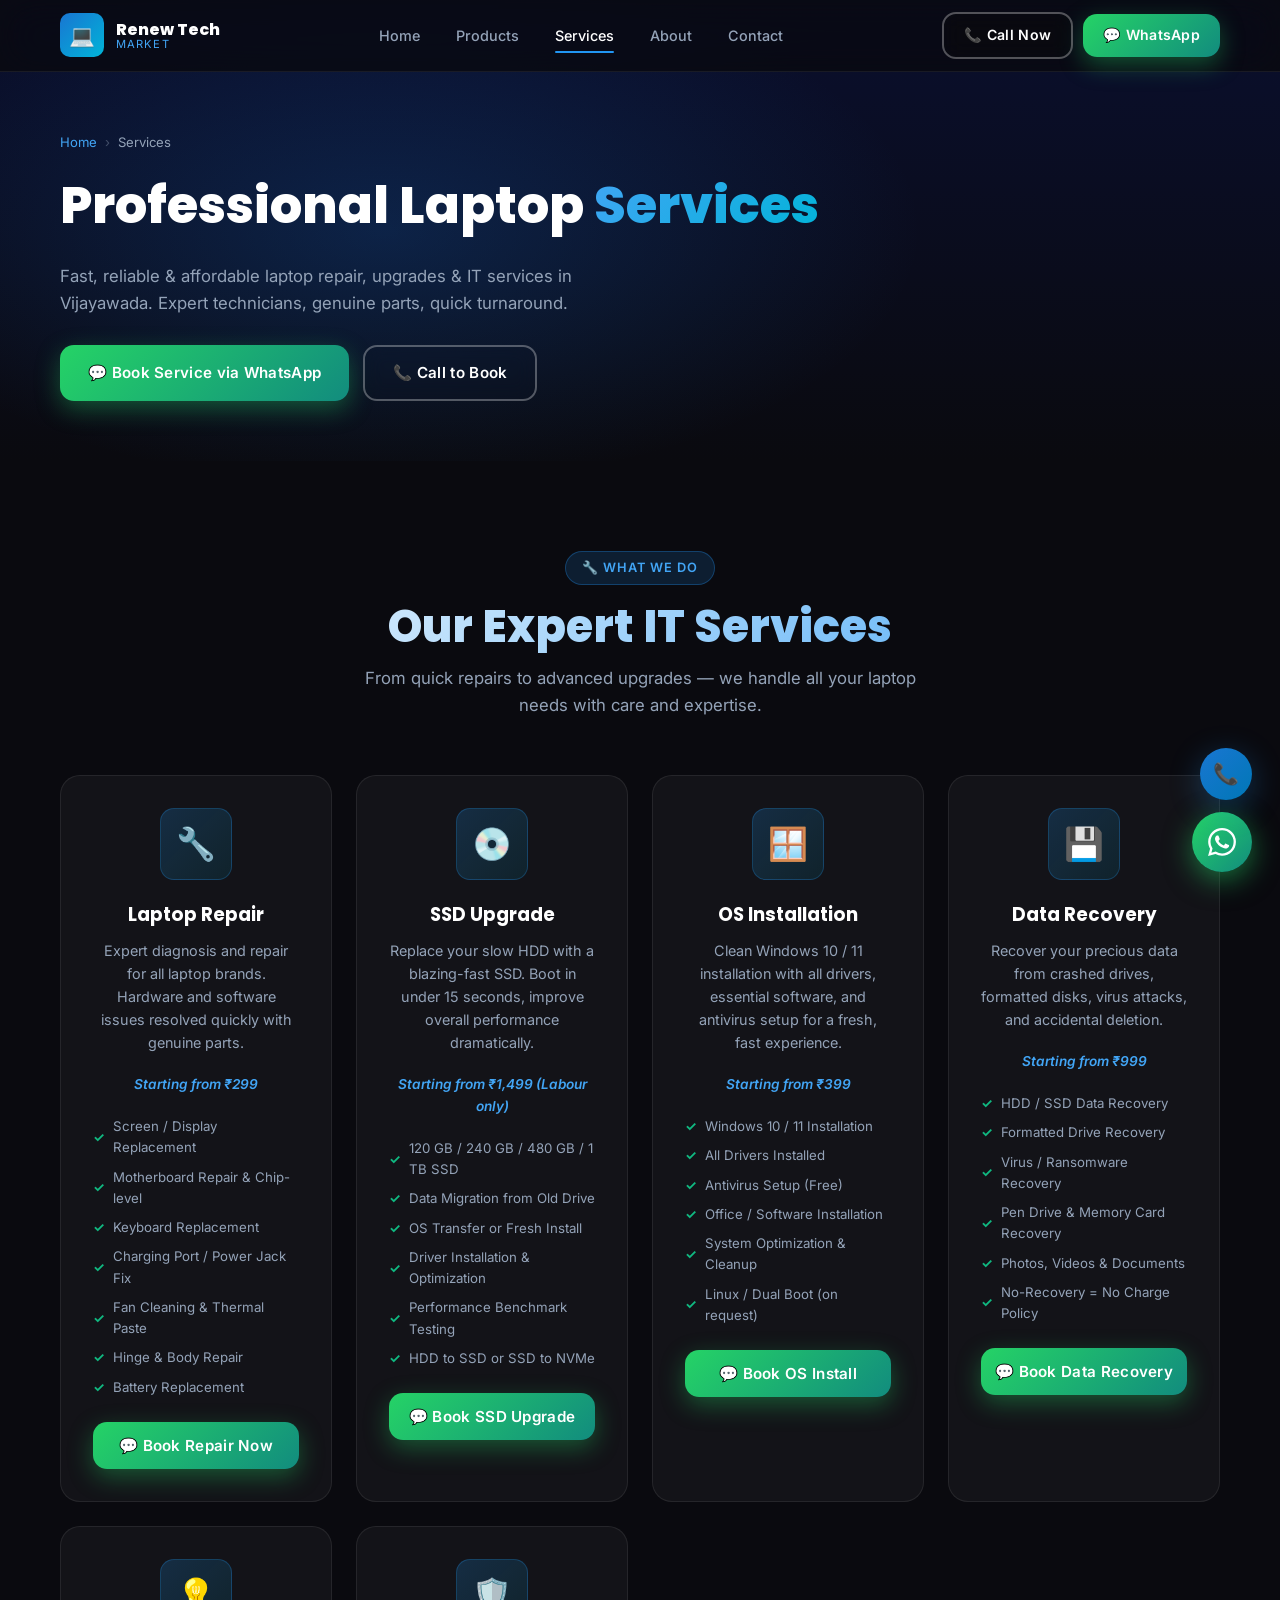
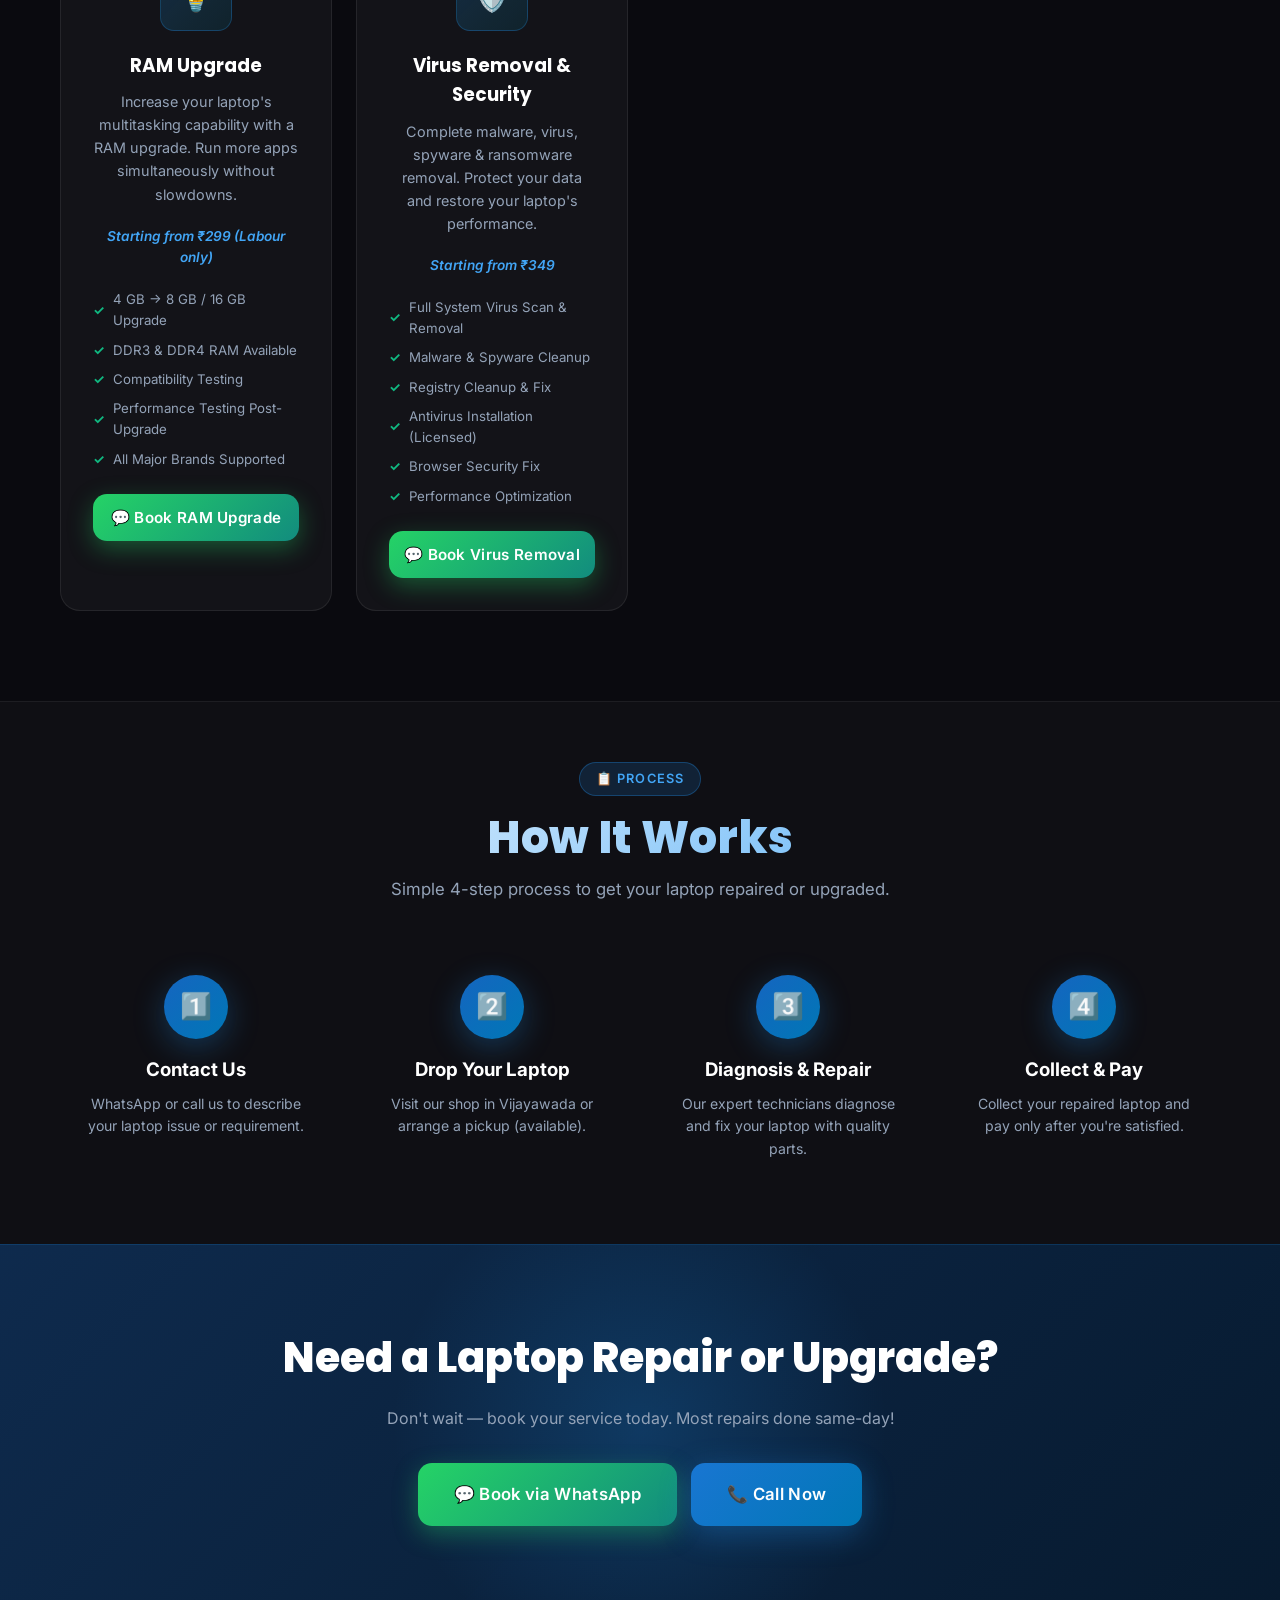
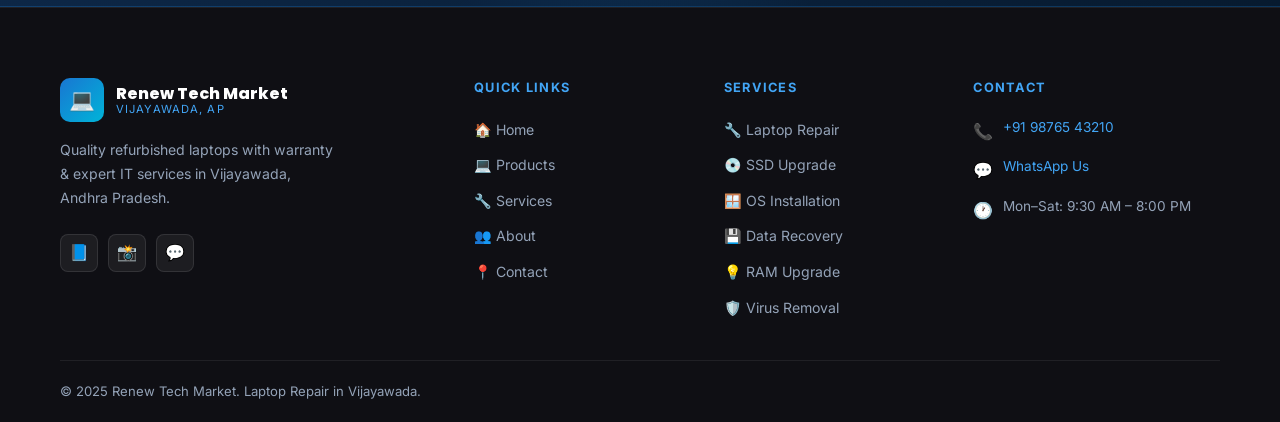
<file: services.html>
<!DOCTYPE html>
<html lang="en">
<head>
  <meta charset="UTF-8" />
  <meta name="viewport" content="width=device-width, initial-scale=1.0" />
  <title>Laptop Repair & IT Services – Renew Tech Market Vijayawada</title>
  <meta name="description" content="Professional laptop repair, SSD upgrade, OS installation, data recovery & IT services in Vijayawada. Fast, affordable & reliable. Book via WhatsApp!" />
  <meta name="keywords" content="laptop repair Vijayawada, laptop screen repair, SSD upgrade Vijayawada, data recovery Vijayawada, OS installation laptop, laptop service near me" />
  <link rel="stylesheet" href="styles.css" />
  <link rel="icon" href="data:image/svg+xml,<svg xmlns='http://www.w3.org/2000/svg' viewBox='0 0 100 100'><text y='.9em' font-size='90'>🔧</text></svg>" />
</head>
<body>

<!-- NAVBAR -->
<nav class="navbar" id="navbar" role="navigation" aria-label="Main navigation">
  <div class="container">
    <div class="nav-inner">
      <a href="index.html" class="nav-logo" aria-label="Renew Tech Market Home">
        <div class="logo-icon" aria-hidden="true">💻</div>
        <div class="logo-text"><strong>Renew Tech</strong><span>Market</span></div>
      </a>
      <ul class="nav-links" role="list">
        <li><a href="index.html"    class="nav-link" data-page="index.html">Home</a></li>
        <li><a href="products.html" class="nav-link" data-page="products.html">Products</a></li>
        <li><a href="services.html" class="nav-link" data-page="services.html">Services</a></li>
        <li><a href="about.html"    class="nav-link" data-page="about.html">About</a></li>
        <li><a href="contact.html"  class="nav-link" data-page="contact.html">Contact</a></li>
      </ul>
      <div class="nav-cta">
        <a href="tel:+919876543210" class="btn btn-outline btn-sm">📞 Call Now</a>
        <a href="https://wa.me/919876543210" class="btn btn-whatsapp btn-sm" target="_blank" rel="noopener">💬 WhatsApp</a>
      </div>
      <button class="nav-toggle" id="navToggle" aria-label="Toggle menu"><span></span><span></span><span></span></button>
    </div>
  </div>
</nav>
<div class="nav-mobile" id="navMobile">
  <a href="index.html"    class="nav-link" data-page="index.html">🏠 Home</a>
  <a href="products.html" class="nav-link" data-page="products.html">💻 Products</a>
  <a href="services.html" class="nav-link" data-page="services.html">🔧 Services</a>
  <a href="about.html"    class="nav-link" data-page="about.html">👥 About Us</a>
  <a href="contact.html"  class="nav-link" data-page="contact.html">📍 Contact</a>
  <div class="nav-cta">
    <a href="tel:+919876543210" class="btn btn-outline">📞 Call Now</a>
    <a href="https://wa.me/919876543210" class="btn btn-whatsapp" target="_blank">💬 WhatsApp</a>
  </div>
</div>

<!-- Floating Buttons -->
<a href="https://wa.me/919876543210?text=Hi!%20I%20want%20to%20book%20a%20laptop%20service." class="float-whatsapp" target="_blank" rel="noopener" aria-label="WhatsApp">
  <svg width="28" height="28" viewBox="0 0 24 24" fill="white"><path d="M17.472 14.382c-.297-.149-1.758-.867-2.03-.967-.273-.099-.471-.148-.67.15-.197.297-.767.966-.94 1.164-.173.199-.347.223-.644.075-.297-.15-1.255-.463-2.39-1.475-.883-.788-1.48-1.761-1.653-2.059-.173-.297-.018-.458.13-.606.134-.133.298-.347.446-.52.149-.174.198-.298.298-.497.099-.198.05-.371-.025-.52-.075-.149-.669-1.612-.916-2.207-.242-.579-.487-.5-.669-.51-.173-.008-.371-.01-.57-.01-.198 0-.52.074-.792.372-.272.297-1.04 1.016-1.04 2.479 0 1.462 1.065 2.875 1.213 3.074.149.198 2.096 3.2 5.077 4.487.709.306 1.262.489 1.694.625.712.227 1.36.195 1.871.118.571-.085 1.758-.719 2.006-1.413.248-.694.248-1.289.173-1.413-.074-.124-.272-.198-.57-.347m-5.421 7.403h-.004a9.87 9.87 0 01-5.031-1.378l-.361-.214-3.741.982.998-3.648-.235-.374a9.86 9.86 0 01-1.51-5.26c.001-5.45 4.436-9.884 9.888-9.884 2.64 0 5.122 1.03 6.988 2.898a9.825 9.825 0 012.893 6.994c-.003 5.45-4.437 9.884-9.885 9.884m8.413-18.297A11.815 11.815 0 0012.05 0C5.495 0 .16 5.335.157 11.892c0 2.096.547 4.142 1.588 5.945L.057 24l6.305-1.654a11.882 11.882 0 005.683 1.448h.005c6.554 0 11.89-5.335 11.893-11.893a11.821 11.821 0 00-3.48-8.413z"/></svg>
</a>
<a href="tel:+919876543210" class="float-call" aria-label="Call">📞</a>

<!-- PAGE HERO -->
<section class="page-hero" aria-label="Services page header">
  <div class="page-hero-bg" aria-hidden="true"></div>
  <div class="container page-hero-inner">
    <div class="breadcrumb"><a href="index.html">Home</a><span class="breadcrumb-sep">›</span><span>Services</span></div>
    <h1 class="page-hero-title">Professional Laptop <span style="background:linear-gradient(135deg,#42a5f5,#00b4d8);-webkit-background-clip:text;-webkit-text-fill-color:transparent;background-clip:text;">Services</span></h1>
    <p class="page-hero-sub">Fast, reliable & affordable laptop repair, upgrades & IT services in Vijayawada. Expert technicians, genuine parts, quick turnaround.</p>
    <div style="display:flex;gap:14px;margin-top:28px;flex-wrap:wrap;">
      <a href="https://wa.me/919876543210?text=Hi!%20I%20want%20to%20book%20a%20laptop%20service." class="btn btn-whatsapp" target="_blank" rel="noopener" id="heroBookService">💬 Book Service via WhatsApp</a>
      <a href="tel:+919876543210" class="btn btn-outline" id="heroCallService">📞 Call to Book</a>
    </div>
  </div>
</section>

<!-- SERVICES DETAIL -->
<section class="section" aria-label="Service details">
  <div class="container">
    <div class="text-center" data-aos="fade-up">
      <div class="section-badge">🔧 What We Do</div>
      <h2 class="section-title">Our Expert IT Services</h2>
      <p class="section-sub">From quick repairs to advanced upgrades — we handle all your laptop needs with care and expertise.</p>
    </div>

    <div class="services-grid" style="margin-top:56px;">

      <!-- Laptop Repair -->
      <article class="service-card" data-aos="fade-up" aria-label="Laptop Repair service">
        <div class="service-icon-wrap" aria-hidden="true">🔧</div>
        <h3 class="service-name">Laptop Repair</h3>
        <p class="service-desc">Expert diagnosis and repair for all laptop brands. Hardware and software issues resolved quickly with genuine parts.</p>
        <p class="service-price">Starting from ₹299</p>
        <ul class="service-features" aria-label="Repair services included">
          <li class="feature-item">Screen / Display Replacement</li>
          <li class="feature-item">Motherboard Repair & Chip-level</li>
          <li class="feature-item">Keyboard Replacement</li>
          <li class="feature-item">Charging Port / Power Jack Fix</li>
          <li class="feature-item">Fan Cleaning & Thermal Paste</li>
          <li class="feature-item">Hinge & Body Repair</li>
          <li class="feature-item">Battery Replacement</li>
        </ul>
        <button class="btn btn-whatsapp" style="width:100%;justify-content:center;" data-service="Laptop Repair" id="bookRepair">💬 Book Repair Now</button>
      </article>

      <!-- SSD Upgrade -->
      <article class="service-card" data-aos="fade-up" style="transition-delay:.1s" aria-label="SSD Upgrade service">
        <div class="service-icon-wrap" aria-hidden="true">💿</div>
        <h3 class="service-name">SSD Upgrade</h3>
        <p class="service-desc">Replace your slow HDD with a blazing-fast SSD. Boot in under 15 seconds, improve overall performance dramatically.</p>
        <p class="service-price">Starting from ₹1,499 (Labour only)</p>
        <ul class="service-features" aria-label="SSD upgrade included">
          <li class="feature-item">120 GB / 240 GB / 480 GB / 1 TB SSD</li>
          <li class="feature-item">Data Migration from Old Drive</li>
          <li class="feature-item">OS Transfer or Fresh Install</li>
          <li class="feature-item">Driver Installation & Optimization</li>
          <li class="feature-item">Performance Benchmark Testing</li>
          <li class="feature-item">HDD to SSD or SSD to NVMe</li>
        </ul>
        <button class="btn btn-whatsapp" style="width:100%;justify-content:center;" data-service="SSD Upgrade" id="bookSSD">💬 Book SSD Upgrade</button>
      </article>

      <!-- OS Installation -->
      <article class="service-card" data-aos="fade-up" style="transition-delay:.2s" aria-label="OS Installation service">
        <div class="service-icon-wrap" aria-hidden="true">🪟</div>
        <h3 class="service-name">OS Installation</h3>
        <p class="service-desc">Clean Windows 10 / 11 installation with all drivers, essential software, and antivirus setup for a fresh, fast experience.</p>
        <p class="service-price">Starting from ₹399</p>
        <ul class="service-features" aria-label="OS installation included">
          <li class="feature-item">Windows 10 / 11 Installation</li>
          <li class="feature-item">All Drivers Installed</li>
          <li class="feature-item">Antivirus Setup (Free)</li>
          <li class="feature-item">Office / Software Installation</li>
          <li class="feature-item">System Optimization & Cleanup</li>
          <li class="feature-item">Linux / Dual Boot (on request)</li>
        </ul>
        <button class="btn btn-whatsapp" style="width:100%;justify-content:center;" data-service="OS Installation" id="bookOS">💬 Book OS Install</button>
      </article>

      <!-- Data Recovery -->
      <article class="service-card" data-aos="fade-up" style="transition-delay:.3s" aria-label="Data Recovery service">
        <div class="service-icon-wrap" aria-hidden="true">💾</div>
        <h3 class="service-name">Data Recovery</h3>
        <p class="service-desc">Recover your precious data from crashed drives, formatted disks, virus attacks, and accidental deletion.</p>
        <p class="service-price">Starting from ₹999</p>
        <ul class="service-features" aria-label="Data recovery included">
          <li class="feature-item">HDD / SSD Data Recovery</li>
          <li class="feature-item">Formatted Drive Recovery</li>
          <li class="feature-item">Virus / Ransomware Recovery</li>
          <li class="feature-item">Pen Drive & Memory Card Recovery</li>
          <li class="feature-item">Photos, Videos & Documents</li>
          <li class="feature-item">No-Recovery = No Charge Policy</li>
        </ul>
        <button class="btn btn-whatsapp" style="width:100%;justify-content:center;" data-service="Data Recovery" id="bookData">💬 Book Data Recovery</button>
      </article>

      <!-- RAM Upgrade -->
      <article class="service-card" data-aos="fade-up" style="transition-delay:.4s" aria-label="RAM Upgrade service">
        <div class="service-icon-wrap" aria-hidden="true">💡</div>
        <h3 class="service-name">RAM Upgrade</h3>
        <p class="service-desc">Increase your laptop's multitasking capability with a RAM upgrade. Run more apps simultaneously without slowdowns.</p>
        <p class="service-price">Starting from ₹299 (Labour only)</p>
        <ul class="service-features" aria-label="RAM upgrade included">
          <li class="feature-item">4 GB → 8 GB / 16 GB Upgrade</li>
          <li class="feature-item">DDR3 & DDR4 RAM Available</li>
          <li class="feature-item">Compatibility Testing</li>
          <li class="feature-item">Performance Testing Post-Upgrade</li>
          <li class="feature-item">All Major Brands Supported</li>
        </ul>
        <button class="btn btn-whatsapp" style="width:100%;justify-content:center;" data-service="RAM Upgrade" id="bookRAM">💬 Book RAM Upgrade</button>
      </article>

      <!-- Virus Removal -->
      <article class="service-card" data-aos="fade-up" style="transition-delay:.5s" aria-label="Virus Removal service">
        <div class="service-icon-wrap" aria-hidden="true">🛡️</div>
        <h3 class="service-name">Virus Removal & Security</h3>
        <p class="service-desc">Complete malware, virus, spyware & ransomware removal. Protect your data and restore your laptop's performance.</p>
        <p class="service-price">Starting from ₹349</p>
        <ul class="service-features" aria-label="Virus removal included">
          <li class="feature-item">Full System Virus Scan & Removal</li>
          <li class="feature-item">Malware & Spyware Cleanup</li>
          <li class="feature-item">Registry Cleanup & Fix</li>
          <li class="feature-item">Antivirus Installation (Licensed)</li>
          <li class="feature-item">Browser Security Fix</li>
          <li class="feature-item">Performance Optimization</li>
        </ul>
        <button class="btn btn-whatsapp" style="width:100%;justify-content:center;" data-service="Virus Removal" id="bookVirus">💬 Book Virus Removal</button>
      </article>

    </div>
  </div>
</section>

<!-- HOW IT WORKS -->
<section class="section-sm" style="background:rgba(255,255,255,.02);border-top:1px solid rgba(255,255,255,.06);" aria-label="Service process">
  <div class="container">
    <div class="text-center" data-aos="fade-up">
      <div class="section-badge">📋 Process</div>
      <h2 class="section-title">How It Works</h2>
      <p class="section-sub">Simple 4-step process to get your laptop repaired or upgraded.</p>
    </div>

    <div class="grid-4" style="margin-top:48px;">
      <div style="text-align:center;padding:24px;" data-aos="fade-up">
        <div style="width:64px;height:64px;border-radius:50%;background:linear-gradient(135deg,var(--blue-600),var(--accent2));display:flex;align-items:center;justify-content:center;font-size:1.6rem;margin:0 auto 16px;box-shadow:var(--shadow-blue);" aria-hidden="true">1️⃣</div>
        <h3 style="font-weight:700;margin-bottom:8px;">Contact Us</h3>
        <p style="color:var(--gray-400);font-size:.88rem;">WhatsApp or call us to describe your laptop issue or requirement.</p>
      </div>
      <div style="text-align:center;padding:24px;" data-aos="fade-up" style="transition-delay:.1s">
        <div style="width:64px;height:64px;border-radius:50%;background:linear-gradient(135deg,var(--blue-600),var(--accent2));display:flex;align-items:center;justify-content:center;font-size:1.6rem;margin:0 auto 16px;box-shadow:var(--shadow-blue);" aria-hidden="true">2️⃣</div>
        <h3 style="font-weight:700;margin-bottom:8px;">Drop Your Laptop</h3>
        <p style="color:var(--gray-400);font-size:.88rem;">Visit our shop in Vijayawada or arrange a pickup (available).</p>
      </div>
      <div style="text-align:center;padding:24px;" data-aos="fade-up" style="transition-delay:.2s">
        <div style="width:64px;height:64px;border-radius:50%;background:linear-gradient(135deg,var(--blue-600),var(--accent2));display:flex;align-items:center;justify-content:center;font-size:1.6rem;margin:0 auto 16px;box-shadow:var(--shadow-blue);" aria-hidden="true">3️⃣</div>
        <h3 style="font-weight:700;margin-bottom:8px;">Diagnosis & Repair</h3>
        <p style="color:var(--gray-400);font-size:.88rem;">Our expert technicians diagnose and fix your laptop with quality parts.</p>
      </div>
      <div style="text-align:center;padding:24px;" data-aos="fade-up" style="transition-delay:.3s">
        <div style="width:64px;height:64px;border-radius:50%;background:linear-gradient(135deg,var(--blue-600),var(--accent2));display:flex;align-items:center;justify-content:center;font-size:1.6rem;margin:0 auto 16px;box-shadow:var(--shadow-blue);" aria-hidden="true">4️⃣</div>
        <h3 style="font-weight:700;margin-bottom:8px;">Collect & Pay</h3>
        <p style="color:var(--gray-400);font-size:.88rem;">Collect your repaired laptop and pay only after you're satisfied.</p>
      </div>
    </div>
  </div>
</section>

<!-- CTA -->
<section class="cta-section" aria-label="Book service CTA">
  <div class="bg-glow" aria-hidden="true"></div>
  <div class="container">
    <div class="text-center" style="position:relative;z-index:1;">
      <h2 class="cta-title" data-aos="fade-up">Need a Laptop Repair or Upgrade?</h2>
      <p class="cta-sub" data-aos="fade-up">Don't wait — book your service today. Most repairs done same-day!</p>
      <div class="cta-actions" data-aos="fade-up">
        <a href="https://wa.me/919876543210?text=Hi!%20I%20want%20to%20book%20a%20laptop%20service." class="btn btn-whatsapp btn-lg" target="_blank" rel="noopener" id="ctaBookService">💬 Book via WhatsApp</a>
        <a href="tel:+919876543210" class="btn btn-primary btn-lg" id="ctaCallService">📞 Call Now</a>
      </div>
    </div>
  </div>
</section>

<!-- FOOTER -->
<footer class="footer" role="contentinfo">
  <div class="footer-main">
    <div class="container">
      <div class="footer-grid">
        <div>
          <a href="index.html" class="nav-logo" style="display:inline-flex;">
            <div class="logo-icon">💻</div>
            <div class="logo-text"><strong>Renew Tech Market</strong><span>Vijayawada, AP</span></div>
          </a>
          <p class="footer-brand-desc">Quality refurbished laptops with warranty & expert IT services in Vijayawada, Andhra Pradesh.</p>
          <div class="footer-social">
            <a href="#" class="social-btn" aria-label="Facebook">📘</a>
            <a href="#" class="social-btn" aria-label="Instagram">📸</a>
            <a href="https://wa.me/919876543210" class="social-btn" aria-label="WhatsApp" target="_blank" rel="noopener">💬</a>
          </div>
        </div>
        <nav aria-label="Quick links">
          <h3 class="footer-heading">Quick Links</h3>
          <ul class="footer-links">
            <li><a href="index.html">🏠 Home</a></li>
            <li><a href="products.html">💻 Products</a></li>
            <li><a href="services.html">🔧 Services</a></li>
            <li><a href="about.html">👥 About</a></li>
            <li><a href="contact.html">📍 Contact</a></li>
          </ul>
        </nav>
        <nav aria-label="Services">
          <h3 class="footer-heading">Services</h3>
          <ul class="footer-links">
            <li><a href="services.html">🔧 Laptop Repair</a></li>
            <li><a href="services.html">💿 SSD Upgrade</a></li>
            <li><a href="services.html">🪟 OS Installation</a></li>
            <li><a href="services.html">💾 Data Recovery</a></li>
            <li><a href="services.html">💡 RAM Upgrade</a></li>
            <li><a href="services.html">🛡️ Virus Removal</a></li>
          </ul>
        </nav>
        <address style="font-style:normal">
          <h3 class="footer-heading">Contact</h3>
          <div class="footer-contact-item"><span>📞</span><div><a href="tel:+919876543210">+91 98765 43210</a></div></div>
          <div class="footer-contact-item"><span>💬</span><div><a href="https://wa.me/919876543210" target="_blank">WhatsApp Us</a></div></div>
          <div class="footer-contact-item"><span>🕐</span><div>Mon–Sat: 9:30 AM – 8:00 PM</div></div>
        </address>
      </div>
    </div>
  </div>
  <div class="container">
    <div class="footer-bottom">
      <p>© 2025 Renew Tech Market. Laptop Repair in Vijayawada.</p>
    </div>
  </div>
</footer>

<script src="main.js"></script>
</body>
</html>
</file>
<file: styles.css>
/* ============================================================
   RENEW TECH MARKET — Global Stylesheet
   ============================================================ */

/* ---------- FONTS ---------- */
@import url('https://fonts.googleapis.com/css2?family=Inter:wght@300;400;500;600;700;800;900&family=Poppins:wght@400;600;700;800&display=swap');

/* ---------- CSS VARIABLES ---------- */
:root {
  --blue-900: #0a0f2e;
  --blue-800: #0d1642;
  --blue-700: #1a237e;
  --blue-600: #1565c0;
  --blue-500: #1976d2;
  --blue-400: #2196f3;
  --blue-300: #42a5f5;
  --blue-100: #bbdefb;
  --blue-50:  #e3f2fd;
  --accent:   #00b4d8;
  --accent2:  #0077b6;
  --white:    #ffffff;
  --gray-50:  #f8fafc;
  --gray-100: #f1f5f9;
  --gray-200: #e2e8f0;
  --gray-400: #94a3b8;
  --gray-600: #475569;
  --gray-800: #1e293b;
  --black:    #0a0a0f;
  --success:  #10b981;
  --warning:  #f59e0b;
  --whatsapp: #25d366;
  --shadow-sm: 0 1px 3px rgba(0,0,0,.12), 0 1px 2px rgba(0,0,0,.24);
  --shadow-md: 0 4px 20px rgba(0,0,0,.15);
  --shadow-lg: 0 10px 40px rgba(0,0,0,.2);
  --shadow-xl: 0 20px 60px rgba(0,0,0,.3);
  --shadow-blue: 0 8px 32px rgba(33,150,243,.3);
  --radius-sm: 8px;
  --radius-md: 14px;
  --radius-lg: 20px;
  --radius-xl: 28px;
  --transition: all .3s cubic-bezier(.4,0,.2,1);
  --nav-height: 72px;
}

/* ---------- RESET ---------- */
*, *::before, *::after { box-sizing: border-box; margin: 0; padding: 0; }
html { scroll-behavior: smooth; font-size: 16px; }
body {
  font-family: 'Inter', sans-serif;
  background: var(--black);
  color: var(--white);
  line-height: 1.6;
  overflow-x: hidden;
}
img { max-width: 100%; height: auto; display: block; }
a { color: inherit; text-decoration: none; }
ul { list-style: none; }
button { cursor: pointer; border: none; font-family: inherit; }
input, textarea, select { font-family: inherit; }

/* ---------- SCROLLBAR ---------- */
::-webkit-scrollbar { width: 6px; }
::-webkit-scrollbar-track { background: var(--gray-800); }
::-webkit-scrollbar-thumb { background: var(--blue-500); border-radius: 3px; }

/* ============================================================
   UTILITIES
   ============================================================ */
.container { width: 100%; max-width: 1200px; margin: 0 auto; padding: 0 20px; }
.section    { padding: 90px 0; }
.section-sm { padding: 60px 0; }

.section-badge {
  display: inline-flex; align-items: center; gap: 8px;
  background: rgba(33,150,243,.15); border: 1px solid rgba(33,150,243,.3);
  color: var(--blue-300); padding: 6px 16px; border-radius: 50px;
  font-size: .8rem; font-weight: 600; letter-spacing: .08em; text-transform: uppercase;
  margin-bottom: 16px;
}

.section-title {
  font-family: 'Poppins', sans-serif;
  font-size: clamp(1.8rem, 4vw, 2.8rem);
  font-weight: 800; line-height: 1.15;
  background: linear-gradient(135deg, var(--white) 0%, var(--blue-300) 100%);
  -webkit-background-clip: text; -webkit-text-fill-color: transparent;
  background-clip: text;
}

.section-sub {
  color: var(--gray-400); font-size: 1.05rem; max-width: 560px; margin-top: 12px;
}

.text-center { text-align: center; }
.text-center .section-sub { margin: 12px auto 0; }

/* ---------- BUTTONS ---------- */
.btn {
  display: inline-flex; align-items: center; gap: 8px;
  padding: 14px 28px; border-radius: var(--radius-md);
  font-size: .95rem; font-weight: 600; letter-spacing: .02em;
  transition: var(--transition); white-space: nowrap;
}
.btn-primary {
  background: linear-gradient(135deg, var(--blue-500), var(--accent2));
  color: var(--white); box-shadow: var(--shadow-blue);
}
.btn-primary:hover {
  transform: translateY(-3px);
  box-shadow: 0 12px 40px rgba(33,150,243,.45);
  background: linear-gradient(135deg, var(--blue-400), var(--blue-500));
}
.btn-outline {
  background: transparent;
  border: 2px solid rgba(255,255,255,.3);
  color: var(--white);
  backdrop-filter: blur(10px);
}
.btn-outline:hover {
  border-color: var(--blue-400); background: rgba(33,150,243,.15);
  transform: translateY(-3px);
}
.btn-whatsapp {
  background: linear-gradient(135deg, #25d366, #128c7e);
  color: var(--white); box-shadow: 0 8px 24px rgba(37,211,102,.35);
}
.btn-whatsapp:hover {
  transform: translateY(-3px);
  box-shadow: 0 12px 36px rgba(37,211,102,.5);
}
.btn-sm { padding: 10px 20px; font-size: .88rem; }
.btn-lg { padding: 18px 36px; font-size: 1.05rem; }

/* ---------- CARDS ---------- */
.card {
  background: rgba(255,255,255,.04);
  border: 1px solid rgba(255,255,255,.08);
  border-radius: var(--radius-lg);
  transition: var(--transition);
  overflow: hidden;
}
.card:hover {
  border-color: rgba(33,150,243,.4);
  box-shadow: var(--shadow-blue);
  transform: translateY(-4px);
}

/* ---------- BADGE ---------- */
.badge {
  display: inline-block; padding: 4px 12px;
  border-radius: 50px; font-size: .75rem; font-weight: 700;
  letter-spacing: .05em; text-transform: uppercase;
}
.badge-blue   { background: rgba(33,150,243,.2); color: var(--blue-300); }
.badge-green  { background: rgba(16,185,129,.2); color: #34d399; }
.badge-orange { background: rgba(245,158,11,.2); color: #fbbf24; }

/* ---------- GRID ---------- */
.grid-2 { display: grid; grid-template-columns: repeat(2,1fr); gap: 24px; }
.grid-3 { display: grid; grid-template-columns: repeat(3,1fr); gap: 24px; }
.grid-4 { display: grid; grid-template-columns: repeat(4,1fr); gap: 24px; }

/* ---------- DIVIDER ---------- */
.divider {
  height: 1px;
  background: linear-gradient(90deg, transparent, rgba(33,150,243,.3), transparent);
  margin: 0;
}

/* ============================================================
   NAVIGATION
   ============================================================ */
.navbar {
  position: fixed; top: 0; left: 0; right: 0; z-index: 1000;
  height: var(--nav-height);
  display: flex; align-items: center;
  background: rgba(10,10,15,.85);
  backdrop-filter: blur(20px) saturate(180%);
  border-bottom: 1px solid rgba(255,255,255,.07);
  transition: var(--transition);
}
.navbar.scrolled {
  background: rgba(10,10,15,.98);
  box-shadow: var(--shadow-md);
}

.nav-inner {
  display: flex; align-items: center; justify-content: space-between; width: 100%;
}

.nav-logo {
  display: flex; align-items: center; gap: 12px;
}
.logo-icon {
  width: 44px; height: 44px;
  background: linear-gradient(135deg, var(--blue-500), var(--accent));
  border-radius: 10px;
  display: flex; align-items: center; justify-content: center;
  font-size: 1.3rem;
}
.logo-text { display: flex; flex-direction: column; line-height: 1.1; }
.logo-text strong { font-family: 'Poppins',sans-serif; font-size: 1rem; font-weight: 800; color: var(--white); }
.logo-text span   { font-size: .7rem; color: var(--blue-300); letter-spacing: .1em; text-transform: uppercase; }

.nav-links {
  display: flex; align-items: center; gap: 4px;
}
.nav-link {
  padding: 8px 16px; border-radius: var(--radius-sm);
  font-size: .9rem; font-weight: 500; color: var(--gray-400);
  transition: var(--transition); position: relative;
}
.nav-link:hover, .nav-link.active { color: var(--white); }
.nav-link.active::after {
  content: ''; position: absolute; bottom: -1px; left: 16px; right: 16px;
  height: 2px; background: var(--blue-400); border-radius: 1px;
}
.nav-link:hover { background: rgba(255,255,255,.06); }

.nav-cta { display: flex; align-items: center; gap: 10px; }

/* hamburger */
.nav-toggle {
  display: none; flex-direction: column; gap: 5px;
  background: transparent; padding: 6px;
}
.nav-toggle span {
  display: block; width: 24px; height: 2px;
  background: var(--white); border-radius: 2px;
  transition: var(--transition);
}
.nav-toggle.open span:nth-child(1) { transform: translateY(7px) rotate(45deg); }
.nav-toggle.open span:nth-child(2) { opacity: 0; }
.nav-toggle.open span:nth-child(3) { transform: translateY(-7px) rotate(-45deg); }

/* mobile menu */
.nav-mobile {
  display: none; position: fixed; top: var(--nav-height); left: 0; right: 0;
  background: rgba(10,10,15,.98); backdrop-filter: blur(20px);
  border-bottom: 1px solid rgba(255,255,255,.08);
  flex-direction: column; padding: 20px;
  z-index: 999;
}
.nav-mobile.open { display: flex; }
.nav-mobile .nav-link { padding: 14px 16px; border-radius: var(--radius-sm); }
.nav-mobile .nav-link:hover { background: rgba(33,150,243,.1); color: var(--white); }
.nav-mobile .nav-cta { flex-direction: column; margin-top: 16px; }
.nav-mobile .btn { width: 100%; justify-content: center; }

/* ============================================================
   FLOATING BUTTONS
   ============================================================ */
.float-whatsapp {
  position: fixed; bottom: 28px; right: 28px; z-index: 900;
  width: 60px; height: 60px; border-radius: 50%;
  background: linear-gradient(135deg, #25d366, #128c7e);
  box-shadow: 0 8px 28px rgba(37,211,102,.5);
  display: flex; align-items: center; justify-content: center;
  font-size: 1.6rem; transition: var(--transition);
  animation: pulse-green 2s infinite;
}
.float-whatsapp:hover { transform: scale(1.12); }

.float-call {
  position: fixed; bottom: 100px; right: 28px; z-index: 900;
  width: 52px; height: 52px; border-radius: 50%;
  background: linear-gradient(135deg, var(--blue-500), var(--accent2));
  box-shadow: var(--shadow-blue);
  display: flex; align-items: center; justify-content: center;
  font-size: 1.3rem; transition: var(--transition);
}
.float-call:hover { transform: scale(1.12); }

@keyframes pulse-green {
  0%,100% { box-shadow: 0 8px 28px rgba(37,211,102,.5); }
  50%      { box-shadow: 0 8px 40px rgba(37,211,102,.8), 0 0 0 12px rgba(37,211,102,.1); }
}

/* ============================================================
   HERO
   ============================================================ */
.hero {
  min-height: 100vh;
  display: flex; align-items: center;
  position: relative; overflow: hidden;
  padding-top: var(--nav-height);
}

.hero-bg {
  position: absolute; inset: 0; z-index: 0;
  background:
    radial-gradient(ellipse 80% 60% at 60% 40%, rgba(21,101,192,.35) 0%, transparent 70%),
    radial-gradient(ellipse 60% 50% at 20% 80%, rgba(0,119,182,.2) 0%, transparent 60%),
    linear-gradient(180deg, #0a0f2e 0%, #0a0a0f 100%);
}

.hero-grid {
  position: absolute; inset: 0; z-index: 0; opacity: .06;
  background-image:
    linear-gradient(rgba(33,150,243,.5) 1px, transparent 1px),
    linear-gradient(90deg, rgba(33,150,243,.5) 1px, transparent 1px);
  background-size: 50px 50px;
}

.hero-inner {
  position: relative; z-index: 1;
  display: grid; grid-template-columns: 1fr 1fr;
  align-items: center; gap: 60px;
  width: 100%;
}

.hero-eyebrow {
  display: inline-flex; align-items: center; gap: 8px;
  background: rgba(33,150,243,.12); border: 1px solid rgba(33,150,243,.25);
  color: var(--blue-300); padding: 6px 16px; border-radius: 50px;
  font-size: .8rem; font-weight: 600; letter-spacing: .1em; text-transform: uppercase;
  margin-bottom: 20px;
}
.hero-eyebrow .dot {
  width: 6px; height: 6px; background: var(--blue-400); border-radius: 50%;
  animation: blink 1.5s infinite;
}
@keyframes blink { 0%,100%{opacity:1} 50%{opacity:0} }

.hero-title {
  font-family: 'Poppins', sans-serif;
  font-size: clamp(2.2rem, 5vw, 3.6rem);
  font-weight: 800; line-height: 1.1;
  margin-bottom: 20px;
}
.hero-title .highlight {
  background: linear-gradient(135deg, var(--blue-400), var(--accent));
  -webkit-background-clip: text; -webkit-text-fill-color: transparent;
  background-clip: text;
}

.hero-sub {
  color: var(--gray-400); font-size: 1.1rem; line-height: 1.7; margin-bottom: 36px; max-width: 500px;
}

.hero-actions { display: flex; gap: 14px; flex-wrap: wrap; margin-bottom: 48px; }

.hero-stats {
  display: flex; gap: 36px;
  padding-top: 32px;
  border-top: 1px solid rgba(255,255,255,.08);
}
.stat-item { display: flex; flex-direction: column; gap: 2px; }
.stat-num  { font-family: 'Poppins',sans-serif; font-size: 1.8rem; font-weight: 800; color: var(--white); }
.stat-label{ font-size: .8rem; color: var(--gray-400); }

/* hero visual */
.hero-visual { display: flex; align-items: center; justify-content: center; }

.laptop-showcase {
  position: relative; width: 100%; max-width: 480px;
}

.laptop-frame {
  position: relative; z-index: 2;
  background: linear-gradient(145deg, #1a1a2e, #16213e);
  border-radius: 16px 16px 4px 4px;
  padding: 16px;
  border: 2px solid rgba(33,150,243,.3);
  box-shadow: 0 30px 80px rgba(0,0,0,.6), 0 0 0 1px rgba(255,255,255,.05) inset;
}

.laptop-screen {
  background: linear-gradient(135deg, #0a0f2e, #1a237e);
  border-radius: 8px; aspect-ratio: 16/10;
  display: flex; align-items: center; justify-content: center;
  overflow: hidden; position: relative;
}

.screen-content {
  padding: 20px; width: 100%; text-align: center;
}

.screen-glow {
  position: absolute; inset: 0;
  background: radial-gradient(circle at 50% 50%, rgba(33,150,243,.3), transparent 70%);
  animation: screen-pulse 3s ease-in-out infinite;
}
@keyframes screen-pulse {
  0%,100% { opacity:.6 } 50% { opacity:1 }
}

.laptop-base {
  height: 14px; background: linear-gradient(145deg, #2a2a3e, #1a1a2e);
  border-radius: 0 0 8px 8px; margin: 0 -6px;
  border: 1px solid rgba(255,255,255,.06);
}
.laptop-hinge {
  height: 6px; background: linear-gradient(145deg, #222233, #111122);
  margin: 0 30px; border-radius: 0 0 4px 4px;
}

.floating-badge {
  position: absolute; background: rgba(10,15,46,.95);
  border: 1px solid rgba(33,150,243,.35);
  border-radius: var(--radius-md); padding: 10px 16px;
  box-shadow: var(--shadow-blue); backdrop-filter: blur(10px);
  display: flex; align-items: center; gap: 10px;
}
.floating-badge.top-left  { top: -20px; left: -30px; animation: float-1 3s ease-in-out infinite; }
.floating-badge.mid-right { right: -30px; top: 50%; transform: translateY(-50%); animation: float-2 3.5s ease-in-out infinite; }
.floating-badge.bot-left  { bottom: 20px; left: -35px; animation: float-1 4s ease-in-out infinite .5s; }
@keyframes float-1 { 0%,100%{transform:translateY(0)} 50%{transform:translateY(-8px)} }
@keyframes float-2 { 0%,100%{transform:translateY(-50%)} 50%{transform:translateY(calc(-50% - 8px))} }
.badge-icon { font-size: 1.4rem; }
.badge-info strong { display: block; font-size: .85rem; font-weight: 700; color: var(--white); }
.badge-info span   { font-size: .72rem; color: var(--blue-300); }

/* ============================================================
   TRUST BADGES (HOME)
   ============================================================ */
.trust-strip {
  background: rgba(255,255,255,.025);
  border-top: 1px solid rgba(255,255,255,.06);
  border-bottom: 1px solid rgba(255,255,255,.06);
  padding: 32px 0;
}
.trust-strip-inner {
  display: flex; align-items: center; justify-content: center;
  gap: 12px; flex-wrap: wrap;
}
.trust-item {
  display: flex; align-items: center; gap: 12px;
  padding: 14px 24px; border-radius: var(--radius-md);
  background: rgba(33,150,243,.06); border: 1px solid rgba(33,150,243,.12);
  transition: var(--transition);
}
.trust-item:hover { background: rgba(33,150,243,.12); border-color: rgba(33,150,243,.3); transform: translateY(-2px); }
.trust-icon { font-size: 1.6rem; }
.trust-text strong { display: block; font-size: .88rem; font-weight: 700; color: var(--white); }
.trust-text span   { font-size: .75rem; color: var(--gray-400); }

/* ============================================================
   PRODUCTS GRID
   ============================================================ */
.products-grid {
  display: grid;
  grid-template-columns: repeat(auto-fill, minmax(300px, 1fr));
  gap: 24px;
}

.product-card {
  background: rgba(255,255,255,.04);
  border: 1px solid rgba(255,255,255,.08);
  border-radius: var(--radius-lg); overflow: hidden;
  transition: var(--transition); display: flex; flex-direction: column;
}
.product-card:hover {
  border-color: rgba(33,150,243,.4);
  box-shadow: 0 16px 48px rgba(33,150,243,.2);
  transform: translateY(-6px);
}

.product-img-wrap {
  position: relative; background: linear-gradient(135deg, #0d1642, #1a237e);
  padding: 32px; display: flex; align-items: center; justify-content: center;
  min-height: 200px;
}
.product-img-wrap .badge { position: absolute; top: 14px; left: 14px; }
.product-img-wrap .wish  { position: absolute; top: 14px; right: 14px; font-size: 1.2rem; cursor: pointer; }

.laptop-svg { width: 160px; height: 110px; }

.product-body { padding: 20px; flex: 1; display: flex; flex-direction: column; }
.product-brand { font-size: .75rem; color: var(--blue-300); font-weight: 600; letter-spacing: .08em; text-transform: uppercase; margin-bottom: 6px; }
.product-name  { font-family: 'Poppins',sans-serif; font-size: 1rem; font-weight: 700; margin-bottom: 12px; line-height: 1.3; }

.specs-list { display: flex; flex-direction: column; gap: 6px; margin-bottom: 16px; }
.spec-item {
  display: flex; align-items: center; gap: 8px;
  font-size: .82rem; color: var(--gray-400);
}
.spec-item .spec-icon { font-size: 1rem; width: 20px; text-align: center; }

.product-footer {
  display: flex; align-items: center; justify-content: space-between;
  padding-top: 16px; border-top: 1px solid rgba(255,255,255,.07); margin-top: auto;
}
.product-price { display: flex; flex-direction: column; }
.price-label { font-size: .72rem; color: var(--gray-400); }
.price-amount { font-family: 'Poppins',sans-serif; font-size: 1.4rem; font-weight: 800; color: var(--white); }
.price-old    { font-size: .8rem; color: var(--gray-400); text-decoration: line-through; }
.warranty-chip {
  display: flex; align-items: center; gap: 4px;
  background: rgba(16,185,129,.12); color: #34d399;
  padding: 4px 10px; border-radius: 50px; font-size: .72rem; font-weight: 600;
}

/* ---------- FILTER BAR ---------- */
.filter-bar {
  display: flex; align-items: center; gap: 12px;
  flex-wrap: wrap; padding: 20px 24px;
  background: rgba(255,255,255,.04); border: 1px solid rgba(255,255,255,.08);
  border-radius: var(--radius-lg); margin-bottom: 32px;
}
.filter-label { font-size: .85rem; color: var(--gray-400); font-weight: 500; margin-right: 4px; }
.filter-btn {
  padding: 8px 18px; border-radius: 50px; font-size: .82rem; font-weight: 600;
  background: transparent; border: 1px solid rgba(255,255,255,.15); color: var(--gray-400);
  transition: var(--transition); cursor: pointer;
}
.filter-btn:hover, .filter-btn.active {
  background: var(--blue-500); border-color: var(--blue-500); color: var(--white);
}
.filter-select {
  padding: 8px 14px; border-radius: 50px; font-size: .82rem; font-weight: 500;
  background: rgba(255,255,255,.06); border: 1px solid rgba(255,255,255,.15);
  color: var(--white); outline: none; cursor: pointer;
}
.filter-select option { background: var(--gray-800); }

/* ============================================================
   SERVICES
   ============================================================ */
.services-grid {
  display: grid; grid-template-columns: repeat(auto-fit, minmax(260px, 1fr)); gap: 24px;
}

.service-card {
  background: rgba(255,255,255,.04);
  border: 1px solid rgba(255,255,255,.08);
  border-radius: var(--radius-lg); padding: 32px;
  transition: var(--transition); text-align: center;
  position: relative; overflow: hidden;
}
.service-card::before {
  content: ''; position: absolute; top: 0; left: 50%; transform: translateX(-50%);
  width: 60%; height: 2px;
  background: linear-gradient(90deg, transparent, var(--blue-400), transparent);
  opacity: 0; transition: var(--transition);
}
.service-card:hover { border-color: rgba(33,150,243,.4); box-shadow: var(--shadow-blue); transform: translateY(-6px); }
.service-card:hover::before { opacity: 1; }

.service-icon-wrap {
  width: 72px; height: 72px; border-radius: var(--radius-md);
  background: linear-gradient(135deg, rgba(33,150,243,.2), rgba(0,180,216,.1));
  border: 1px solid rgba(33,150,243,.25);
  display: flex; align-items: center; justify-content: center;
  font-size: 2rem; margin: 0 auto 20px; transition: var(--transition);
}
.service-card:hover .service-icon-wrap { background: linear-gradient(135deg, var(--blue-500), var(--accent2)); border-color: transparent; }

.service-name    { font-family: 'Poppins',sans-serif; font-size: 1.15rem; font-weight: 700; margin-bottom: 10px; }
.service-desc    { color: var(--gray-400); font-size: .9rem; line-height: 1.6; margin-bottom: 20px; }
.service-price   { font-size: .85rem; color: var(--blue-300); font-weight: 600; font-style: italic; margin-bottom: 20px; }
.service-features { display: flex; flex-direction: column; gap: 8px; text-align: left; margin-bottom: 24px; }
.feature-item {
  display: flex; align-items: center; gap: 8px;
  font-size: .83rem; color: var(--gray-400);
}
.feature-item::before { content: '✓'; color: var(--success); font-weight: 700; }

/* ============================================================
   TESTIMONIALS
   ============================================================ */
.testimonials-grid {
  display: grid; grid-template-columns: repeat(auto-fit, minmax(280px,1fr)); gap: 24px;
}

.testimonial-card {
  background: rgba(255,255,255,.04);
  border: 1px solid rgba(255,255,255,.08);
  border-radius: var(--radius-lg); padding: 28px;
  transition: var(--transition);
}
.testimonial-card:hover { border-color: rgba(33,150,243,.3); transform: translateY(-4px); }

.stars { color: var(--warning); font-size: 1rem; margin-bottom: 14px; letter-spacing: 2px; }
.testimonial-text {
  color: var(--gray-400); font-size: .92rem; line-height: 1.7; margin-bottom: 20px;
  font-style: italic;
}
.testimonial-author { display: flex; align-items: center; gap: 12px; }
.author-avatar {
  width: 44px; height: 44px; border-radius: 50%;
  display: flex; align-items: center; justify-content: center;
  font-size: 1.2rem; font-weight: 700; color: var(--white);
  flex-shrink: 0;
}
.author-name  { font-weight: 700; font-size: .9rem; }
.author-loc   { font-size: .78rem; color: var(--gray-400); }

/* ============================================================
   OFFERS / DEALS
   ============================================================ */
.offers-grid { display: grid; grid-template-columns: repeat(auto-fit, minmax(260px,1fr)); gap: 24px; }
.offer-card  {
  border-radius: var(--radius-lg); padding: 28px; position: relative; overflow: hidden;
  border: 1px solid transparent;
}
.offer-card-1 { background: linear-gradient(135deg, rgba(21,101,192,.4), rgba(13,22,66,.8)); border-color: rgba(33,150,243,.3); }
.offer-card-2 { background: linear-gradient(135deg, rgba(245,158,11,.2), rgba(13,22,66,.8)); border-color: rgba(245,158,11,.3); }
.offer-card-3 { background: linear-gradient(135deg, rgba(16,185,129,.2), rgba(13,22,66,.8)); border-color: rgba(16,185,129,.3); }
.offer-emoji  { font-size: 2.5rem; margin-bottom: 16px; }
.offer-title  { font-family: 'Poppins',sans-serif; font-size: 1.15rem; font-weight: 700; margin-bottom: 8px; }
.offer-desc   { color: var(--gray-400); font-size: .88rem; line-height: 1.6; margin-bottom: 16px; }
.offer-tag    { font-size: .8rem; font-weight: 700; padding: 4px 12px; border-radius: 50px; display: inline-block; }
.offer-tag-1  { background: rgba(33,150,243,.2); color: var(--blue-300); }
.offer-tag-2  { background: rgba(245,158,11,.2); color: #fbbf24; }
.offer-tag-3  { background: rgba(16,185,129,.2); color: #34d399; }

/* ============================================================
   ABOUT
   ============================================================ */
.about-grid { display: grid; grid-template-columns: 1fr 1fr; gap: 70px; align-items: center; }
.about-visual { position: relative; }
.about-img-main {
  border-radius: var(--radius-xl); overflow: hidden;
  background: linear-gradient(135deg, #0d1642, #1a237e);
  aspect-ratio: 4/3; display: flex; align-items: center; justify-content: center;
  border: 1px solid rgba(33,150,243,.25);
  box-shadow: var(--shadow-xl);
}
.shop-illustration { width: 80%; max-width: 320px; }

.about-stats {
  position: absolute; bottom: -24px; right: -24px;
  display: grid; grid-template-columns: 1fr 1fr; gap: 12px;
}
.astat {
  background: rgba(10,15,46,.95); border: 1px solid rgba(33,150,243,.25);
  border-radius: var(--radius-md); padding: 16px 20px;
  text-align: center; backdrop-filter: blur(10px);
  box-shadow: var(--shadow-blue);
}
.astat-num   { font-family:'Poppins',sans-serif; font-size: 1.6rem; font-weight: 800; color: var(--blue-400); }
.astat-label { font-size: .72rem; color: var(--gray-400); margin-top: 2px; }

.why-grid  { display: grid; grid-template-columns: 1fr 1fr; gap: 16px; margin: 28px 0 36px; }
.why-item  {
  display: flex; align-items: flex-start; gap: 12px;
  background: rgba(255,255,255,.04); border: 1px solid rgba(255,255,255,.07);
  border-radius: var(--radius-md); padding: 16px;
  transition: var(--transition);
}
.why-item:hover { border-color: rgba(33,150,243,.3); }
.why-icon  { font-size: 1.5rem; flex-shrink: 0; }
.why-text strong { display: block; font-size: .9rem; font-weight: 600; margin-bottom: 2px; }
.why-text span   { font-size: .8rem; color: var(--gray-400); }

/* ============================================================
   CONTACT
   ============================================================ */
.contact-grid { display: grid; grid-template-columns: 1fr 1.4fr; gap: 50px; align-items: start; }

.contact-info { display: flex; flex-direction: column; gap: 24px; }
.contact-card {
  background: rgba(255,255,255,.04);
  border: 1px solid rgba(255,255,255,.08);
  border-radius: var(--radius-lg); padding: 24px;
  display: flex; align-items: flex-start; gap: 16px;
  transition: var(--transition);
}
.contact-card:hover { border-color: rgba(33,150,243,.3); transform: translateX(4px); }
.contact-card-icon {
  width: 50px; height: 50px; border-radius: var(--radius-md); flex-shrink: 0;
  display: flex; align-items: center; justify-content: center; font-size: 1.4rem;
  background: linear-gradient(135deg, rgba(33,150,243,.2), rgba(0,119,182,.1));
  border: 1px solid rgba(33,150,243,.2);
}
.contact-card-text h4 { font-weight: 700; margin-bottom: 4px; }
.contact-card-text p  { color: var(--gray-400); font-size: .88rem; line-height: 1.5; }
.contact-card-text a  { color: var(--blue-300); }
.contact-card-text a:hover { color: var(--blue-400); text-decoration: underline; }

.hours-table { display: flex; flex-direction: column; gap: 6px; margin-top: 6px; }
.hour-row { display: flex; justify-content: space-between; font-size: .83rem; }
.hour-row .day   { color: var(--gray-400); }
.hour-row .time  { color: var(--white); font-weight: 500; }
.hour-row .closed{ color: #ef4444; }

/* contact form */
.contact-form-wrap {
  background: rgba(255,255,255,.04);
  border: 1px solid rgba(255,255,255,.08);
  border-radius: var(--radius-xl); padding: 40px;
}
.form-title { font-family: 'Poppins',sans-serif; font-size: 1.3rem; font-weight: 700; margin-bottom: 6px; }
.form-sub   { color: var(--gray-400); font-size: .88rem; margin-bottom: 28px; }

.form-group { margin-bottom: 20px; }
.form-label { display: block; font-size: .85rem; font-weight: 600; margin-bottom: 8px; color: var(--gray-200); }
.form-input, .form-select, .form-textarea {
  width: 100%; padding: 13px 16px; border-radius: var(--radius-md);
  background: rgba(255,255,255,.06); border: 1px solid rgba(255,255,255,.12);
  color: var(--white); font-size: .92rem; outline: none;
  transition: var(--transition);
}
.form-input::placeholder, .form-textarea::placeholder { color: var(--gray-400); }
.form-input:focus, .form-select:focus, .form-textarea:focus {
  border-color: var(--blue-400); background: rgba(33,150,243,.08);
  box-shadow: 0 0 0 3px rgba(33,150,243,.15);
}
.form-select option { background: var(--gray-800); }
.form-textarea { resize: vertical; min-height: 120px; }
.form-row { display: grid; grid-template-columns: 1fr 1fr; gap: 16px; }

.map-wrap {
  border-radius: var(--radius-lg); overflow: hidden; margin-top: 28px;
  border: 1px solid rgba(33,150,243,.2);
  background: rgba(255,255,255,.04);
}
.map-placeholder {
  height: 220px; display: flex; flex-direction: column; align-items: center;
  justify-content: center; gap: 10px; color: var(--gray-400);
  background: linear-gradient(135deg, rgba(13,22,66,.8), rgba(10,15,46,.95));
}
.map-placeholder span { font-size: 2.5rem; }
.map-placeholder a { color: var(--blue-300); font-size: .88rem; }

/* ============================================================
   FOOTER
   ============================================================ */
.footer {
  background: rgba(255,255,255,.02);
  border-top: 1px solid rgba(255,255,255,.07);
}
.footer-main { padding: 70px 0 40px; }
.footer-grid { display: grid; grid-template-columns: 1.8fr 1fr 1fr 1.2fr; gap: 44px; }
.footer-brand-desc { color: var(--gray-400); font-size: .88rem; line-height: 1.7; margin: 16px 0 24px; max-width: 280px; }
.footer-social { display: flex; gap: 10px; }
.social-btn {
  width: 38px; height: 38px; border-radius: var(--radius-sm);
  background: rgba(255,255,255,.06); border: 1px solid rgba(255,255,255,.1);
  display: flex; align-items: center; justify-content: center;
  font-size: 1rem; transition: var(--transition);
}
.social-btn:hover { background: var(--blue-500); border-color: var(--blue-500); transform: translateY(-3px); }

.footer-heading { font-size: .8rem; font-weight: 700; letter-spacing: .1em; text-transform: uppercase; color: var(--blue-300); margin-bottom: 18px; }
.footer-links { display: flex; flex-direction: column; gap: 10px; }
.footer-links a { color: var(--gray-400); font-size: .88rem; transition: var(--transition); }
.footer-links a:hover { color: var(--white); padding-left: 4px; }

.footer-contact-item { display: flex; align-items: flex-start; gap: 10px; margin-bottom: 12px; }
.footer-contact-item span { font-size: 1rem; margin-top: 2px; }
.footer-contact-item div { font-size: .85rem; color: var(--gray-400); }
.footer-contact-item div a { color: var(--blue-300); }

.footer-bottom {
  border-top: 1px solid rgba(255,255,255,.07);
  padding: 20px 0; display: flex; align-items: center; justify-content: space-between; flex-wrap: wrap; gap: 12px;
}
.footer-bottom p { font-size: .82rem; color: var(--gray-400); }
.footer-bottom-links { display: flex; gap: 20px; }
.footer-bottom-links a { font-size: .82rem; color: var(--gray-400); transition: var(--transition); }
.footer-bottom-links a:hover { color: var(--white); }

/* ============================================================
   PAGE HERO (inner pages)
   ============================================================ */
.page-hero {
  padding: calc(var(--nav-height) + 60px) 0 60px;
  position: relative; overflow: hidden;
  background: linear-gradient(180deg, #0a0f2e 0%, #0a0a0f 100%);
}
.page-hero-bg {
  position: absolute; inset: 0;
  background: radial-gradient(ellipse 60% 80% at 30% 50%, rgba(21,101,192,.25), transparent 70%);
}
.page-hero-inner { position: relative; z-index: 1; }
.page-hero-title {
  font-family: 'Poppins',sans-serif;
  font-size: clamp(2rem, 5vw, 3.2rem); font-weight: 800; margin: 12px 0 16px;
}
.page-hero-sub { color: var(--gray-400); font-size: 1.05rem; max-width: 600px; }
.breadcrumb { display: flex; align-items: center; gap: 8px; font-size: .82rem; color: var(--gray-400); }
.breadcrumb a { color: var(--blue-300); }
.breadcrumb-sep { opacity: .4; }

/* ============================================================
   ANIMATIONS / AOS
   ============================================================ */
[data-aos] { opacity: 0; transition: opacity .6s ease, transform .6s ease; }
[data-aos="fade-up"]   { transform: translateY(30px); }
[data-aos="fade-left"] { transform: translateX(30px); }
[data-aos="fade-right"]{ transform: translateX(-30px); }
[data-aos].aos-animate { opacity: 1; transform: none; }

/* ============================================================
   RESPONSIVE
   ============================================================ */
@media (max-width: 1024px) {
  .footer-grid { grid-template-columns: 1fr 1fr; }
  .hero-inner  { gap: 40px; }
}

@media (max-width: 768px) {
  :root { --nav-height: 64px; }
  .section { padding: 60px 0; }

  .nav-links, .nav-cta { display: none; }
  .nav-toggle { display: flex; }

  .hero-inner  { grid-template-columns: 1fr; gap: 50px; }
  .hero-visual { order: -1; }
  .laptop-showcase { max-width: 340px; margin: 0 auto; }
  .floating-badge.mid-right { right: -10px; }
  .floating-badge.bot-left  { left: -10px; }
  .hero-stats { gap: 24px; }

  .grid-2, .grid-3, .grid-4 { grid-template-columns: 1fr; }
  .about-grid    { grid-template-columns: 1fr; gap: 40px; }
  .about-stats   { position: relative; bottom: auto; right: auto; margin-top: 20px; }
  .contact-grid  { grid-template-columns: 1fr; }
  .why-grid      { grid-template-columns: 1fr; }
  .form-row      { grid-template-columns: 1fr; }
  .footer-grid   { grid-template-columns: 1fr; gap: 32px; }
  .footer-bottom { flex-direction: column; text-align: center; }

  .trust-strip-inner { justify-content: flex-start; }
  .filter-bar { overflow-x: auto; flex-wrap: nowrap; padding: 16px; }
}

@media (max-width: 480px) {
  .hero-actions { flex-direction: column; }
  .hero-actions .btn { width: 100%; justify-content: center; }
  .hero-stats { flex-wrap: wrap; gap: 20px; }
  .floating-badge.top-left, .floating-badge.bot-left, .floating-badge.mid-right { display: none; }
  .contact-form-wrap { padding: 24px; }
  .float-whatsapp { bottom: 16px; right: 16px; }
  .float-call     { bottom: 88px; right: 16px; }
}

/* ============================================================
   NOTIFICATION TOAST
   ============================================================ */
.toast {
  position: fixed; bottom: 24px; left: 50%; transform: translateX(-50%) translateY(100px);
  background: rgba(16,185,129,.15); border: 1px solid rgba(16,185,129,.4);
  color: var(--white); padding: 14px 24px; border-radius: var(--radius-md);
  font-size: .9rem; font-weight: 500; z-index: 9999;
  transition: transform .4s cubic-bezier(.4,0,.2,1); backdrop-filter: blur(16px);
  box-shadow: 0 8px 32px rgba(0,0,0,.3);
}
.toast.show { transform: translateX(-50%) translateY(0); }

/* CTA SECTION */
.cta-section {
  padding: 80px 0; position: relative; overflow: hidden;
  background: linear-gradient(135deg, rgba(21,101,192,.35), rgba(0,77,144,.25));
  border-top: 1px solid rgba(33,150,243,.2);
  border-bottom: 1px solid rgba(33,150,243,.2);
}
.cta-section .bg-glow {
  position: absolute; width: 500px; height: 500px; border-radius: 50%;
  background: radial-gradient(circle, rgba(33,150,243,.2), transparent 70%);
  top: 50%; left: 50%; transform: translate(-50%,-50%);
  pointer-events: none;
}
.cta-title { font-family: 'Poppins',sans-serif; font-size: clamp(1.8rem,4vw,2.6rem); font-weight: 800; margin-bottom: 14px; }
.cta-sub   { color: var(--gray-400); font-size: 1rem; margin-bottom: 32px; }
.cta-actions { display: flex; gap: 14px; justify-content: center; flex-wrap: wrap; }
</file>
